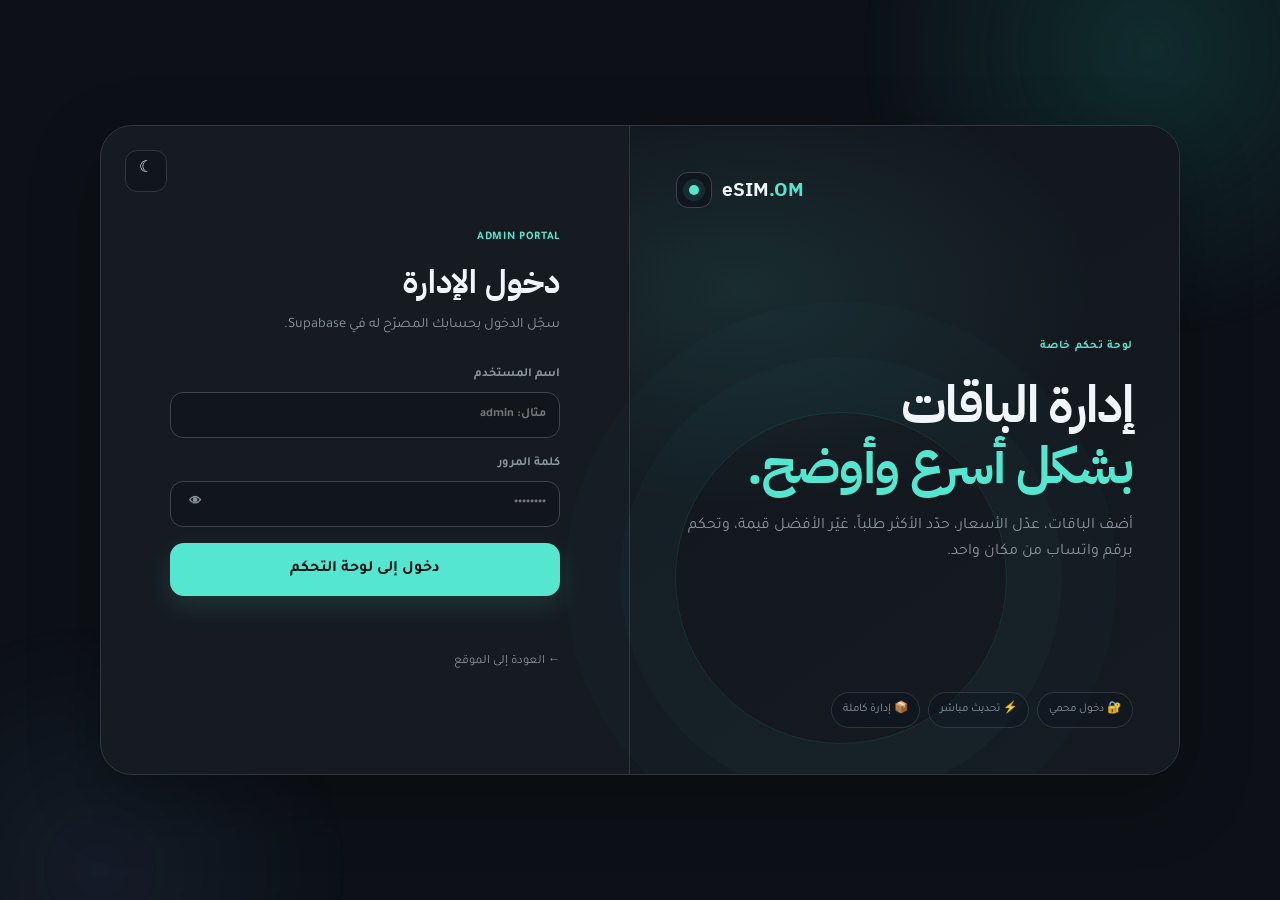
<file: admin.html>
<!doctype html>
<html lang="ar" dir="rtl" data-theme="dark">
<head>
  <meta charset="utf-8">
  <meta name="viewport" content="width=device-width,initial-scale=1,viewport-fit=cover">
  <meta name="robots" content="noindex,nofollow">
  <meta name="theme-color" content="#07111f">
  <title>eSIM.OM — لوحة الإدارة</title>

  <link rel="preconnect" href="https://fonts.googleapis.com">
  <link rel="preconnect" href="https://fonts.gstatic.com" crossorigin>
  <link href="https://fonts.googleapis.com/css2?family=IBM+Plex+Sans+Arabic:wght@400;500;600;700&family=JetBrains+Mono:wght@600;700&family=Tajawal:wght@400;500;700&display=swap" rel="stylesheet">
  <style>
:root{
  --bg:#07111f;
  --bg2:#0b1728;
  --surface:#0f1e32;
  --surface2:#13253d;
  --surface3:#182d49;
  --text:#f6fbff;
  --muted:#8ea2b9;
  --line:rgba(255,255,255,.09);
  --line2:rgba(255,255,255,.15);
  --accent:#28d5bd;
  --accent2:#17bca6;
  --gold:#ffbf47;
  --red:#ff6f7d;
  --purple:#aa8cff;
  --blue:#6ea8ff;
  --shadow:0 24px 70px rgba(0,0,0,.30);
  --radius:22px;
  --sidebar:260px;
}
html[data-theme="light"]{
  --bg:#f5f8fb;
  --bg2:#eef3f7;
  --surface:#ffffff;
  --surface2:#f7fafc;
  --surface3:#edf3f7;
  --text:#0a1728;
  --muted:#687b8f;
  --line:rgba(8,25,45,.09);
  --line2:rgba(8,25,45,.15);
  --shadow:0 22px 55px rgba(35,58,82,.12);
}
*{box-sizing:border-box;margin:0;padding:0}
html{scroll-behavior:smooth}
body{
  min-height:100vh;
  background:var(--bg);
  color:var(--text);
  font-family:'Tajawal',sans-serif;
  line-height:1.6;
  overflow-x:hidden;
  transition:background .2s,color .2s;
}
button,input,select,textarea{font:inherit}
button{color:inherit}
a{text-decoration:none;color:inherit}
[hidden]{display:none!important}
.ambient{position:fixed;border-radius:50%;filter:blur(1px);pointer-events:none;z-index:-1}
.ambient-a{width:620px;height:620px;top:-260px;right:-180px;background:radial-gradient(circle,rgba(40,213,189,.14),transparent 66%)}
.ambient-b{width:520px;height:520px;bottom:-230px;left:-160px;background:radial-gradient(circle,rgba(110,168,255,.08),transparent 68%)}

.brand{display:inline-flex;align-items:center;gap:10px;direction:ltr;font-family:'IBM Plex Sans Arabic',sans-serif;font-weight:700;font-size:1.2rem}
.brand strong{color:var(--accent)}
.brand-mark{width:36px;height:36px;border:1px solid var(--line2);border-radius:12px;background:var(--surface2);display:grid;place-items:center}
.brand-mark i{width:10px;height:10px;border-radius:50%;background:var(--accent);box-shadow:0 0 0 6px rgba(40,213,189,.12)}
.eyebrow,.admin-kicker,.top-eyebrow{font-size:.72rem;font-weight:700;letter-spacing:.06em;text-transform:uppercase;color:var(--accent)}
.primary-btn,.secondary-btn,.icon-btn,.text-btn{
  border:0;cursor:pointer;transition:.18s ease;
}
.primary-btn{
  display:inline-flex;align-items:center;justify-content:center;gap:8px;
  background:var(--accent);color:#031a16;font-weight:700;
  padding:12px 18px;border-radius:14px;box-shadow:0 10px 28px rgba(40,213,189,.16);
}
.primary-btn:hover{background:var(--accent2);transform:translateY(-1px)}
.secondary-btn{
  display:inline-flex;align-items:center;justify-content:center;gap:7px;
  background:var(--surface2);border:1px solid var(--line2);padding:11px 16px;border-radius:13px;font-weight:700;
}
.secondary-btn:hover{border-color:var(--accent);color:var(--accent)}
.primary-btn.compact,.secondary-btn.compact{padding:9px 13px;font-size:.8rem;border-radius:11px}
.primary-btn.full{width:100%;padding:14px}
.primary-btn.fit{width:max-content}
.icon-btn{
  width:42px;height:42px;border:1px solid var(--line);border-radius:12px;background:var(--surface2);
  display:grid;place-items:center;font-size:1rem;
}
.icon-btn:hover{border-color:var(--accent);color:var(--accent)}
.text-btn{background:transparent;color:var(--accent);font-weight:700;font-size:.78rem}
.text-btn:hover{opacity:.75}

/* LOGIN */
.login-shell{min-height:100vh;display:grid;place-items:center;padding:24px}
.login-panel{
  width:min(1080px,100%);min-height:650px;display:grid;grid-template-columns:1.02fr .98fr;
  border:1px solid var(--line);background:var(--surface);border-radius:32px;overflow:hidden;box-shadow:var(--shadow);
}
.login-visual{
  position:relative;padding:46px;display:flex;flex-direction:column;justify-content:space-between;
  background:
    radial-gradient(520px 320px at 20% 25%,rgba(40,213,189,.14),transparent 68%),
    linear-gradient(145deg,var(--surface2),var(--surface));
  border-left:1px solid var(--line);
}
.login-visual:after{
  content:"";position:absolute;width:330px;height:330px;border:1px solid rgba(40,213,189,.12);border-radius:50%;
  left:45px;bottom:30px;box-shadow:0 0 0 55px rgba(40,213,189,.025),0 0 0 110px rgba(40,213,189,.018);
}
.visual-copy{position:relative;z-index:2;max-width:480px}
.visual-copy h1{font-family:'IBM Plex Sans Arabic';font-size:clamp(2.3rem,4vw,3.8rem);line-height:1.2;margin:14px 0 18px;letter-spacing:-.02em}
.visual-copy h1 em{font-style:normal;color:var(--accent)}
.visual-copy p{color:var(--muted);max-width:460px}
.visual-chips{position:relative;z-index:2;display:flex;flex-wrap:wrap;gap:8px}
.visual-chips span{border:1px solid var(--line);background:rgba(7,17,31,.25);padding:8px 11px;border-radius:999px;font-size:.72rem;color:var(--muted)}
html[data-theme="light"] .visual-chips span{background:rgba(255,255,255,.55)}
.login-form-side{position:relative;display:grid;place-items:center;padding:42px}
.login-form-side .theme-btn{position:absolute;top:24px;left:24px}
.login-card{width:min(390px,100%)}
.login-card h2{font-family:'IBM Plex Sans Arabic';font-size:2rem;margin:6px 0}
.login-card>p{color:var(--muted);font-size:.9rem}
.login-card form{margin-top:28px;display:grid;gap:16px}
label{display:grid;gap:7px;color:var(--muted);font-size:.78rem;font-weight:700}
input,select,textarea{
  width:100%;border:1px solid var(--line2);background:var(--bg2);color:var(--text);
  border-radius:13px;padding:12px 13px;outline:none;transition:.18s;
}
input:focus,select:focus,textarea:focus{border-color:var(--accent);box-shadow:0 0 0 3px rgba(40,213,189,.08)}
textarea{resize:vertical}
.password-wrap{position:relative}
.password-wrap input{padding-left:48px}
.inside-btn{position:absolute;left:6px;top:50%;transform:translateY(-50%);border:0;background:transparent;cursor:pointer;width:38px;height:38px}
.form-message{min-height:20px;font-size:.78rem}
.form-message.error{color:var(--red)}
.form-message.success{color:var(--accent)}
.setup-warning{margin-top:15px;padding:11px 12px;border:1px solid rgba(255,191,71,.22);background:rgba(255,191,71,.08);color:#ddb45f;border-radius:12px;font-size:.75rem}
.back-link{display:inline-block;margin-top:20px;color:var(--muted);font-size:.78rem}
.back-link:hover{color:var(--accent)}

/* APP */
.app-shell{min-height:100vh;display:grid;grid-template-columns:var(--sidebar) 1fr}
.sidebar{
  position:fixed;right:0;top:0;bottom:0;width:var(--sidebar);z-index:40;
  background:color-mix(in srgb,var(--surface) 94%,transparent);backdrop-filter:blur(18px);
  border-left:1px solid var(--line);padding:22px 16px;display:flex;flex-direction:column;
}
.sidebar-top{display:flex;align-items:center;justify-content:space-between;padding:0 7px 20px}
.sidebar-close{display:none;border:0;background:transparent;font-size:1.7rem;cursor:pointer}
.admin-profile{display:flex;align-items:center;gap:11px;border:1px solid var(--line);background:var(--surface2);padding:12px;border-radius:16px;margin-bottom:18px}
.avatar{width:38px;height:38px;border-radius:12px;background:linear-gradient(145deg,var(--accent),#40ebd2);color:#04221d;display:grid;place-items:center;font-weight:700}
.admin-profile div:last-child{min-width:0;display:grid}
.admin-profile b{font-size:.82rem}
.admin-profile span{color:var(--muted);font-size:.64rem;overflow:hidden;text-overflow:ellipsis;white-space:nowrap}
.side-nav{display:grid;gap:6px}
.nav-item{
  width:100%;border:0;background:transparent;color:var(--muted);display:flex;align-items:center;gap:10px;
  padding:11px 12px;border-radius:12px;cursor:pointer;text-align:right;font-weight:700;font-size:.83rem;
}
.nav-item:hover{background:var(--surface2);color:var(--text)}
.nav-item.active{background:rgba(40,213,189,.10);color:var(--accent)}
.nav-icon{width:28px;height:28px;border:1px solid var(--line);border-radius:9px;display:grid;place-items:center}
.nav-item small{margin-right:auto;background:var(--surface3);border:1px solid var(--line);padding:1px 7px;border-radius:999px;font-family:'JetBrains Mono';font-size:.62rem}
.nav-chevron{font-size:.72rem;color:var(--muted);transition:transform .2s ease;display:inline-block}
.nav-item.nav-expanded .nav-chevron{transform:rotate(180deg);color:var(--accent)}
.nav-subgroup{max-height:0;overflow:hidden;transition:max-height .22s ease}
.nav-subgroup.open{max-height:120px}
.nav-item.nav-subitem{margin:1px 0 5px 0;padding-right:20px;font-size:.76rem;color:var(--muted);position:relative}
.nav-item.nav-subitem:before{content:"";position:absolute;right:9px;top:0;bottom:50%;width:9px;border-right:1px solid var(--line2);border-bottom:1px solid var(--line2);border-radius:0 0 0 8px}
.nav-item.nav-subitem .nav-icon{width:22px;height:22px;font-size:.78rem}
.nav-item.nav-subitem.active{background:rgba(40,213,189,.08)}
.sidebar-note{margin-top:auto;display:flex;align-items:flex-start;gap:9px;border:1px solid var(--line);background:var(--surface2);padding:12px;border-radius:14px}
.status-pulse{width:8px;height:8px;margin-top:5px;border-radius:50%;background:var(--accent);box-shadow:0 0 0 5px rgba(40,213,189,.10)}
.sidebar-note div{display:grid}
.sidebar-note b{font-size:.72rem}
.sidebar-note small{font-size:.63rem;color:var(--muted)}
.logout-side{margin-top:9px;width:100%;border:1px solid var(--line);background:transparent;color:var(--muted);padding:10px;border-radius:11px;cursor:pointer;font-weight:700;font-size:.76rem}
.logout-side:hover{border-color:var(--red);color:var(--red)}

.workspace{grid-column:2;min-width:0}
.topbar{
  height:76px;position:sticky;top:0;z-index:30;background:color-mix(in srgb,var(--bg) 78%,transparent);backdrop-filter:blur(18px);
  border-bottom:1px solid var(--line);display:flex;align-items:center;justify-content:space-between;padding:0 28px;
}
.topbar-start{display:flex;align-items:center;gap:12px}
.topbar-start h1{font-family:'IBM Plex Sans Arabic';font-size:1.24rem;line-height:1.2}
.topbar-actions{display:flex;align-items:center;gap:8px}
.menu-btn{display:none}
.content{padding:28px;max-width:1450px;margin:auto}
.view{display:none}
.view.active{display:block}
.hero-card{
  padding:27px;border:1px solid rgba(40,213,189,.20);border-radius:24px;background:
  radial-gradient(460px 180px at 90% 0,rgba(40,213,189,.13),transparent 70%),var(--surface);
  display:flex;align-items:center;justify-content:space-between;gap:20px;margin-bottom:17px;
}
.hero-card h2{font-family:'IBM Plex Sans Arabic';font-size:1.75rem;margin:5px 0}
.hero-card p{color:var(--muted);font-size:.86rem;max-width:650px}
.stats-grid{display:grid;grid-template-columns:repeat(4,1fr);gap:12px;margin-bottom:17px}
.stat-card{border:1px solid var(--line);background:var(--surface);border-radius:19px;padding:17px;display:flex;align-items:center;gap:13px}
.stat-icon{width:43px;height:43px;border-radius:13px;background:rgba(110,168,255,.10);color:var(--blue);display:grid;place-items:center;font-weight:700;font-size:1.05rem}
.stat-icon.success{background:rgba(40,213,189,.10);color:var(--accent)}
.stat-icon.gold{background:rgba(255,191,71,.10);color:var(--gold)}
.stat-icon.purple{background:rgba(170,140,255,.10);color:var(--purple)}
.stat-card div:last-child{display:grid}
.stat-card span{color:var(--muted);font-size:.72rem}
.stat-card b{font-family:'JetBrains Mono';font-size:1.4rem}
.stat-card small{color:var(--muted);font-size:.62rem}
.overview-grid{display:grid;grid-template-columns:1.55fr .85fr;gap:14px}
.panel{border:1px solid var(--line);background:var(--surface);border-radius:20px;padding:19px}
.panel-head{display:flex;align-items:center;justify-content:space-between;gap:15px;margin-bottom:15px}
.panel-head h3{font-family:'IBM Plex Sans Arabic';font-size:1.05rem}
.featured-preview{display:grid;grid-template-columns:repeat(3,1fr);gap:9px}
.mini-featured{position:relative;border:1px solid var(--line);background:var(--surface2);border-radius:15px;padding:14px}
.mini-featured.best{border-color:rgba(255,191,71,.30)}
.mini-featured .star{position:absolute;top:9px;left:9px;color:var(--gold);font-size:.75rem}
.mini-featured span{color:var(--muted);font-size:.64rem}
.mini-featured b{display:block;font-family:'IBM Plex Sans Arabic';font-size:1.12rem;margin:2px 0}
.mini-featured strong{color:var(--accent);font-family:'JetBrains Mono';font-size:.82rem}
.quick-panel{display:grid;align-content:start}
.quick-action{border:1px solid var(--line);background:var(--surface2);padding:11px;border-radius:13px;display:flex;align-items:center;gap:11px;text-align:right;cursor:pointer;margin-bottom:8px}
.quick-action:hover{border-color:var(--accent)}
.quick-action>span{width:34px;height:34px;border-radius:10px;background:rgba(40,213,189,.09);color:var(--accent);display:grid;place-items:center;font-size:1.05rem}
.quick-action div{display:grid}
.quick-action b{font-size:.78rem}
.quick-action small{font-size:.64rem;color:var(--muted)}

.section-title-row{display:flex;align-items:flex-end;justify-content:space-between;gap:20px;margin-bottom:18px}
.section-title-row h2{font-family:'IBM Plex Sans Arabic';font-size:1.7rem;margin:2px 0}
.section-title-row p{color:var(--muted);font-size:.82rem}
.package-toolbar{display:grid;grid-template-columns:minmax(240px,1.4fr) repeat(3,minmax(130px,.6fr));gap:9px;margin-bottom:12px}
.package-toolbar select{padding:10px 11px}
.search-box{position:relative}
.search-box>span{position:absolute;right:13px;top:50%;transform:translateY(-50%);z-index:2;color:var(--muted)}
.search-box input{padding-right:38px;height:44px}
.table-shell{border:1px solid var(--line);border-radius:18px;overflow:hidden;background:var(--surface)}
.table-head,.package-row-admin{display:grid;grid-template-columns:1.65fr .65fr .75fr .95fr 1fr;gap:10px;align-items:center}
.table-head{padding:11px 15px;background:var(--surface2);color:var(--muted);font-size:.67rem;font-weight:700;border-bottom:1px solid var(--line)}
.package-row-admin{padding:13px 15px;border-bottom:1px solid var(--line)}
.package-row-admin:last-child{border-bottom:0}
.pkg-main{display:flex;align-items:center;gap:10px;min-width:0}
.pkg-avatar{width:38px;height:38px;border-radius:11px;background:rgba(40,213,189,.09);color:var(--accent);display:grid;place-items:center;font-family:'JetBrains Mono';font-size:.68rem}
.pkg-info{min-width:0}
.pkg-info b{display:block;font-family:'IBM Plex Sans Arabic';font-size:.84rem;white-space:nowrap;overflow:hidden;text-overflow:ellipsis}
.pkg-info span{font-size:.65rem;color:var(--muted)}
.pkg-price{font-family:'JetBrains Mono';font-size:.8rem}
.status-pill,.feature-pill{display:inline-flex;align-items:center;gap:5px;width:max-content;padding:5px 8px;border-radius:999px;font-size:.65rem;border:1px solid var(--line);background:var(--surface2)}
.status-pill.active{color:var(--accent);background:rgba(40,213,189,.07)}
.status-pill.inactive{color:var(--muted)}
.feature-pill.featured{color:var(--gold);background:rgba(255,191,71,.08)}
.feature-pill.best{color:var(--purple);background:rgba(170,140,255,.08)}
.row-actions{display:flex;align-items:center;justify-content:flex-start;gap:5px;flex-wrap:wrap}
.mini-action{border:1px solid var(--line);background:var(--surface2);padding:6px 8px;border-radius:9px;cursor:pointer;font-size:.64rem;color:var(--muted)}
.mini-action:hover{border-color:var(--accent);color:var(--accent)}
.mini-action.danger:hover{border-color:var(--red);color:var(--red)}
.mini-action.service-activate{
  border-color:rgba(40,213,189,.35);
  background:rgba(40,213,189,.10);
  color:var(--accent);
  font-weight:700;
}
.mini-action.service-activate:hover{
  border-color:var(--accent);
  background:rgba(40,213,189,.16);
  color:var(--accent);
}
.results-foot{display:flex;align-items:center;justify-content:space-between;gap:14px;color:var(--muted);font-size:.68rem;padding:10px 3px}
.empty-state{padding:50px 20px;text-align:center;color:var(--muted)}
.empty-state b{display:block;color:var(--text);margin-bottom:4px}

.settings-grid{display:grid;grid-template-columns:1.2fr .8fr;gap:14px}
.settings-form{display:grid;gap:16px}
.settings-form label small{font-weight:400;color:var(--muted)}
.system-card{align-self:start}
.system-row{display:flex;align-items:center;justify-content:space-between;gap:12px;border-bottom:1px solid var(--line);padding:11px 0;font-size:.75rem}
.system-row:last-child{border-bottom:0}
.system-row span{color:var(--muted)}
.system-row b{font-size:.7rem;max-width:62%;text-align:left;overflow:hidden;text-overflow:ellipsis;white-space:nowrap}
.system-row b.ok{color:var(--accent)}

/* NETFLIX FIELD CONFIG */
.field-config-list{display:grid;gap:12px;margin-bottom:16px}
.field-config-card{border:1px solid var(--line);background:var(--surface);border-radius:18px;padding:16px}
.field-config-card-head{display:flex;align-items:center;gap:10px;margin-bottom:12px}
.field-config-card-head .field-index{width:26px;height:26px;flex:none;border-radius:9px;background:var(--surface3);border:1px solid var(--line);display:grid;place-items:center;font-family:'JetBrains Mono';font-size:.68rem;color:var(--muted)}
.field-label-input{flex:1;border:1px solid var(--line2);background:var(--bg2);color:var(--text);border-radius:11px;padding:9px 12px;font-weight:700;font-size:.86rem;outline:none}
.field-label-input:focus{border-color:var(--accent);box-shadow:0 0 0 3px rgba(40,213,189,.08)}
.field-type-tag{flex:none;font-size:.64rem;color:var(--muted);border:1px solid var(--line);background:var(--surface2);padding:3px 9px;border-radius:999px}
.field-options-wrap{display:flex;flex-wrap:wrap;gap:7px;margin-bottom:10px}
.option-chip{display:inline-flex;align-items:center;gap:6px;border:1px solid var(--line2);background:var(--surface2);border-radius:11px;padding:5px 6px 5px 8px}
.option-chip input{border:0;background:transparent;color:var(--text);font-size:.78rem;padding:2px 2px;outline:none;width:auto;min-width:40px}
.option-chip .option-remove{border:0;background:transparent;color:var(--muted);cursor:pointer;font-size:.85rem;line-height:1;padding:2px 4px;border-radius:7px}
.option-chip .option-remove:hover{color:var(--red);background:rgba(255,111,125,.1)}
.field-config-card-foot{display:flex;align-items:center;gap:8px}
.field-add-option{display:flex;align-items:center;gap:8px;flex:1}
.field-add-option input{flex:1;border:1px solid var(--line);background:var(--bg2);color:var(--text);border-radius:10px;padding:8px 11px;font-size:.78rem;outline:none}
.field-add-option input:focus{border-color:var(--accent)}
.field-delete-btn{flex:none}
.field-config-add .form-grid{margin-bottom:14px}
#netflixCustomFieldsAnchor{grid-column:1/-1;height:0;margin:0;padding:0}


/* =========================================================
   SERVICE BUILDER — Phase 2
   Reuses the existing admin design system.
   ========================================================= */
.service-toolbar{display:grid;grid-template-columns:minmax(240px,1.4fr) minmax(150px,.55fr);gap:9px;margin-bottom:14px}
.service-stats{display:grid;grid-template-columns:repeat(3,1fr);gap:10px;margin-bottom:14px}
.service-stat{border:1px solid var(--line);background:var(--surface);border-radius:17px;padding:14px 16px;display:flex;align-items:center;justify-content:space-between;gap:12px}
.service-stat span{font-size:.7rem;color:var(--muted)}
.service-stat b{font-family:'JetBrains Mono';font-size:1.2rem}
.service-admin-list{display:grid;gap:10px}
.service-admin-card{--service-accent:var(--accent);display:grid;grid-template-columns:minmax(250px,1.5fr) .65fr .65fr auto;align-items:center;gap:12px;border:1px solid var(--line);background:var(--surface);border-radius:18px;padding:14px 15px;position:relative;overflow:hidden}
.service-admin-card:before{content:"";position:absolute;right:0;top:0;bottom:0;width:3px;background:var(--service-accent)}
.service-main{display:flex;align-items:center;gap:11px;min-width:0}
.service-admin-icon{width:42px;height:42px;border-radius:12px;display:grid;place-items:center;background:color-mix(in srgb,var(--service-accent) 12%,var(--surface2));color:var(--service-accent);border:1px solid color-mix(in srgb,var(--service-accent) 28%,var(--line));font-family:'IBM Plex Sans Arabic';font-weight:800;flex:none;overflow:hidden}
.service-admin-icon img{width:100%;height:100%;object-fit:cover}
.service-copy{min-width:0}.service-copy b{display:block;font-family:'IBM Plex Sans Arabic';font-size:.9rem;white-space:nowrap;overflow:hidden;text-overflow:ellipsis}.service-copy span{display:block;color:var(--muted);font-size:.65rem;white-space:nowrap;overflow:hidden;text-overflow:ellipsis}.service-copy code{font-family:'JetBrains Mono';font-size:.57rem;color:var(--muted)}
.service-metric{display:grid;gap:1px}.service-metric small{font-size:.58rem;color:var(--muted)}.service-metric b{font-family:'JetBrains Mono';font-size:.8rem}
.service-status{display:inline-flex;align-items:center;width:max-content;padding:5px 9px;border-radius:999px;border:1px solid var(--line);font-size:.64rem;font-weight:700;background:var(--surface2)}
.service-status.published{color:var(--accent);background:rgba(40,213,189,.07)}
.service-status.draft{color:var(--gold);background:rgba(255,191,71,.08)}
.service-status.archived{color:var(--muted)}
.service-actions{display:flex;gap:6px;justify-content:flex-start;flex-wrap:wrap}

.service-detail-hero{--service-accent:var(--accent);border:1px solid var(--line);background:radial-gradient(440px 150px at 90% 0,color-mix(in srgb,var(--service-accent) 13%,transparent),transparent 72%),var(--surface);border-radius:22px;padding:20px;margin-bottom:14px}
.service-detail-head{display:flex;align-items:center;justify-content:space-between;gap:16px}
.service-detail-identity{display:flex;align-items:center;gap:12px;min-width:0}.service-detail-identity .service-admin-icon{width:50px;height:50px}.service-detail-identity h2{font-family:'IBM Plex Sans Arabic';font-size:1.35rem}.service-detail-identity p{font-size:.72rem;color:var(--muted)}
.service-tabs{display:flex;gap:7px;overflow:auto;scrollbar-width:none;border-bottom:1px solid var(--line);padding:0 2px 9px;margin:15px 0}.service-tabs::-webkit-scrollbar{display:none}
.service-tab{border:1px solid var(--line);background:var(--surface2);color:var(--muted);padding:8px 12px;border-radius:11px;cursor:pointer;font-weight:700;font-size:.72rem;white-space:nowrap}.service-tab.active{border-color:color-mix(in srgb,var(--accent) 48%,var(--line));color:var(--accent);background:rgba(40,213,189,.08)}
.service-tab-panel{display:none}.service-tab-panel.active{display:block}
.service-field-summary{display:grid;grid-template-columns:repeat(2,minmax(0,1fr));gap:8px}.service-field-summary article{border:1px solid var(--line);background:var(--surface2);border-radius:13px;padding:10px}.service-field-summary b{font-size:.76rem}.service-field-summary span{display:block;color:var(--muted);font-size:.61rem}

.builder-shell{display:grid;grid-template-columns:220px minmax(0,1fr);gap:14px;align-items:start}
.builder-rail{position:sticky;top:92px;border:1px solid var(--line);background:var(--surface);border-radius:19px;padding:11px;display:grid;gap:6px}
.builder-step{border:0;background:transparent;color:var(--muted);padding:10px;border-radius:11px;cursor:pointer;text-align:right;display:grid;grid-template-columns:28px 1fr;gap:8px;align-items:center;font-weight:700;font-size:.73rem}.builder-step span:first-child{width:27px;height:27px;border:1px solid var(--line);background:var(--surface2);border-radius:9px;display:grid;place-items:center;font-family:'JetBrains Mono';font-size:.62rem}.builder-step.active{background:rgba(40,213,189,.09);color:var(--accent)}.builder-step.active span:first-child{border-color:rgba(40,213,189,.35)}
.builder-content{min-width:0}.builder-panel{display:none;border:1px solid var(--line);background:var(--surface);border-radius:20px;padding:19px}.builder-panel.active{display:block}.builder-panel-head{display:flex;align-items:flex-start;justify-content:space-between;gap:12px;margin-bottom:15px}.builder-panel-head h3{font-family:'IBM Plex Sans Arabic';font-size:1.12rem}.builder-panel-head p{font-size:.7rem;color:var(--muted);max-width:620px}.builder-form-grid{display:grid;grid-template-columns:1fr 1fr;gap:11px}.builder-form-grid .span-2{grid-column:1/-1}.builder-form-grid small{font-weight:400;color:var(--muted)}
.color-input-row{display:grid;grid-template-columns:1fr 52px;gap:7px;align-items:center}.color-input-row input[type=color]{padding:3px;height:46px;cursor:pointer}
.builder-actions{position:sticky;bottom:0;z-index:10;display:flex;align-items:center;justify-content:space-between;gap:9px;margin-top:12px;padding:11px;border:1px solid var(--line);background:color-mix(in srgb,var(--surface) 94%,transparent);backdrop-filter:blur(14px);border-radius:16px}.builder-actions>div{display:flex;gap:7px}

.builder-fields{display:grid;gap:10px}.builder-field{border:1px solid var(--line);background:var(--surface2);border-radius:16px;padding:13px}.builder-field.archived{opacity:.58}.builder-field-head{display:flex;align-items:center;justify-content:space-between;gap:10px;margin-bottom:11px}.builder-field-title{display:flex;align-items:center;gap:8px;min-width:0}.builder-field-index{width:27px;height:27px;border-radius:9px;background:var(--surface3);border:1px solid var(--line);display:grid;place-items:center;font-family:'JetBrains Mono';font-size:.62rem;color:var(--muted);flex:none}.builder-field-title b{font-size:.78rem;white-space:nowrap;overflow:hidden;text-overflow:ellipsis}.builder-field-title code{font-family:'JetBrains Mono';font-size:.56rem;color:var(--muted)}.locked-chip{font-size:.56rem;padding:2px 7px;border-radius:999px;border:1px solid var(--line);color:var(--muted)}
.builder-field-grid{display:grid;grid-template-columns:1fr 1fr 1fr;gap:8px}.builder-field-grid label{font-size:.67rem}.builder-field-grid input,.builder-field-grid select,.builder-field-grid textarea{padding:9px 10px;border-radius:10px;font-size:.76rem}.builder-field-grid .wide{grid-column:span 2}.builder-field-grid .full{grid-column:1/-1}
.builder-field-flags{display:grid;grid-template-columns:repeat(6,minmax(0,1fr));gap:6px;margin-top:9px}.builder-flag{position:relative;display:flex;align-items:center;gap:6px;border:1px solid var(--line);background:var(--surface);padding:7px;border-radius:10px;font-size:.58rem;color:var(--muted);cursor:pointer}.builder-flag input{width:auto}.builder-flag:has(input:checked){border-color:rgba(40,213,189,.28);color:var(--accent);background:rgba(40,213,189,.05)}
.builder-field-actions{display:flex;gap:5px}.builder-field-actions button{border:1px solid var(--line);background:var(--surface);color:var(--muted);padding:5px 7px;border-radius:8px;cursor:pointer;font-size:.62rem}.builder-field-actions button:hover{border-color:var(--accent);color:var(--accent)}.builder-field-actions .danger:hover{border-color:var(--red);color:var(--red)}
.builder-empty{padding:28px;text-align:center;border:1px dashed var(--line);border-radius:15px;color:var(--muted);font-size:.72rem}
.builder-help{border:1px solid rgba(110,168,255,.18);background:rgba(110,168,255,.06);padding:10px 12px;border-radius:12px;color:var(--muted);font-size:.67rem;margin-bottom:12px}.builder-help b{color:var(--text)}

.service-preview-wrap{display:grid;grid-template-columns:1fr .8fr;gap:13px}.service-preview-card{--service-accent:var(--accent);border:1px solid color-mix(in srgb,var(--service-accent) 32%,var(--line));background:radial-gradient(340px 140px at 100% 0,color-mix(in srgb,var(--service-accent) 11%,transparent),transparent 70%),var(--surface2);border-radius:18px;padding:18px;min-height:240px}.service-preview-card .service-admin-icon{margin-bottom:12px}.service-preview-card h3{font-family:'IBM Plex Sans Arabic';font-size:1.25rem}.service-preview-card>p{color:var(--muted);font-size:.7rem;margin:4px 0 14px}.preview-field-list{display:flex;flex-wrap:wrap;gap:6px}.preview-field-list span{border:1px solid var(--line);background:var(--surface);padding:5px 8px;border-radius:999px;font-size:.59rem;color:var(--muted)}
.builder-review{display:grid;grid-template-columns:repeat(2,1fr);gap:10px}.builder-review article{border:1px solid var(--line);background:var(--surface2);border-radius:14px;padding:12px}.builder-review span{display:block;font-size:.6rem;color:var(--muted)}.builder-review b{display:block;font-size:.8rem;margin-top:2px;overflow-wrap:anywhere}


/* =========================================================
   SERVICE BUILDER — SIMPLE MODE
   Technical configuration remains in JS/DB but is hidden from normal use.
   ========================================================= */
.simple-field-type{
  display:block;
  margin-top:1px;
  color:var(--muted);
  font-size:.58rem;
}
.simple-field-grid{
  grid-template-columns:1fr 1fr;
}
.simple-field-grid .full{
  grid-column:1/-1;
}
.simple-field-grid small{
  color:var(--muted);
  font-weight:400;
  font-size:.6rem;
}
.simple-hidden-option{
  opacity:.48;
}
.simple-flags{
  grid-template-columns:repeat(5,minmax(0,1fr));
}
.builder-advanced{
  margin-top:10px;
  border-top:1px solid var(--line);
  padding-top:9px;
}
.builder-advanced summary{
  width:max-content;
  cursor:pointer;
  color:var(--muted);
  font-size:.65rem;
  font-weight:700;
  user-select:none;
}
.builder-advanced[open] summary{
  color:var(--accent);
}
.simple-advanced-grid{
  grid-template-columns:1fr 1fr;
  margin-top:9px;
}
.builder-actions button[hidden]{
  display:none!important;
}


/* FINAL CMS: service ordering + direct field settings */
.service-order-actions{display:flex;gap:5px;align-items:center}
.service-order-actions .mini-action[disabled]{opacity:.35;cursor:not-allowed}
.service-order-chip{font-family:'JetBrains Mono';font-size:.58rem;color:var(--muted);padding:3px 7px;border:1px solid var(--line);border-radius:999px}
.generic-field-settings-list{display:grid;gap:10px;margin-top:12px}
.generic-field-settings-card{border:1px solid var(--line);background:var(--surface2);border-radius:16px;padding:13px}
.generic-field-settings-card.archived{opacity:.58}
.generic-field-settings-head{display:flex;align-items:center;justify-content:space-between;gap:10px;margin-bottom:10px}
.generic-field-settings-title{display:flex;align-items:center;gap:8px;min-width:0}
.generic-field-settings-title b{font-size:.8rem}
.generic-field-settings-title small{font-size:.58rem;color:var(--muted)}
.generic-field-settings-grid{display:grid;grid-template-columns:1fr .75fr 1.25fr;gap:8px}
.generic-field-settings-grid label{font-size:.66rem}
.generic-field-settings-grid input,.generic-field-settings-grid select{padding:9px 10px;border-radius:10px;font-size:.75rem}
.generic-field-settings-flags{display:flex;gap:7px;flex-wrap:wrap;margin-top:9px}
.generic-field-settings-flags label{display:flex;align-items:center;gap:5px;border:1px solid var(--line);background:var(--surface);border-radius:10px;padding:7px 9px;font-size:.61rem;color:var(--muted)}
.generic-field-settings-flags input{width:auto}
.generic-field-settings-actions{display:flex;gap:5px;flex-wrap:wrap}
.generic-field-add{margin-top:14px;padding-top:14px;border-top:1px solid var(--line)}
.generic-field-add-grid{display:grid;grid-template-columns:1fr .8fr 1.2fr auto;gap:8px;align-items:end}
.generic-field-add-grid label{font-size:.66rem}
.generic-field-add-grid input,.generic-field-add-grid select{padding:9px 10px;border-radius:10px;font-size:.75rem}
@media(max-width:760px){.generic-field-settings-grid,.generic-field-add-grid{grid-template-columns:1fr}.service-order-actions{width:100%;justify-content:flex-start}}

@media(max-width:1050px){.service-admin-card{grid-template-columns:1fr .55fr auto}.service-admin-card .service-metric.fields{display:none}.builder-field-flags{grid-template-columns:repeat(3,1fr)}}
@media(max-width:860px){
  .service-toolbar{grid-template-columns:1fr}.service-stats{grid-template-columns:repeat(3,1fr)}
  .service-admin-card{grid-template-columns:1fr;gap:9px}.service-admin-card .service-metric.fields{display:grid}.service-actions{justify-content:flex-start}
  .builder-shell{grid-template-columns:1fr}.builder-rail{position:static;display:flex;overflow:auto;scrollbar-width:none}.builder-rail::-webkit-scrollbar{display:none}.builder-step{min-width:138px;grid-template-columns:25px 1fr;padding:8px}
  .builder-panel{padding:14px}.builder-form-grid{grid-template-columns:1fr}.simple-field-grid,.simple-advanced-grid{grid-template-columns:1fr}.simple-flags{grid-template-columns:repeat(2,1fr)}.builder-form-grid .span-2{grid-column:auto}.builder-field-grid{grid-template-columns:1fr 1fr}.builder-field-grid .wide,.builder-field-grid .full{grid-column:1/-1}.builder-field-flags{grid-template-columns:repeat(2,1fr)}
  .service-preview-wrap{grid-template-columns:1fr}.service-field-summary{grid-template-columns:1fr}.builder-actions{bottom:82px;flex-direction:column;align-items:stretch}.builder-actions>div{display:grid;grid-template-columns:1fr 1fr}.builder-actions .primary-btn,.builder-actions .secondary-btn{width:100%}
}
@media(max-width:520px){.service-stats{grid-template-columns:1fr}.builder-field-grid{grid-template-columns:1fr}.builder-field-grid .wide,.builder-field-grid .full{grid-column:auto}.builder-field-flags{grid-template-columns:1fr 1fr}.service-detail-head{align-items:flex-start;flex-direction:column}.builder-review{grid-template-columns:1fr}}

/* DIALOG */
.package-dialog{
  width:min(980px,calc(100% - 28px));max-height:min(88vh,820px);border:1px solid var(--line2);border-radius:24px;
  background:var(--surface);color:var(--text);padding:0;box-shadow:var(--shadow);overflow:hidden;
}
.package-dialog::backdrop{background:rgba(0,0,0,.62);backdrop-filter:blur(6px)}
.dialog-layout{display:grid;grid-template-columns:1.45fr .75fr;max-height:88vh}
.dialog-form-side{overflow:auto}
.dialog-head{position:sticky;top:0;z-index:3;background:color-mix(in srgb,var(--surface) 94%,transparent);backdrop-filter:blur(15px);display:flex;align-items:center;justify-content:space-between;padding:18px 20px;border-bottom:1px solid var(--line)}
.dialog-head h3{font-family:'IBM Plex Sans Arabic';font-size:1.3rem}
.dialog-close{width:37px;height:37px;border-radius:11px;border:1px solid var(--line);background:var(--surface2);font-size:1.35rem;cursor:pointer}
#packageForm{padding:20px}
.form-grid{display:grid;grid-template-columns:1fr 1fr;gap:12px}
.span-2{grid-column:1/-1}
.switch-grid{display:grid;grid-template-columns:repeat(3,1fr);gap:8px;margin:17px 0}
.switch-card{position:relative;display:flex;align-items:center;gap:9px;border:1px solid var(--line);background:var(--surface2);padding:10px;border-radius:13px;cursor:pointer}
.switch-card input{position:absolute;opacity:0;pointer-events:none}
.switch-ui{width:34px;height:20px;border-radius:999px;background:#4b5a6b;position:relative;flex:none;transition:.2s}
.switch-ui:after{content:"";width:14px;height:14px;border-radius:50%;background:#fff;position:absolute;top:3px;right:3px;transition:.2s}
.switch-card input:checked+.switch-ui{background:var(--accent)}
.switch-card input:checked+.switch-ui:after{transform:translateX(-14px)}
.switch-card div{display:grid}
.switch-card b{font-size:.7rem;color:var(--text)}
.switch-card small{font-size:.6rem;font-weight:400;color:var(--muted)}
.dialog-actions{display:flex;justify-content:flex-end;gap:8px}
.preview-side{border-right:1px solid var(--line);background:var(--bg2);padding:23px;overflow:auto}
.preview-side h4{font-family:'IBM Plex Sans Arabic';margin:3px 0 20px}
.live-card{position:relative;border:1px solid rgba(40,213,189,.26);background:linear-gradient(155deg,rgba(40,213,189,.07),var(--surface) 50%);border-radius:20px;padding:22px}
.preview-badge{position:absolute;top:-11px;left:14px;background:var(--gold);color:#2c1c00;padding:5px 9px;border-radius:999px;font-size:.62rem;font-weight:700}
.preview-tagline{color:var(--muted);font-size:.68rem}
.live-card h3{font-family:'IBM Plex Sans Arabic';font-size:1.8rem;direction:ltr;text-align:right;margin-top:2px}
.live-card>p{color:var(--muted);font-size:.75rem}
.preview-price{display:flex;align-items:baseline;gap:5px;border-bottom:1px solid var(--line);padding:15px 0;margin-bottom:14px}
.preview-price b{font-family:'JetBrains Mono';color:var(--gold);font-size:1.35rem}
.preview-price span{font-size:.66rem;color:var(--muted)}
.live-card ul{list-style:none;display:grid;gap:7px;color:var(--muted);font-size:.7rem;min-height:72px}
.live-card li::first-letter{color:var(--accent)}
.preview-button{width:100%;border:0;background:var(--accent);color:#03201b;font-weight:700;border-radius:999px;padding:10px;margin-top:16px}
.preview-note{color:var(--muted);font-size:.62rem;text-align:center;margin-top:10px}

/* TOAST */
.toast-stack{position:fixed;left:20px;bottom:20px;z-index:100;display:grid;gap:8px}
.toast{min-width:260px;max-width:360px;background:var(--surface);border:1px solid var(--line2);box-shadow:var(--shadow);padding:11px 13px;border-radius:13px;font-size:.75rem;animation:toastIn .22s ease}
.toast.success{border-color:rgba(40,213,189,.3)}
.toast.error{border-color:rgba(255,111,125,.35)}
@keyframes toastIn{from{opacity:0;transform:translateY(10px)}to{opacity:1;transform:none}}

.sidebar-backdrop{display:none}


/* =========================================================
   MOBILE-ONLY FIX
   Desktop styles above remain unchanged.
   ========================================================= */
@media (max-width:860px){
  html,body{min-height:100%;overflow-x:hidden}
  body{padding-bottom:0}

  /* LOGIN: keep the same design language, reorganized for phone */
  .login-shell{padding:0;display:block;min-height:100dvh}
  .login-panel{
    width:100%;min-height:100dvh;border:0;border-radius:0;box-shadow:none;
    display:flex;flex-direction:column;background:var(--surface);
  }
  .login-visual{
    display:flex!important;min-height:82px;height:82px;padding:18px 20px;
    flex:none;justify-content:center;border-left:0;border-bottom:1px solid var(--line);
    background:var(--surface2);
  }
  .login-visual:after,.visual-copy,.visual-chips{display:none!important}
  .login-visual .brand{align-self:center}
  .login-form-side{
    flex:1;min-height:0!important;padding:30px 20px calc(30px + env(safe-area-inset-bottom));
    display:flex;align-items:flex-start;justify-content:center;
  }
  .login-form-side .theme-btn{top:20px;left:16px}
  .login-card{width:100%;max-width:430px;margin-top:34px}
  .login-card h2{font-size:1.8rem}
  .login-card form{margin-top:22px}
  .login-card input{font-size:16px;min-height:50px}
  .primary-btn.full{min-height:52px}

  /* DASHBOARD: same desktop UI, phone gets a fixed bottom navigation */
  .app-shell{display:block!important;min-height:100dvh;padding-bottom:88px}
  .workspace{grid-column:auto!important;width:100%;min-width:0;padding-bottom:8px}
  .sidebar{
    position:fixed!important;
    top:auto!important;right:0!important;left:0!important;bottom:0!important;
    width:100%!important;height:auto!important;
    transform:none!important;
    padding:7px 8px calc(7px + env(safe-area-inset-bottom))!important;
    border-left:0!important;border-top:1px solid var(--line)!important;
    background:color-mix(in srgb,var(--surface) 96%,transparent)!important;
    backdrop-filter:blur(18px);
    box-shadow:0 -14px 34px rgba(0,0,0,.18)!important;
    z-index:80!important;
  }
  .sidebar-top,.admin-profile,.sidebar-note,.logout-side{display:none!important}
  .side-nav{
    display:grid!important;grid-template-columns:repeat(3,1fr)!important;
    gap:5px!important;width:100%!important;
  }
  .nav-item{
    min-width:0!important;padding:7px 4px!important;border-radius:11px!important;
    display:flex!important;flex-direction:column!important;justify-content:center!important;
    align-items:center!important;gap:2px!important;text-align:center!important;
    font-size:.64rem!important;line-height:1.25!important;
  }
  .nav-item .nav-icon{
    width:28px!important;height:25px!important;border:0!important;
    background:transparent!important;font-size:.95rem!important;
  }
  .nav-item small{display:none!important}
  .nav-item.active{background:rgba(40,213,189,.10)!important;color:var(--accent)!important}
  .sidebar-close,.menu-btn,.sidebar-backdrop{display:none!important}

  .topbar{
    height:66px!important;padding:8px 12px!important;
    top:0!important;z-index:50!important;
    background:color-mix(in srgb,var(--bg) 92%,transparent)!important;
  }
  .topbar-start{min-width:0}
  .topbar-start h1{font-size:1rem!important;white-space:nowrap}
  .top-eyebrow{font-size:.58rem}
  .topbar-actions{gap:6px!important}
  .topbar-actions .secondary-btn{display:none!important}
  .topbar-actions .primary-btn{display:none!important}
  .icon-btn{width:38px;height:38px;border-radius:11px}

  .content{padding:12px!important;width:100%!important}
  .hero-card{
    padding:17px!important;border-radius:18px!important;margin-bottom:11px!important;
    flex-direction:column!important;align-items:flex-start!important;gap:12px!important;
  }
  .hero-card h2{font-size:1.35rem!important}
  .hero-card p{font-size:.76rem!important}
  .hero-card .primary-btn{display:flex!important;width:100%!important;min-height:46px}

  .stats-grid{grid-template-columns:1fr 1fr!important;gap:8px!important;margin-bottom:11px!important}
  .stat-card{padding:11px!important;border-radius:15px!important;gap:8px!important}
  .stat-icon{width:34px!important;height:34px!important;border-radius:10px!important}
  .stat-card span{font-size:.63rem!important}
  .stat-card b{font-size:1.05rem!important}
  .stat-card small{display:none!important}

  .overview-grid{grid-template-columns:1fr!important;gap:10px!important}
  .panel{padding:14px!important;border-radius:17px!important}
  .panel-head{margin-bottom:11px!important}
  .featured-preview{grid-template-columns:repeat(3,minmax(0,1fr))!important;gap:6px!important}
  .mini-featured{padding:10px 8px!important;border-radius:13px!important;min-width:0}
  .mini-featured span{font-size:.55rem!important;white-space:nowrap;overflow:hidden;text-overflow:ellipsis}
  .mini-featured b{font-size:.92rem!important;white-space:nowrap;overflow:hidden;text-overflow:ellipsis}
  .mini-featured strong{font-size:.66rem!important}
  .quick-action{padding:10px!important}

  /* Packages become real touch-friendly cards instead of a squeezed desktop table */
  .section-title-row{
    align-items:flex-start!important;flex-direction:column!important;
    gap:10px!important;margin-bottom:12px!important;
  }
  .section-title-row h2{font-size:1.35rem!important}
  .section-title-row p{font-size:.72rem!important}
  .section-title-row .primary-btn{display:flex!important;width:100%!important;min-height:46px}

  .package-toolbar{grid-template-columns:1fr!important;gap:7px!important;margin-bottom:10px!important}
  .package-toolbar input,.package-toolbar select{font-size:16px!important;min-height:44px}
  .table-shell{border:0!important;background:transparent!important;overflow:visible!important}
  .table-head{display:none!important}
  .package-table{display:grid!important;gap:8px!important}

  .package-row-admin{
    display:grid!important;
    grid-template-columns:1fr 1fr!important;
    gap:9px!important;
    padding:12px!important;
    border:1px solid var(--line)!important;
    background:var(--surface)!important;
    border-radius:15px!important;
  }
  .package-row-admin>div{display:flex!important;min-width:0}
  .package-row-admin>div:nth-child(1){
    grid-column:1/-1!important;
    border-bottom:1px solid var(--line)!important;
    padding-bottom:9px!important;
  }
  .package-row-admin>div:nth-child(2){
    align-items:center!important;justify-content:flex-start!important;
    color:var(--accent)!important;font-family:'JetBrains Mono'!important;font-size:.74rem!important;
  }
  .package-row-admin>div:nth-child(3){
    align-items:center!important;justify-content:flex-end!important;
  }
  .package-row-admin>div:nth-child(4){
    grid-column:1/-1!important;align-items:center!important;justify-content:flex-start!important;
  }
  .package-row-admin>div:nth-child(5){
    grid-column:1/-1!important;display:grid!important;
    grid-template-columns:repeat(4,minmax(0,1fr))!important;gap:5px!important;
  }
  .pkg-main{gap:9px!important}
  .pkg-avatar{width:36px!important;height:36px!important;flex:none!important}
  .pkg-info b{font-size:.8rem!important}
  .pkg-info span{font-size:.62rem!important}
  .status-pill,.feature-pill{font-size:.6rem!important;padding:5px 7px!important}
  .mini-action{
    width:100%!important;padding:8px 3px!important;font-size:.6rem!important;
    text-align:center!important;justify-content:center!important;
  }
  .results-foot{align-items:flex-start!important;flex-direction:column!important;gap:4px!important}

  /* Settings */
  .settings-grid{grid-template-columns:1fr!important;gap:10px!important}
  .settings-form input{font-size:16px!important;min-height:48px}
  .settings-form .primary-btn{width:100%!important}

  /* Package editor as an iOS/Android bottom sheet */
  .package-dialog{
    width:100%!important;max-width:none!important;
    max-height:92dvh!important;height:auto!important;
    margin:0!important;
    inset:auto 0 0 0!important;
    border-radius:22px 22px 0 0!important;
    border-left:0!important;border-right:0!important;border-bottom:0!important;
    overflow:hidden!important;
  }
  .package-dialog::backdrop{background:rgba(0,0,0,.66)!important}
  .dialog-layout{grid-template-columns:1fr!important;max-height:92dvh!important}
  .dialog-form-side{max-height:92dvh!important;overflow:auto!important}
  .preview-side{display:none!important}
  .dialog-head{
    padding:13px 14px!important;
    background:color-mix(in srgb,var(--surface) 97%,transparent)!important;
  }
  .dialog-head h3{font-size:1.1rem!important}
  #packageForm{padding:13px 14px calc(18px + env(safe-area-inset-bottom))!important}
  .form-grid{grid-template-columns:1fr!important;gap:10px!important}
  .span-2{grid-column:auto!important}
  #packageForm input,#packageForm select,#packageForm textarea{font-size:16px!important}
  .switch-grid{grid-template-columns:1fr!important;gap:7px!important;margin:12px 0!important}
  .switch-card{padding:10px!important}
  .dialog-actions{
    position:sticky!important;bottom:0!important;z-index:4!important;
    display:grid!important;grid-template-columns:1fr 1fr!important;
    background:var(--surface)!important;padding-top:10px!important;
  }
  .dialog-actions .primary-btn,.dialog-actions .secondary-btn{width:100%!important;min-height:46px}

  .toast-stack{
    left:10px!important;right:10px!important;
    bottom:calc(82px + env(safe-area-inset-bottom))!important;
  }
  .toast{min-width:0!important;max-width:none!important;width:100%!important}
}


/* =========================================================
   DYNAMIC CMS v3
   ========================================================= */
.dynamic-services-nav{display:grid;gap:3px}
.dynamic-nav-block{display:grid;gap:0}
.dynamic-nav-row{display:grid;grid-template-columns:minmax(0,1fr) 34px;align-items:center;gap:3px}
.dynamic-nav-row .nav-item{min-width:0}
.dynamic-nav-main{padding-left:5px}
.dynamic-nav-toggle{width:34px;height:38px;border:1px solid var(--line);background:transparent;color:var(--muted);border-radius:10px;cursor:pointer;transition:.18s}
.dynamic-nav-toggle:hover,.dynamic-nav-toggle.open{border-color:var(--accent);color:var(--accent);background:rgba(40,213,189,.07)}
.dynamic-nav-toggle.open{transform:rotate(180deg)}
.dynamic-nav-block .nav-subgroup.open{max-height:180px}
.dynamic-nav-block .nav-subitem{margin-right:8px}

.nested-panel{background:var(--surface2);margin-top:12px}
.cms-check-grid{display:grid;grid-template-columns:repeat(3,minmax(0,1fr));gap:8px}
.cms-check{display:flex;align-items:center;gap:8px;border:1px solid var(--line);background:var(--surface);border-radius:12px;padding:9px 10px;color:var(--muted);font-size:.72rem;cursor:pointer}
.cms-check input{width:auto}
.cms-check:has(input:checked){border-color:rgba(40,213,189,.28);color:var(--text);background:rgba(40,213,189,.05)}

.generic-service-products{display:grid;gap:12px}
.generic-product-toolbar{display:grid;grid-template-columns:minmax(220px,1.4fr) repeat(3,minmax(135px,.65fr));gap:8px}
.generic-product-toolbar.compact-filters{grid-template-columns:minmax(220px,1.4fr) repeat(auto-fit,minmax(130px,.6fr))}
.generic-products-list{display:grid;gap:9px}
.generic-product-row{border:1px solid var(--line);background:var(--surface);border-radius:16px;padding:13px;display:grid;grid-template-columns:minmax(210px,1.5fr) .6fr .8fr 1.15fr;gap:10px;align-items:center}
.generic-product-main{display:flex;align-items:center;gap:10px;min-width:0}
.generic-product-icon{width:40px;height:40px;border-radius:12px;display:grid;place-items:center;background:color-mix(in srgb,var(--service-accent,#28d5bd) 12%,var(--surface2));color:var(--service-accent,#28d5bd);font-weight:800;flex:none}
.generic-product-copy{min-width:0}.generic-product-copy b{display:block;white-space:nowrap;overflow:hidden;text-overflow:ellipsis;font-size:.83rem}.generic-product-copy span{display:block;color:var(--muted);font-size:.64rem;white-space:nowrap;overflow:hidden;text-overflow:ellipsis}
.generic-product-price{font-family:'JetBrains Mono';font-size:.8rem}
.generic-product-flags{display:flex;gap:5px;flex-wrap:wrap}
.generic-product-meta{grid-column:1/-1;display:flex;flex-wrap:wrap;gap:5px;padding-top:8px;border-top:1px solid var(--line)}
.generic-product-meta span{font-size:.6rem;color:var(--muted);border:1px solid var(--line);background:var(--surface2);border-radius:999px;padding:3px 7px}
.generic-product-dialog #genericProductForm{padding:20px}
.generic-preview-price{display:block;color:var(--gold);font-family:'JetBrains Mono';margin-top:15px;font-size:1.2rem}

.homepage-card-panel,.homepage-links-panel{margin-bottom:14px}
.homepage-cards-preview{display:grid;grid-template-columns:repeat(3,1fr);gap:10px;margin-bottom:12px}
.homepage-preview-card{position:relative;border:1px solid var(--line);background:var(--surface2);border-radius:17px;padding:14px;display:flex;align-items:center;justify-content:space-between;gap:12px;min-height:82px}
.homepage-preview-card .service-info{display:flex;align-items:center;gap:10px}.homepage-preview-card .service-info>span:last-child{display:grid}.homepage-preview-card .service-info small{color:var(--muted);font-size:.64rem}.homepage-preview-card .home-icon{width:42px;height:42px;border-radius:12px;display:grid;place-items:center;background:var(--surface3);font-weight:800}
.homepage-preview-card .home-edit{position:absolute;top:5px;left:5px;border:1px solid var(--line);background:var(--surface);border-radius:8px;padding:3px 6px;font-size:.58rem;cursor:pointer}
.home-status{display:inline-flex;align-items:center;gap:5px;font-size:.62rem;font-weight:700;white-space:nowrap}.home-status:before{content:"";width:7px;height:7px;border-radius:50%;background:var(--muted)}.home-status.available:before{background:#34d399}.home-status.unavailable:before,.home-status.sold_out:before{background:#ff6f7d}.home-status.soon:before{background:#8ea2b9}
.homepage-link-add{display:grid;grid-template-columns:1fr 1fr auto;gap:8px;margin-bottom:12px}
.homepage-link-list{display:grid;gap:7px}.homepage-link-row{display:grid;grid-template-columns:minmax(150px,1fr) minmax(180px,1fr) auto auto;gap:7px;align-items:center;border:1px solid var(--line);background:var(--surface2);padding:9px;border-radius:13px}.homepage-link-row input,.homepage-link-row select{padding:8px 9px}.homepage-link-actions{display:flex;gap:4px}.homepage-link-active{display:flex;align-items:center;gap:5px;font-size:.65rem;color:var(--muted)}.homepage-link-active input{width:auto}

.service-display-editor{display:grid;gap:12px}.service-display-grid{display:grid;grid-template-columns:1fr 1fr;gap:10px}.service-display-grid .span-2{grid-column:1/-1}
.service-field-summary article{align-items:center}

@media(max-width:1050px){.generic-product-row{grid-template-columns:1fr .6fr .8fr}.generic-product-row .digital-row-actions{grid-column:1/-1}.cms-check-grid{grid-template-columns:repeat(2,1fr)}}
@media(max-width:860px){.dynamic-nav-row{grid-template-columns:minmax(0,1fr) 38px}.homepage-cards-preview{grid-template-columns:1fr}.generic-product-toolbar,.generic-product-toolbar.compact-filters{grid-template-columns:1fr 1fr}.generic-product-row{grid-template-columns:1fr}.generic-product-meta{grid-column:auto}.homepage-link-add,.homepage-link-row{grid-template-columns:1fr}.cms-check-grid{grid-template-columns:1fr}.service-display-grid{grid-template-columns:1fr}.service-display-grid .span-2{grid-column:auto}}
@media(max-width:540px){.generic-product-toolbar,.generic-product-toolbar.compact-filters{grid-template-columns:1fr}.homepage-preview-card{padding-top:24px}}

</style>

<style id="desktop-package-dialog-fix">
@media (min-width:861px){
  .package-dialog{
    margin:auto !important;
    width:min(1060px,calc(100% - 64px)) !important;
    max-height:82vh !important;
    height:min(760px,82vh) !important;
    inset:0 !important;
  }

  .dialog-layout{
    height:100% !important;
    max-height:none !important;
    grid-template-columns:minmax(0,1.55fr) minmax(280px,.75fr) !important;
  }

  .dialog-form-side{
    overflow-y:auto !important;
    min-height:0 !important;
  }

  .preview-side{
    overflow-y:auto !important;
    min-height:0 !important;
  }

  .dialog-actions{
    position:sticky !important;
    bottom:-20px !important;
    z-index:20 !important;
    background:color-mix(in srgb,var(--surface) 97%,transparent) !important;
    backdrop-filter:blur(14px) !important;
    border-top:1px solid var(--line) !important;
    margin:16px -20px -20px !important;
    padding:14px 20px 18px !important;
    box-shadow:0 -12px 28px rgba(0,0,0,.12) !important;
  }

  .dialog-actions .primary-btn,
  .dialog-actions .secondary-btn{
    min-width:140px !important;
  }

  #packageMessage{
    margin-top:8px !important;
  }
}
</style>


<style id="auth-visibility-final-fix">
/* Never show dashboard before successful login — including mobile */
#dashboardView[hidden],
#loginView[hidden]{
  display:none !important;
}

@media (max-width:860px){
  #dashboardView[hidden]{
    display:none !important;
  }
}
</style>


<style id="phase2-roles-security">
.role-chip{
  display:inline-flex;align-items:center;justify-content:center;gap:6px;
  border:1px solid var(--line);background:var(--surface2);color:var(--muted);
  padding:4px 9px;border-radius:999px;font-size:.68rem;font-weight:700;
}
.role-chip.super_admin{color:var(--gold);border-color:rgba(255,191,71,.28);background:rgba(255,191,71,.08)}
.role-chip.admin{color:var(--accent);border-color:rgba(40,213,189,.28);background:rgba(40,213,189,.08)}
.role-chip.sales{color:var(--blue);border-color:rgba(110,168,255,.28);background:rgba(110,168,255,.08)}
.role-chip.viewer{color:var(--muted)}
.permissions-grid{display:grid;grid-template-columns:1.1fr .9fr;gap:14px}
.users-list{display:grid;gap:10px}
.user-card{
  border:1px solid var(--line);background:var(--surface2);border-radius:16px;padding:14px;
  display:grid;grid-template-columns:minmax(220px,1.4fr) minmax(150px,.7fr) auto auto;
  gap:10px;align-items:center;
}
.user-main{min-width:0;display:flex;align-items:center;gap:11px}
.user-avatar{
  width:40px;height:40px;border-radius:12px;background:rgba(40,213,189,.10);
  color:var(--accent);display:grid;place-items:center;font-weight:800;flex:0 0 auto
}
.user-copy{min-width:0;display:grid}
.user-copy b,.user-copy span{overflow:hidden;text-overflow:ellipsis;white-space:nowrap}
.user-copy b{font-size:.85rem}.user-copy span{color:var(--muted);font-size:.7rem}
.user-card select{padding:9px 10px}
.user-active{display:flex;align-items:center;gap:7px;color:var(--muted);font-size:.75rem;font-weight:700}
.user-active input{width:auto}
.user-save{white-space:nowrap}
.read-only-badge{
  display:inline-flex;align-items:center;justify-content:center;
  border:1px solid var(--line);background:var(--surface2);color:var(--muted);
  padding:7px 10px;border-radius:10px;font-size:.68rem;font-weight:700
}
.security-note{
  border:1px solid rgba(110,168,255,.20);background:rgba(110,168,255,.06);
  border-radius:15px;padding:13px;color:var(--muted);font-size:.78rem;margin-bottom:13px
}
.security-note b{color:var(--text)}
.audit-list{display:grid;gap:8px;max-height:520px;overflow:auto;padding-left:3px}
.audit-item{
  border:1px solid var(--line);background:var(--surface2);border-radius:13px;padding:11px;
  display:grid;gap:3px
}
.audit-item-top{display:flex;align-items:center;justify-content:space-between;gap:8px}
.audit-item b{font-size:.78rem}.audit-item span,.audit-item small{color:var(--muted);font-size:.66rem}
.audit-action{font-family:'JetBrains Mono';font-size:.62rem;color:var(--accent)}
.role-legend{display:grid;gap:8px}
.role-legend div{display:flex;align-items:flex-start;gap:9px}
.role-legend p{color:var(--muted);font-size:.72rem}
.mobile-logout-btn{display:none}
@media(max-width:860px){
  body.super-admin .side-nav{grid-template-columns:repeat(4,1fr)!important}
  .nav-item[hidden]{display:none!important}
  .permissions-grid{grid-template-columns:1fr}
  .user-card{grid-template-columns:1fr 1fr;gap:9px}
  .user-main{grid-column:1/-1}
  .user-save{width:100%}
  .mobile-logout-btn{
    display:grid;place-items:center;width:36px;height:36px;border:1px solid var(--line);
    border-radius:11px;background:var(--surface2);cursor:pointer
  }
}
@media(max-width:520px){
  .user-card{grid-template-columns:1fr}
  .user-main{grid-column:auto}
}
</style>


<style id="phase3-create-user">
.create-user-panel{margin-bottom:14px}
.create-user-grid{
  display:grid;grid-template-columns:1.1fr 1.25fr 1fr .8fr auto;
  gap:10px;align-items:end
}
.create-user-grid label{min-width:0}
.password-create-wrap{position:relative}
.password-create-wrap input{padding-left:46px}
.generate-pass-btn{
  position:absolute;left:6px;top:50%;transform:translateY(-50%);
  width:34px;height:34px;border:0;border-radius:9px;cursor:pointer;
  background:var(--surface3);color:var(--accent);font-weight:800
}
.generate-pass-btn:hover{filter:brightness(1.08)}
.create-user-help{
  display:flex;align-items:flex-start;gap:8px;margin-top:10px;
  color:var(--muted);font-size:.7rem
}
.create-user-help b{color:var(--text)}
@media(max-width:1180px){
  .create-user-grid{grid-template-columns:1fr 1fr}
  .create-user-grid .create-user-submit{grid-column:1/-1;width:100%}
}
@media(max-width:650px){
  .create-user-grid{grid-template-columns:1fr}
  .create-user-grid .create-user-submit{grid-column:auto}
}
</style>


<style id="username-edit-v1">
.user-card{
  grid-template-columns:minmax(170px,1.15fr) minmax(150px,.9fr) minmax(135px,.65fr) auto auto;
}
.user-username-edit{min-width:0}
.user-username-edit span{
  display:block;color:var(--muted);font-size:.62rem;font-weight:700;margin-bottom:5px
}
.user-username-input{
  width:100%;padding:9px 10px!important;font-size:.78rem!important;
}
@media(max-width:1050px){
  .user-card{grid-template-columns:1fr 1fr}
  .user-main{grid-column:1/-1}
  .user-username-edit{grid-column:1/-1}
}
@media(max-width:520px){
  .user-card{grid-template-columns:1fr}
  .user-main,.user-username-edit{grid-column:auto}
}
</style>


<style id="credential-edit-v2">
.user-card{
  grid-template-columns:minmax(155px,1.05fr) minmax(145px,.85fr) minmax(165px,.95fr)
                       minmax(130px,.7fr) auto auto;
  align-items:end;
}
.user-field{min-width:0}
.user-field span{
  display:block;color:var(--muted);font-size:.62rem;font-weight:700;margin-bottom:5px
}
.user-field input{
  width:100%;padding:9px 10px!important;font-size:.78rem!important;
}
.user-password-wrap{position:relative}
.user-password-wrap input{padding-left:43px!important}
.user-password-toggle{
  position:absolute;left:5px;top:50%;transform:translateY(-50%);
  width:32px;height:32px;border:0;border-radius:8px;
  cursor:pointer;background:var(--surface3);color:var(--muted)
}
.user-password-toggle:hover{color:var(--accent)}
@media(max-width:1180px){
  .user-card{grid-template-columns:1fr 1fr}
  .user-main{grid-column:1/-1}
}
@media(max-width:620px){
  .user-card{grid-template-columns:1fr}
  .user-main{grid-column:auto}
}
</style>


<style id="users-mobile-width-fix">
/* Mobile-only fix for Users / Roles page. Desktop remains unchanged. */
@media (max-width:860px){
  [data-view-panel="users"],
  [data-view-panel="users"] .permissions-grid,
  [data-view-panel="users"] .permissions-grid > *,
  [data-view-panel="users"] .permissions-grid > div,
  [data-view-panel="users"] .panel{
    width:100%!important;
    max-width:100%!important;
    min-width:0!important;
    box-sizing:border-box!important;
  }

  [data-view-panel="users"] .permissions-grid{
    display:grid!important;
    grid-template-columns:minmax(0,1fr)!important;
    gap:10px!important;
    overflow:hidden!important;
  }

  [data-view-panel="users"] .role-legend{
    width:100%!important;
    min-width:0!important;
    gap:10px!important;
  }

  [data-view-panel="users"] .role-legend > div{
    display:grid!important;
    grid-template-columns:auto minmax(0,1fr)!important;
    align-items:start!important;
    gap:9px!important;
    width:100%!important;
    min-width:0!important;
  }

  [data-view-panel="users"] .role-legend p{
    min-width:0!important;
    width:100%!important;
    margin:0!important;
    white-space:normal!important;
    overflow-wrap:anywhere!important;
    word-break:normal!important;
    line-height:1.65!important;
  }

  [data-view-panel="users"] .role-chip{
    flex:0 0 auto!important;
    white-space:nowrap!important;
  }

  [data-view-panel="users"] .panel-head{
    min-width:0!important;
    width:100%!important;
  }

  [data-view-panel="users"] .panel-head > div{
    min-width:0!important;
  }

  [data-view-panel="users"] .panel-head h3{
    overflow-wrap:anywhere!important;
  }

  [data-view-panel="users"] .audit-list,
  [data-view-panel="users"] .audit-item{
    width:100%!important;
    min-width:0!important;
    max-width:100%!important;
  }
}

@media (max-width:420px){
  [data-view-panel="users"] .panel{
    padding:12px!important;
  }

  [data-view-panel="users"] .role-legend > div{
    grid-template-columns:1fr!important;
    gap:5px!important;
  }

  [data-view-panel="users"] .role-chip{
    width:max-content!important;
    max-width:100%!important;
  }
}
</style>


<style id="audit-fullwidth-fix">
/* Users page: keep accounts, roles and history full-width and readable. */
[data-view-panel="users"] .permissions-grid{
  grid-template-columns:minmax(0,1fr)!important;
}

[data-view-panel="users"] .permissions-grid > div{
  width:100%!important;
  min-width:0!important;
}

[data-view-panel="users"] .role-legend{
  grid-template-columns:repeat(4,minmax(0,1fr));
  gap:10px!important;
}

[data-view-panel="users"] .role-legend > div{
  border:1px solid var(--line);
  background:var(--surface2);
  border-radius:13px;
  padding:10px;
  min-width:0;
}

[data-view-panel="users"] .audit-list{
  display:grid!important;
  grid-template-columns:repeat(2,minmax(0,1fr));
  gap:10px!important;
  max-height:none!important;
  overflow:visible!important;
  padding-left:0!important;
}

[data-view-panel="users"] .audit-item{
  min-width:0!important;
}

[data-view-panel="users"] .audit-item-top{
  flex-wrap:wrap;
}

[data-view-panel="users"] .audit-item span,
[data-view-panel="users"] .audit-item small{
  overflow-wrap:anywhere;
}

@media(max-width:1000px){
  [data-view-panel="users"] .role-legend{
    grid-template-columns:repeat(2,minmax(0,1fr));
  }
  [data-view-panel="users"] .audit-list{
    grid-template-columns:1fr;
  }
}

@media(max-width:560px){
  [data-view-panel="users"] .role-legend{
    grid-template-columns:1fr;
  }
}
</style>


<style id="audit-separate-page-v1">
.audit-page-panel{width:100%;min-width:0}
.audit-page-list{
  display:grid!important;
  grid-template-columns:repeat(2,minmax(0,1fr))!important;
  gap:12px!important;
  max-height:none!important;
  overflow:visible!important;
  padding:0!important;
}
.audit-page-list .audit-item{
  padding:14px!important;
  gap:8px!important;
  min-width:0!important;
}
.audit-detail{
  display:flex;
  align-items:flex-start;
  gap:8px;
  padding:10px 11px;
  border:1px solid rgba(40,213,189,.16);
  background:rgba(40,213,189,.055);
  border-radius:11px;
  color:var(--text)!important;
  font-size:.75rem!important;
  line-height:1.65;
}
.audit-detail::before{
  content:'↳';
  color:var(--accent);
  font-weight:900;
  flex:0 0 auto;
}
.audit-meta{
  display:flex;
  align-items:center;
  justify-content:space-between;
  gap:10px;
  flex-wrap:wrap;
}
.audit-target{
  color:var(--muted)!important;
  font-size:.66rem!important;
  font-family:'JetBrains Mono';
}
.audit-table-chip{
  display:inline-flex;
  align-items:center;
  width:max-content;
  border:1px solid var(--line);
  background:var(--surface3);
  border-radius:999px;
  padding:4px 8px;
  color:var(--muted)!important;
  font-size:.62rem!important;
}
@media(max-width:980px){
  .audit-page-list{grid-template-columns:1fr!important}
}
@media(max-width:860px){
  body.super-admin .side-nav{grid-template-columns:repeat(5,1fr)!important}
}
@media(max-width:520px){
  .audit-page-list .audit-item{padding:11px!important}
  .audit-detail{font-size:.7rem!important}
}
</style>


<style id="netflix-admin-style">
.netflix-toolbar{
  display:flex;align-items:center;gap:10px;margin-bottom:15px;
}
.netflix-toolbar .search-box{flex:1}
.digital-admin-list{display:grid;gap:10px}
.digital-admin-card{
  display:grid;
  grid-template-columns:minmax(220px,1.45fr) .55fr .9fr .45fr auto;
  align-items:center;
  gap:12px;
  border:1px solid var(--line);
  background:var(--surface2);
  padding:13px 14px;
  border-radius:16px;
}
.digital-admin-main{display:flex;align-items:center;gap:11px;min-width:0}
.digital-admin-logo{
  width:42px;height:42px;border-radius:13px;display:grid;place-items:center;
  background:rgba(255,70,82,.10);color:#ff6672;font-weight:700;flex:0 0 auto;
}
.digital-admin-copy{display:grid;min-width:0}
.digital-admin-copy b{font-size:.84rem;overflow:hidden;text-overflow:ellipsis;white-space:nowrap}
.digital-admin-copy span{font-size:.66rem;color:var(--muted);overflow:hidden;text-overflow:ellipsis;white-space:nowrap}
.digital-admin-price{font-family:'JetBrains Mono';font-size:.82rem;color:var(--accent)}
.digital-admin-meta{display:flex;flex-wrap:wrap;gap:5px}
.digital-admin-meta span{
  border:1px solid var(--line);background:var(--bg2);padding:4px 7px;
  border-radius:8px;font-size:.6rem;color:var(--muted)
}
.digital-feature-chip{
  display:inline-flex;align-items:center;justify-content:center;
  border:1px solid var(--line);background:var(--bg2);
  padding:6px 9px;border-radius:999px;font-size:.64rem;color:var(--muted)
}
.digital-feature-chip.on{border-color:rgba(255,102,114,.25);color:#ff7a84;background:rgba(255,102,114,.07)}
.digital-row-actions{display:flex;gap:6px;justify-content:flex-end}
.netflix-dialog-layout{display:block;max-height:88vh}
.netflix-dialog-form{max-height:88vh;overflow:auto}
#netflixForm{padding:20px}
.netflix-switch-grid{display:grid;grid-template-columns:1fr;margin-top:4px}
.netflix-form-note{
  margin:14px 0 0;padding:11px 12px;border:1px solid var(--line);
  background:var(--surface2);border-radius:12px;color:var(--muted);font-size:.72rem
}
.netflix-form-note b{color:var(--accent)}
@media(max-width:900px){
  .digital-admin-card{grid-template-columns:1fr .55fr .75fr auto}
  .digital-admin-meta{grid-column:1/-1}
}
@media(max-width:620px){
  .netflix-toolbar{display:block}.netflix-toolbar .search-box{width:100%}
  .digital-admin-card{grid-template-columns:1fr auto;align-items:start}
  .digital-admin-price,.digital-admin-meta,.digital-feature-chip{grid-column:1/-1}
  .digital-row-actions{grid-column:1/-1;justify-content:stretch}
  .digital-row-actions .mini-action{flex:1}
  #netflixForm{padding:13px 14px calc(18px + env(safe-area-inset-bottom))}
  #netflixForm input,#netflixForm textarea{font-size:16px}
}
</style>


<style id="netflix-easy-admin-v2">
#netflixForm select{
  cursor:pointer;
}
#netflixForm textarea#netflixFeatures{
  min-height:120px;
  line-height:1.9;
}
#netflixForm label>span{
  display:flex;
  align-items:center;
  gap:6px;
}
</style>


<style id="netflix-save-button-fix">
.netflix-dialog-head{
  gap:14px;
}
.netflix-head-actions{
  display:flex;
  align-items:center;
  gap:8px;
  flex:0 0 auto;
}
.netflix-top-save{
  min-width:86px;
  min-height:38px;
  padding:8px 16px!important;
  border-radius:11px!important;
}
@media(max-width:620px){
  .netflix-dialog-head{
    padding:12px 14px!important;
  }
  .netflix-dialog-head h3{
    font-size:1.05rem!important;
  }
  .netflix-top-save{
    min-width:72px;
    min-height:38px;
    padding:7px 12px!important;
  }
}
</style>


<style id="site-palette-admin-v3">
:root{
  --bg:#0d1117!important;
  --bg2:#11161d!important;
  --surface:#161b22!important;
  --surface2:#11161d!important;
  --surface3:#21262d!important;
  --text:#f0f6fc!important;
  --muted:#8b949e!important;
  --line:#30363d!important;
  --line2:#3d444d!important;
  --accent:#55E6D0!important;
  --accent2:#2dd4bf!important;
  --gold:#d29922!important;
  --red:#ff5a63!important;
  --purple:#a371f7!important;
  --blue:#58a6ff!important;
  --shadow:0 24px 70px rgba(0,0,0,.30)!important;
}
html[data-theme="light"]{
  --bg:#ECEEEC!important;
  --bg2:#EEF0EE!important;
  --surface:#F6F7F5!important;
  --surface2:#EEF0EE!important;
  --surface3:#E2E5E2!important;
  --text:#111311!important;
  --muted:#6F7470!important;
  --line:#CDD2CE!important;
  --line2:#BCC2BD!important;
  --shadow:0 18px 46px rgba(27,31,29,.09)!important;
}
body{background:var(--bg)!important;color:var(--text)!important}
.sidebar,.topbar{border-color:var(--line)!important}
.sidebar{background:color-mix(in srgb,var(--surface) 96%,transparent)!important}
.topbar{background:color-mix(in srgb,var(--bg) 84%,transparent)!important}

.primary-btn{
  background:#55E6D0!important;
  color:#06141B!important;
  box-shadow:0 10px 26px rgba(85,230,208,.13)!important;
}
.primary-btn:hover{background:#63E9D5!important}
.secondary-btn,.icon-btn{
  background:var(--surface2)!important;
  border-color:var(--line)!important;
}
.secondary-btn:hover,.icon-btn:hover{
  border-color:#55E6D0!important;
  color:#55E6D0!important;
}

input,select,textarea{
  background:var(--bg2)!important;
  color:var(--text)!important;
  border-color:var(--line2)!important;
}
input:focus,select:focus,textarea:focus{
  border-color:#55E6D0!important;
  box-shadow:0 0 0 3px rgba(85,230,208,.10)!important;
}

.nav-item.active{
  background:rgba(85,230,208,.10)!important;
  color:#55E6D0!important;
}
.nav-item:hover{background:var(--surface2)!important;color:var(--text)!important}
.nav-icon{border-color:var(--line)!important}

.panel,.stat-card,.hero-card,.admin-profile,.sidebar-note,.quick-action,
.user-card,.audit-card,.digital-admin-card,.switch-card{
  border-color:var(--line)!important;
}
.panel,.stat-card,.admin-profile,.sidebar-note,.user-card,.audit-card{
  background:var(--surface)!important;
}
.hero-card{
  background:
    radial-gradient(460px 180px at 90% 0,rgba(85,230,208,.10),transparent 70%),
    var(--surface)!important;
  border-color:rgba(85,230,208,.18)!important;
}
.quick-action,.digital-admin-card,.switch-card{background:var(--surface2)!important}

.eyebrow,.admin-kicker,.top-eyebrow,.text-btn{color:#55E6D0!important}
.status-pulse{
  background:#55E6D0!important;
  box-shadow:0 0 0 5px rgba(85,230,208,.10)!important;
}
.avatar{
  background:linear-gradient(145deg,#55E6D0,#2dd4bf)!important;
  color:#06141B!important;
}

.digital-admin-logo,.netflix-logo{
  background:#090b0d!important;
  color:#e50914!important;
}
.netflix-section-head em,.digital-service-label,.digital-featured-badge{
  color:#ff5a63!important;
}

.package-dialog{
  background:var(--surface)!important;
  color:var(--text)!important;
  border-color:var(--line)!important;
}
.dialog-head{
  background:var(--surface)!important;
  border-bottom-color:var(--line)!important;
}
.dialog-close{
  background:var(--surface2)!important;
  border-color:var(--line)!important;
}

.switch-card input:checked + .switch-ui{background:#55E6D0!important}
.switch-card input:checked + .switch-ui:after{background:#06141B!important}

.role-chip,.digital-admin-meta span,.digital-feature-chip,.visual-chips span{
  border-color:var(--line)!important;
}
.digital-admin-price{color:#55E6D0!important}

.login-panel{background:var(--surface)!important;border-color:var(--line)!important}
.login-visual{
  background:
    radial-gradient(520px 320px at 20% 25%,rgba(85,230,208,.10),transparent 68%),
    linear-gradient(145deg,var(--surface2),var(--surface))!important;
  border-color:var(--line)!important;
}

@media(max-width:900px){
  .mobile-nav{
    background:color-mix(in srgb,var(--surface) 96%,transparent)!important;
    border-color:var(--line)!important;
  }
  .mobile-nav button.active{
    color:#55E6D0!important;
    background:rgba(85,230,208,.08)!important;
  }
}
</style>


<style id="unified-featured-admin-v1">
.advanced-filterbar{
  display:grid!important;
  grid-template-columns:minmax(280px,1.8fr) repeat(4,minmax(140px,.65fr));
  gap:9px!important;
  align-items:center;
}
.advanced-filterbar select{
  min-height:45px;
}
.netflix-search-wide{min-width:0}
.unified-feature-switches{
  grid-template-columns:repeat(3,minmax(0,1fr))!important;
}
.feature-limit-note{
  color:var(--muted);
  font-size:.68rem;
}
.unified-feature-chip{
  display:inline-flex;
  align-items:center;
  justify-content:center;
  min-height:34px;
  padding:6px 10px;
  border:1px solid var(--line);
  border-radius:999px;
  background:var(--surface2);
  color:var(--muted);
  font-size:.65rem;
  font-weight:700;
}
.unified-feature-chip.featured{
  border-color:rgba(85,230,208,.28);
  color:#55E6D0;
  background:rgba(85,230,208,.08);
}
.unified-feature-chip.best{
  border-color:rgba(210,153,34,.30);
  color:#e3b341;
  background:rgba(210,153,34,.08);
}
.digital-admin-status-wrap,
.digital-admin-feature-wrap{
  display:flex;
  align-items:center;
  gap:6px;
  flex-wrap:wrap;
}
.digital-admin-card{
  grid-template-columns:minmax(230px,1.5fr) .55fr .62fr .95fr auto!important;
}
.digital-admin-meta{
  grid-column:1/-1!important;
  margin-top:-2px;
  padding-top:8px;
  border-top:1px solid var(--line);
}
.mini-featured-service{
  display:inline-flex;
  width:max-content;
  padding:2px 7px;
  border-radius:999px;
  border:1px solid var(--line);
  color:var(--muted);
  font-size:.58rem;
  margin-bottom:5px;
}
@media(max-width:1100px){
  .advanced-filterbar{
    grid-template-columns:1fr 1fr 1fr!important;
  }
  .netflix-search-wide{
    grid-column:1/-1;
  }
}
@media(max-width:760px){
  .advanced-filterbar{
    grid-template-columns:1fr 1fr!important;
  }
  .unified-feature-switches{
    grid-template-columns:1fr!important;
  }
  .digital-admin-card{
    grid-template-columns:1fr auto!important;
  }
  .digital-admin-status-wrap,
  .digital-admin-feature-wrap,
  .digital-admin-meta,
  .digital-row-actions{
    grid-column:1/-1!important;
  }
}
@media(max-width:520px){
  .advanced-filterbar{
    grid-template-columns:1fr!important;
  }
  .netflix-search-wide{
    grid-column:auto;
  }
}
</style>

</head>
<body>
  <div class="ambient ambient-a"></div>
  <div class="ambient ambient-b"></div>

  <!-- LOGIN -->
  <main class="login-shell" id="loginView">
    <section class="login-panel">
      <div class="login-visual">
        <a class="brand" href="index.html" aria-label="eSIM.OM">
          <span class="brand-mark"><i></i></span>
          <span>eSIM<strong>.OM</strong></span>
        </a>

        <div class="visual-copy">
          <span class="eyebrow">لوحة تحكم خاصة</span>
          <h1>إدارة الباقات<br><em>بشكل أسرع وأوضح.</em></h1>
          <p>أضف الباقات، عدّل الأسعار، حدّد الأكثر طلباً، غيّر الأفضل قيمة، وتحكم برقم واتساب من مكان واحد.</p>
        </div>

        <div class="visual-chips">
          <span>🔐 دخول محمي</span>
          <span>⚡ تحديث مباشر</span>
          <span>📦 إدارة كاملة</span>
        </div>
      </div>

      <div class="login-form-side">
        <button class="icon-btn theme-btn" id="loginThemeBtn" type="button" aria-label="تبديل المظهر">☾</button>

        <div class="login-card">
          <span class="admin-kicker">ADMIN PORTAL</span>
          <h2>دخول الإدارة</h2>
          <p>سجّل الدخول بحسابك المصرّح له في Supabase.</p>

          <form id="loginForm">
            <label>
              <span>اسم المستخدم</span>
              <input id="username" type="text" autocomplete="username" required
                     minlength="3" maxlength="30"
                     placeholder="مثال: admin">
            </label>

            <label>
              <span>كلمة المرور</span>
              <div class="password-wrap">
                <input id="password" type="password" autocomplete="current-password" required placeholder="••••••••">
                <button id="togglePassword" type="button" class="inside-btn" aria-label="إظهار كلمة المرور">👁</button>
              </div>
            </label>

            <button class="primary-btn full" type="submit" id="loginBtn">
              <span>دخول إلى لوحة التحكم</span>
            </button>

            <div class="form-message" id="loginMessage"></div>
          </form>

          <div class="setup-warning" id="setupWarning">
            لم يتم ربط Supabase بعد. تحقق من ملف <b>config.js</b>.
          </div>

          <a class="back-link" href="index.html">← العودة إلى الموقع</a>
        </div>
      </div>
    </section>
  </main>

  <!-- DASHBOARD -->
  <main class="app-shell" id="dashboardView" hidden>
    <aside class="sidebar" id="sidebar">
      <div class="sidebar-top">
        <a class="brand" href="index.html">
          <span class="brand-mark"><i></i></span>
          <span>eSIM<strong>.OM</strong></span>
        </a>
        <button class="sidebar-close" id="sidebarClose" type="button">×</button>
      </div>

      <div class="admin-profile">
        <div class="avatar">A</div>
        <div>
          <b id="adminRoleTitle">—</b>
          <span id="adminEmailText">—</span>
        </div>
      </div>

      <nav class="side-nav" aria-label="الإدارة">
        <button class="nav-item active" data-view="overview">
          <span class="nav-icon">⌂</span><span>نظرة عامة</span>
        </button>
        <button class="nav-item" data-view="packages">
          <span class="nav-icon">▦</span><span>إدارة الباقات</span>
          <small id="sidebarPackageCount">0</small>
        </button>
        <div id="dynamicServiceNav" class="dynamic-services-nav"></div>
        <button class="nav-item" id="servicesNav" data-view="services">
          <span class="nav-icon">◇</span><span>الخدمات الرقمية</span>
          <small id="sidebarServiceCount">0</small>
        </button>
        <button class="nav-item" id="homepageNav" data-view="homepage">
          <span class="nav-icon">▤</span><span>واجهة الموقع</span>
        </button>
        <button class="nav-item" id="settingsNav" data-view="settings">
          <span class="nav-icon">⚙</span><span>الإعدادات</span>
        </button>
        <button class="nav-item" id="usersNav" data-view="users" hidden>
          <span class="nav-icon">♙</span><span>المستخدمون</span>
        </button>
        <button class="nav-item" id="auditNav" data-view="audit" hidden>
          <span class="nav-icon">↺</span><span>سجل النشاطات</span>
        </button>
      </nav>

      <div class="sidebar-note">
        <span class="status-pulse"></span>
        <div>
          <b>Supabase متصل</b>
          <small>التغييرات تُحفظ مباشرة</small>
        </div>
      </div>

      <button class="logout-side" id="logoutBtn" type="button">تسجيل الخروج</button>
    </aside>

    <section class="workspace">
      <header class="topbar">
        <div class="topbar-start">
          <button class="icon-btn menu-btn" id="sidebarOpen" type="button" aria-label="فتح القائمة">☰</button>
          <div>
            <span class="top-eyebrow" id="pageEyebrow">Dashboard</span>
            <h1 id="pageTitle">نظرة عامة</h1>
          </div>
        </div>

        <div class="topbar-actions">
          <button class="mobile-logout-btn" id="mobileLogoutBtn" type="button" title="تسجيل الخروج">↪</button>
          <button class="icon-btn" id="refreshBtn" type="button" title="تحديث البيانات">↻</button>
          <button class="icon-btn" id="themeBtn" type="button" title="تبديل المظهر">☾</button>
          <a class="secondary-btn compact" href="index.html" target="_blank" rel="noopener">عرض الموقع ↗</a>
          <button class="primary-btn compact" id="topAddPackageBtn" type="button">＋ إضافة باقة</button>
        </div>
      </header>

      <div class="content">
        <!-- OVERVIEW -->
        <section class="view active" data-view-panel="overview">
          <div class="hero-card">
            <div>
              <span class="eyebrow">لوحة الإدارة</span>
              <h2>أهلاً بك 👋</h2>
              <p>كل ما تحتاجه لإدارة باقات eSIM.OM موجود هنا. أي تغيير يتم حفظه في Supabase ويظهر في الموقع العام.</p>
            </div>
            <button class="primary-btn" id="heroAddPackageBtn" type="button">＋ إضافة باقة جديدة</button>
          </div>

          <div class="stats-grid">
            <article class="stat-card">
              <div class="stat-icon">▦</div>
              <div><span>إجمالي الباقات</span><b id="countAll">0</b><small>كل الباقات</small></div>
            </article>
            <article class="stat-card">
              <div class="stat-icon success">✓</div>
              <div><span>الباقات النشطة</span><b id="countActive">0</b><small>ظاهرة للزوار</small></div>
            </article>
            <article class="stat-card">
              <div class="stat-icon gold">★</div>
              <div><span>الأكثر طلباً</span><b id="countFeatured">0</b><small>من أصل 3 كحد أقصى</small></div>
            </article>
            <article class="stat-card">
              <div class="stat-icon purple">∞</div>
              <div><span>غير محدود</span><b id="countUnlimited">0</b><small>باقات Unlimited</small></div>
            </article>
          </div>

          <div class="overview-grid">
            <article class="panel">
              <div class="panel-head">
                <div>
                  <span class="top-eyebrow">Featured</span>
                  <h3>الباقات المميزة</h3>
                </div>
                <button class="text-btn" data-jump-view="packages">إدارة الكل ←</button>
              </div>
              <div class="featured-preview" id="featuredPreview"></div>
            </article>

            <article class="panel quick-panel">
              <div class="panel-head">
                <div>
                  <span class="top-eyebrow">Quick actions</span>
                  <h3>إجراءات سريعة</h3>
                </div>
              </div>

              <button class="quick-action" id="quickAddBtn">
                <span>＋</span>
                <div><b>إضافة باقة</b><small>أنشئ باقة جديدة خلال ثوانٍ</small></div>
              </button>
              <button class="quick-action" data-jump-view="settings">
                <span>☏</span>
                <div><b>تغيير رقم واتساب</b><small>تحديث رقم الطلبات في الموقع</small></div>
              </button>
              <button class="quick-action" id="exportBtn">
                <span>⇩</span>
                <div><b>نسخة احتياطية</b><small>تحميل الباقات والاشتراكات بصيغة JSON</small></div>
              </button>
            </article>
          </div>
        </section>

        <!-- PACKAGES -->
        <section class="view" data-view-panel="packages">
          <div class="section-title-row">
            <div>
              <span class="top-eyebrow">Packages</span>
              <h2>إدارة الباقات</h2>
              <p>أضف وعدّل وأخفِ وميّز الباقات بدون تعديل أي كود.</p>
            </div>
            <button class="primary-btn" id="newPackageBtn" type="button">＋ إضافة باقة</button>
          </div>

          <div class="package-toolbar">
            <label class="search-box">
              <span>⌕</span>
              <input id="packageSearch" type="search" placeholder="ابحث باسم الباقة أو المدة...">
            </label>

            <select id="typeFilter" aria-label="نوع الباقة">
              <option value="all">كل الأنواع</option>
              <option value="data">بيانات محددة</option>
              <option value="unlimited">غير محدود</option>
            </select>

            <select id="statusFilter" aria-label="حالة الباقة">
              <option value="all">كل الحالات</option>
              <option value="active">نشطة</option>
              <option value="inactive">مخفية</option>
              <option value="featured">الأكثر طلباً</option>
            </select>

            <select id="sortFilter" aria-label="الترتيب">
              <option value="sort">الترتيب الافتراضي</option>
              <option value="price-asc">السعر: الأقل أولاً</option>
              <option value="price-desc">السعر: الأعلى أولاً</option>
              <option value="name">الاسم</option>
            </select>
          </div>

          <div class="table-shell">
            <div class="table-head">
              <span>الباقة</span>
              <span>السعر</span>
              <span>الحالة</span>
              <span>العرض الرئيسي</span>
              <span>الإجراءات</span>
            </div>
            <div class="package-table" id="adminPackageList"></div>
          </div>

          <div class="results-foot">
            <span id="resultsCount">0 باقة</span>
            <small>يمكن اختيار 3 منتجات فقط من جميع الأقسام كـ “الأكثر طلباً”، ومنتج واحد فقط كـ “أفضل قيمة”.</small>
          </div>
        </section>


        <!-- DIGITAL SERVICES — Service Builder Phase 2 -->
        <section class="view" data-view-panel="services">
          <div class="section-title-row">
            <div>
              <span class="top-eyebrow">Digital Services</span>
              <h2>الخدمات الرقمية</h2>
              <p>أنشئ وأدر خدماتك الرقمية من مكان واحد. Netflix الحالي يبقى كما هو مؤقتاً حتى ننقله بأمان للنظام الجديد.</p>
            </div>
            <button class="primary-btn" id="newServiceBtn" type="button">＋ إنشاء قسم جديد</button>
          </div>

          <div class="security-note">
            <b>ببساطة:</b> أنشئ الخدمة وحدد المعلومات التي تريد ظهورها للعميل، والنظام يتولى التفاصيل التقنية تلقائياً.
          </div>

          <div class="service-stats">
            <article class="service-stat"><div><span>مفعّلة</span><b id="servicePublishedCount">0</b></div><span class="service-status published">مفعّل</span></article>
            <article class="service-stat"><div><span>مسودات</span><b id="serviceDraftCount">0</b></div><span class="service-status draft">مسودة</span></article>
            <article class="service-stat"><div><span>مؤرشفة</span><b id="serviceArchivedCount">0</b></div><span class="service-status archived">مؤرشف</span></article>
          </div>

          <div class="service-toolbar">
            <label class="search-box"><span>⌕</span><input id="serviceSearch" type="search" placeholder="ابحث باسم الخدمة..."></label>
            <select id="serviceStatusFilter" aria-label="حالة القسم">
              <option value="all">كل الحالات</option>
              <option value="published">مفعّل</option>
              <option value="draft">مسودة</option>
              <option value="archived">مؤرشف</option>
            </select>
          </div>

          <article class="panel">
            <div class="panel-head">
              <div><span class="top-eyebrow">Sections</span><h3>الأقسام المُدارة</h3></div>
              <span class="role-chip admin" id="serviceResultsCount">0 قسم</span>
            </div>
            <div class="service-admin-list" id="serviceAdminList"></div>
          </article>
        </section>

        <!-- SINGLE DIGITAL SERVICE -->
        <section class="view" data-view-panel="digital-service">
          <div id="serviceDetailRoot">
            <div class="empty-state"><b>اختر قسماً</b><span>ارجع إلى الخدمات الرقمية واختر “إدارة”.</span></div>
          </div>
        </section>

        <!-- SERVICE BUILDER — SIMPLE MODE -->
        <section class="view" data-view-panel="service-builder">
          <div class="section-title-row">
            <div>
              <span class="top-eyebrow">إعداد خدمة رقمية</span>
              <h2 id="builderPageTitle">إنشاء خدمة جديدة</h2>
              <p id="builderPageSubtitle">ثلاث خطوات بسيطة فقط: معلومات الخدمة، معلومات المنتج، ثم المعاينة والنشر.</p>
            </div>
            <button class="secondary-btn compact" id="builderCancelTop" type="button">إلغاء والعودة</button>
          </div>

          <form id="serviceBuilderForm" novalidate>
            <input id="builderServiceId" type="hidden">

            <!-- Technical values remain in the form for compatibility, but are hidden from normal use. -->
            <input id="builderSlug" type="hidden">
            <input id="builderSortOrder" type="hidden" value="100">
            <input id="builderStatus" type="hidden" value="draft">
            <input id="builderIconType" type="hidden" value="text">

            <div class="builder-shell">
              <aside class="builder-rail" aria-label="خطوات إنشاء الخدمة">
                <button class="builder-step active" data-builder-step="1" type="button">
                  <span>1</span><span>معلومات الخدمة</span>
                </button>
                <button class="builder-step" data-builder-step="2" type="button">
                  <span>2</span><span>معلومات المنتج</span>
                </button>
                <button class="builder-step" data-builder-step="3" type="button">
                  <span>3</span><span>معاينة ونشر</span>
                </button>
              </aside>

              <div class="builder-content">
                <!-- STEP 1 -->
                <section class="builder-panel active" data-builder-panel="1">
                  <div class="builder-panel-head">
                    <div>
                      <h3>معلومات الخدمة</h3>
                      <p>اكتب الأشياء التي سيشاهدها العميل. التفاصيل التقنية ينشئها النظام تلقائياً.</p>
                    </div>
                  </div>

                  <div class="builder-form-grid">
                    <label>
                      <span>اسم الخدمة</span>
                      <input id="builderName" maxlength="80" placeholder="مثال: Claude" required>
                      <small>الاسم الذي ستتعرف به على الخدمة داخل لوحة الإدارة.</small>
                    </label>

                    <label>
                      <span>العنوان في الموقع</span>
                      <input id="builderPublicTitle" maxlength="100" placeholder="مثال: اختر اشتراك Claude المناسب" required>
                      <small>هذا هو العنوان الذي سيظهر للعميل.</small>
                    </label>

                    <label>
                      <span>رمز الخدمة</span>
                      <input id="builderIconValue" maxlength="12" placeholder="مثال: C">
                      <small>حرف أو رمز قصير يظهر بجانب اسم الخدمة.</small>
                    </label>

                    <label>
                      <span>لون الخدمة</span>
                      <div class="color-input-row">
                        <input id="builderAccentText" dir="ltr" maxlength="7" placeholder="#28d5bd">
                        <input id="builderAccentColor" type="color" value="#28d5bd" aria-label="اختيار لون الخدمة">
                      </div>
                    </label>

                    <label class="span-2">
                      <span>وصف قصير</span>
                      <textarea id="builderDescription" rows="4" maxlength="500" placeholder="مثال: اشتراكات Claude للاستخدام الشخصي والاحترافي."></textarea>
                    </label>
                  </div>

                  <div class="builder-help" style="margin-top:14px">
                    <b>ما تحتاج تكتب أي رمز تقني.</b> النظام ينشئ المعرّفات والترتيب وإعدادات التخزين تلقائياً.
                  </div>
                </section>

                <!-- STEP 2 -->
                <section class="builder-panel" data-builder-panel="2">
                  <div class="builder-panel-head">
                    <div>
                      <h3>معلومات المنتج</h3>
                      <p>اسم المنتج، المدة والسعر جاهزة تلقائياً. أضف فقط المعلومات الإضافية التي تحتاجها هذه الخدمة.</p>
                    </div>
                    <button class="primary-btn compact" id="builderAddFieldBtn" type="button">＋ أضف معلومة إضافية</button>
                  </div>

                  <div class="builder-help">
                    مثال: لخدمة Claude يمكنك إضافة <b>نوع الخطة</b> أو <b>نوع الحساب</b>.
                    لا تحتاج معرفة أين تُحفظ المعلومة أو اسمها البرمجي.
                  </div>

                  <div class="builder-fields" id="builderFieldsList"></div>
                </section>

                <!-- STEP 3 -->
                <section class="builder-panel" data-builder-panel="3">
                  <div class="builder-panel-head">
                    <div>
                      <h3>معاينة ونشر</h3>
                      <p>راجع شكل الخدمة، وأضف المميزات ورسالة واتساب إن رغبت، ثم احفظها كمسودة أو انشرها.</p>
                    </div>
                  </div>

                  <div class="service-preview-wrap">
                    <div style="display:grid;gap:12px">
                      <label>
                        <span>المميزات الافتراضية</span>
                        <textarea id="builderDefaultFeatures" rows="5" placeholder="تفعيل سريع&#10;دعم بعد الشراء&#10;تعليمات واضحة"></textarea>
                        <small>كل سطر = ميزة واحدة. يمكنك تركها كما هي.</small>
                      </label>

                      <label>
                        <span>بداية رسالة واتساب</span>
                        <textarea id="builderWhatsappIntro" rows="4" maxlength="500" placeholder="مرحباً 👋&#10;أرغب في طلب هذا الاشتراك..."></textarea>
                        <small>اختياري. معلومات المنتج المختارة ستُضاف تلقائياً لاحقاً.</small>
                      </label>

                      <article class="panel">
                        <div class="panel-head">
                          <div><span class="top-eyebrow">رسالة الطلب</span><h3>المعلومات التي ستُرسل</h3></div>
                        </div>
                        <div class="preview-field-list" id="builderWhatsappFieldsPreview"></div>
                      </article>
                    </div>

                    <article class="service-preview-card" id="builderPreviewCard">
                      <div class="service-admin-icon" id="builderPreviewIcon">S</div>
                      <h3 id="builderPreviewTitle">خدمة رقمية</h3>
                      <p id="builderPreviewDescription">ستظهر هنا معاينة مبسطة للقسم.</p>
                      <div class="preview-field-list" id="builderPreviewFields"></div>
                    </article>
                  </div>

                  <div class="builder-review" id="builderReview" style="margin-top:12px"></div>

                  <div class="security-note" style="margin-top:12px">
                    <b>مسودة:</b> محفوظة عندك ولا تظهر للزوار.
                    &nbsp;•&nbsp;
                    <b>نشر:</b> تصبح جاهزة للظهور عندما نفعّل المحرك العام للموقع.
                  </div>
                </section>

                <div class="builder-actions">
                  <button class="secondary-btn" id="builderBackBtn" type="button">السابق</button>
                  <div>
                    <button class="secondary-btn" id="builderNextBtn" type="button">التالي</button>
                    <button class="secondary-btn" id="builderSaveDraftBtn" type="button">حفظ كمسودة</button>
                    <button class="primary-btn" id="builderPublishBtn" type="button">حفظ وتفعيل</button>
                  </div>
                </div>

                <div class="form-message" id="serviceBuilderMessage"></div>
              </div>
            </div>
          </form>
        </section>

        <!-- NETFLIX -->
        <section class="view" data-view-panel="netflix">
          <div class="section-title-row">
            <div>
              <span class="top-eyebrow">Netflix</span>
              <h2>اشتراكات Netflix</h2>
              <p>إدارة منتجات Netflix التي تظهر أسفل قسم “كل الباقات” في الموقع.</p>
            </div>
            <button class="primary-btn" id="newNetflixBtn" type="button">＋ إضافة اشتراك</button>
          </div>

          <div class="security-note">
            يمكنك التحكم في <b>الحالة، الأكثر طلباً، والأفضل قيمة</b> لكل اشتراك.
            قسم “الأكثر طلباً” موحّد بين eSIM وNetflix وأي خدمة رقمية تضيفها لاحقاً:
            <b>3 منتجات فقط كحد أقصى، ومنتج واحد فقط كأفضل قيمة.</b>
          </div>

          <div class="netflix-toolbar advanced-filterbar">
            <label class="search-box netflix-search-wide">
              <span>⌕</span>
              <input id="netflixSearch" type="search" placeholder="ابحث بالاسم، المدة، النوع، الجودة أو المميزات...">
            </label>

            <select id="netflixNameFilter" aria-label="فلتر المنتج">
              <option value="all">كل المنتجات</option>
            </select>

            <select id="netflixDurationFilter" aria-label="فلتر المدة">
              <option value="all">كل المدد</option>
            </select>

            <select id="netflixStatusFilter" aria-label="فلتر الحالة">
              <option value="all">كل الحالات</option>
              <option value="active">فعّال</option>
              <option value="inactive">معطّل</option>
              <option value="featured">الأكثر طلباً</option>
              <option value="best">أفضل قيمة</option>
            </select>

            <select id="netflixSortFilter" aria-label="الترتيب">
              <option value="default">الترتيب الافتراضي</option>
              <option value="price-asc">السعر: الأقل أولاً</option>
              <option value="price-desc">السعر: الأعلى أولاً</option>
              <option value="name">الاسم</option>
              <option value="duration">المدة</option>
            </select>
          </div>

          <article class="panel">
            <div class="panel-head">
              <div>
                <span class="top-eyebrow">Products</span>
                <h3>منتجات Netflix</h3>
              </div>
              <span class="role-chip admin" id="netflixCount">0 اشتراك</span>
            </div>
            <div class="digital-admin-list" id="netflixAdminList"></div>
          </article>
        </section>

        <!-- NETFLIX SECTION SETTINGS -->
        <section class="view" data-view-panel="netflix-settings">
          <div class="section-title-row">
            <div>
              <span class="top-eyebrow">Netflix · Section Settings</span>
              <h2>اعدادات قسم Netflix</h2>
              <p>تحكّم بأسماء الحقول والخيارات اللي تظهر داخل نموذج “إضافة اشتراك”، بدون تعديل الكود.</p>
            </div>
            <div style="display:flex;gap:8px">
              <button class="secondary-btn compact" id="resetFieldConfigBtn" type="button">استعادة الافتراضي</button>
              <button class="primary-btn compact" id="saveFieldConfigBtn" type="button">حفظ التغييرات</button>
            </div>
          </div>

          <div class="security-note">
            كل نقطة (حقل) تحتها الخيارات اللي تظهر بقائمة الاختيار. تقدر تغيّر اسم النقطة، تعدّل أو تضيف خياراتها،
            أو تضيف نقطة جديدة بالكامل من الأسفل. التغييرات تنعكس فوراً على نموذج “＋ إضافة اشتراك”.
          </div>

          <div class="field-config-list" id="netflixFieldsList"></div>

          <article class="panel field-config-add">
            <div class="panel-head">
              <div>
                <span class="top-eyebrow">New</span>
                <h3>إضافة نقطة جديدة</h3>
              </div>
            </div>
            <div class="form-grid">
              <label>
                <span>اسم النقطة</span>
                <input id="newFieldLabel" type="text" placeholder="مثال: الاسترجاع">
              </label>
              <label>
                <span>الخيارات (افصل بينها بفاصلة ،)</span>
                <input id="newFieldOptions" type="text" placeholder="مثال: متاح، غير متاح">
              </label>
            </div>
            <button class="secondary-btn fit" id="addFieldBtn" type="button">＋ إضافة النقطة</button>
          </article>

          <div class="form-message" id="fieldConfigMessage"></div>
        </section>

        <!-- NETFLIX DISPLAY SETTINGS -->
        <section class="view" data-view-panel="netflix-display">
          <div class="section-title-row">
            <div>
              <span class="top-eyebrow">Netflix · Display</span>
              <h2>إعداد عرض Netflix</h2>
              <p>تحكّم بعنوان القسم، الوصف، اللون، المميزات والمعلومات التي تظهر على بطاقة المنتج.</p>
            </div>
          </div>
          <form class="panel settings-form" id="netflixDisplayForm">
            <div class="builder-form-grid">
              <label><span>عنوان القسم في الموقع</span><input id="netflixDisplayTitle" required></label>
              <label><span>لون القسم</span><div class="color-input-row"><input id="netflixDisplayAccent" dir="ltr" maxlength="7"><input id="netflixDisplayAccentPicker" type="color" value="#e50914"></div></label>
              <label class="span-2"><span>وصف القسم</span><textarea id="netflixDisplayDescription" rows="4"></textarea></label>
              <label class="span-2"><span>المميزات الافتراضية — كل ميزة في سطر</span><textarea id="netflixDisplayFeatures" rows="5"></textarea></label>
            </div>
            <article class="panel nested-panel">
              <div class="panel-head"><div><span class="top-eyebrow">Card fields</span><h3>ما يظهر في بطاقة المنتج</h3></div></div>
              <div class="cms-check-grid" id="netflixDisplayFieldChecks"></div>
            </article>
            <div class="dialog-actions"><button class="primary-btn" type="submit">حفظ إعداد العرض</button></div>
            <div class="form-message" id="netflixDisplayMessage"></div>
          </form>
        </section>

        <!-- NETFLIX WHATSAPP SETTINGS -->
        <section class="view" data-view-panel="netflix-whatsapp">
          <div class="section-title-row">
            <div>
              <span class="top-eyebrow">Netflix · WhatsApp</span>
              <h2>إعداد واتساب Netflix</h2>
              <p>تحكّم ببداية رسالة الطلب والمعلومات التي تُرسل للعميل تلقائياً.</p>
            </div>
          </div>
          <form class="panel settings-form" id="netflixWhatsappForm">
            <label><span>بداية رسالة الطلب</span><textarea id="netflixWhatsappIntro" rows="5" placeholder="مرحباً 👋&#10;أرغب في طلب اشتراك Netflix:"></textarea></label>
            <article class="panel nested-panel">
              <div class="panel-head"><div><span class="top-eyebrow">WhatsApp fields</span><h3>المعلومات التي تدخل الرسالة</h3></div></div>
              <div class="cms-check-grid" id="netflixWhatsappFieldChecks"></div>
            </article>
            <div class="dialog-actions"><button class="primary-btn" type="submit">حفظ إعداد واتساب</button></div>
            <div class="form-message" id="netflixWhatsappMessage"></div>
          </form>
        </section>

        <!-- HOMEPAGE MANAGER -->
        <section class="view" data-view-panel="homepage">
          <div class="section-title-row">
            <div>
              <span class="top-eyebrow">Homepage CMS</span>
              <h2>واجهة الموقع</h2>
              <p>تحكّم بالأزرار السريعة والبطاقات الثلاث في Hero و«المتوفر الآن» من مكان واحد.</p>
            </div>
          </div>

          <article class="panel homepage-card-panel">
            <div class="panel-head">
              <div><span class="top-eyebrow">3 fixed cards</span><h3>البطاقات الثلاث الكبيرة</h3></div>
              <span class="role-chip admin">3 ثابتة</span>
            </div>
            <div class="homepage-cards-preview" id="homepageCardsPreview"></div>
            <div class="security-note">عدد البطاقات ثابت دائماً: 3. تستطيع تعديل المحتوى والحالة والوجهة فقط.</div>
          </article>

          <article class="panel homepage-links-panel">
            <div class="panel-head"><div><span class="top-eyebrow">Quick links</span><h3>الأزرار السريعة</h3></div></div>
            <form class="homepage-link-add" id="homepageQuickLinkForm">
              <input id="homepageQuickLabel" placeholder="اسم الزر — مثال: عروض اليوم" required>
              <select id="homepageQuickTarget" required></select>
              <button class="primary-btn compact" type="submit">＋ إضافة زر</button>
            </form>
            <div class="homepage-link-list" id="homepageQuickLinksAdmin"></div>
            <div class="form-message" id="homepageQuickMessage"></div>
          </article>
        </section>

        <!-- SETTINGS -->
        <section class="view" data-view-panel="settings">
          <div class="section-title-row">
            <div>
              <span class="top-eyebrow">Settings</span>
              <h2>إعدادات الموقع</h2>
              <p>إعدادات أساسية مرتبطة مباشرة بالموقع العام.</p>
            </div>
          </div>

          <div class="settings-grid">
            <form class="panel settings-form" id="settingsForm">
              <div class="panel-head">
                <div>
                  <span class="top-eyebrow">Contact & Payment</span>
                  <h3>إعدادات الطلب والتحويل</h3>
                </div>
              </div>

              <label>
                <span>رقم واتساب بصيغة دولية بدون +</span>
                <input id="whatsappSetting" inputmode="numeric" placeholder="968XXXXXXXX">
                <small>مثال: 96876746977</small>
              </label>

              <label>
                <span>رقم التحويل — بنك مسقط</span>
                <input id="transferNumberSetting" inputmode="numeric" placeholder="91772654">
                <small>سيظهر هذا الرقم تلقائياً داخل رسالة طلب الباقة على واتساب.</small>
              </label>

              <button class="primary-btn fit" type="submit">حفظ الإعدادات</button>
              <div class="form-message" id="settingsMessage"></div>
            </form>

            <article class="panel system-card">
              <div class="panel-head">
                <div>
                  <span class="top-eyebrow">System</span>
                  <h3>حالة النظام</h3>
                </div>
              </div>

              <div class="system-row"><span>قاعدة البيانات</span><b class="ok">● متصلة</b></div>
              <div class="system-row"><span>الحماية RLS</span><b class="ok">● مفعّلة</b></div>
              <div class="system-row"><span>الحساب الحالي</span><b id="systemAdminEmail">—</b></div>
              <div class="system-row"><span>الصلاحية</span><b id="systemRoleText">—</b></div>
              <div class="system-row"><span>المصدر</span><b>Supabase</b></div>
            </article>
          </div>
        </section>

        <!-- USERS & PERMISSIONS — Super Admin only -->
        <section class="view" data-view-panel="users">
          <div class="section-title-row">
            <div>
              <span class="top-eyebrow">Access Control</span>
              <h2>المستخدمون والصلاحيات</h2>
              <p>إدارة الأدوار وحالة الحسابات. هذه الصفحة تظهر للمدير الرئيسي فقط.</p>
            </div>
          </div>

          <div class="security-note">
            <b>إنشاء المستخدم آمن:</b>
            يتم إنشاء الحساب باسم مستخدم وكلمة مرور من خلال Supabase Edge Function محمية، ولا يتم وضع مفتاح
            Service Role داخل المتصفح أو GitHub.
          </div>

          <article class="panel create-user-panel">
            <div class="panel-head">
              <div>
                <span class="top-eyebrow">Create User</span>
                <h3>إنشاء حساب إدارة جديد</h3>
              </div>
              <span class="role-chip super_admin">Super Admin فقط</span>
            </div>

            <form id="createUserForm">
              <div class="create-user-grid" style="grid-template-columns:1.2fr 1.2fr .9fr auto">
                <label>
                  <span>اسم المستخدم</span>
                  <input id="newUsername" type="text" autocomplete="off"
                         minlength="3" maxlength="30"
                         placeholder="مثال: ahmed" required>
                  <small>حروف إنجليزية وأرقام و . _ - فقط</small>
                </label>

                <label>
                  <span>كلمة المرور</span>
                  <div class="password-create-wrap">
                    <input id="newUserPassword" type="text" minlength="8"
                           autocomplete="new-password"
                           placeholder="8 أحرف أو أكثر" required>
                    <button class="generate-pass-btn" id="generatePasswordBtn"
                            type="button" title="إنشاء كلمة مرور">↻</button>
                  </div>
                </label>

                <label>
                  <span>الصلاحية</span>
                  <select id="newUserRole">
                    <option value="viewer">Viewer</option>
                    <option value="sales">Sales</option>
                    <option value="admin">Admin</option>
                    <option value="super_admin">Super Admin</option>
                  </select>
                </label>

                <button class="primary-btn create-user-submit"
                        id="createUserBtn" type="submit">＋ إنشاء الحساب</button>
              </div>

              <div class="create-user-help">
                <span>🔐</span>
                <span>تسجيل الدخول سيكون باسم المستخدم وكلمة المرور فقط. البريد الداخلي الذي يحتاجه Supabase يتم إنشاؤه تلقائياً ولا يظهر للمستخدم.</span>
              </div>
              <div class="form-message" id="createUserMessage"></div>
            </form>
          </article>

          <div class="permissions-grid">
            <article class="panel">
              <div class="panel-head">
                <div>
                  <span class="top-eyebrow">Team</span>
                  <h3>حسابات الإدارة</h3>
                </div>
                <span class="role-chip super_admin" id="usersCount">0 مستخدم</span>
              </div>
              <div class="users-list" id="usersList"></div>
            </article>

            <div style="display:grid;gap:14px;align-content:start">
              <article class="panel">
                <div class="panel-head">
                  <div>
                    <span class="top-eyebrow">Roles</span>
                    <h3>مستويات الصلاحية</h3>
                  </div>
                </div>
                <div class="role-legend">
                  <div><span class="role-chip super_admin">Super Admin</span><p>كل الصلاحيات، المستخدمون، وسجل النشاط.</p></div>
                  <div><span class="role-chip admin">Admin</span><p>إضافة وتعديل الباقات وإعدادات الموقع.</p></div>
                  <div><span class="role-chip sales">Sales</span><p>مشاهدة الباقات والبيانات بدون تعديل.</p></div>
                  <div><span class="role-chip viewer">Viewer</span><p>قراءة فقط بدون أي صلاحية تعديل.</p></div>
                </div>
              </article>
            </div>
          </div>
        </section>

        <!-- AUDIT LOG -->
        <section class="view" data-view-panel="audit">
          <div class="section-heading">
            <div>
              <span class="eyebrow">Audit Log</span>
              <h2>سجل نشاطات الإدارة</h2>
              <p>يعرض من قام بالتغيير، ونوع التعديل بالتفصيل، ووقت حدوثه.</p>
            </div>
            <span class="role-chip super_admin" id="auditCount">0 نشاط</span>
          </div>

          <article class="panel audit-page-panel">
            <div class="panel-head">
              <div>
                <span class="top-eyebrow">Activity History</span>
                <h3>سجل التغييرات</h3>
              </div>
            </div>
            <div class="audit-list audit-page-list" id="auditList"></div>
          </article>
        </section>
      </div>
    </section>
  </main>

  <div class="sidebar-backdrop" id="sidebarBackdrop"></div>

  <!-- NETFLIX PRODUCT MODAL -->
  <dialog class="package-dialog" id="netflixDialog">
    <div class="netflix-dialog-layout">
      <section class="netflix-dialog-form">
        <div class="dialog-head netflix-dialog-head">
          <div>
            <span class="admin-kicker">NETFLIX PRODUCT</span>
            <h3 id="netflixDialogTitle">إضافة اشتراك Netflix</h3>
          </div>
          <div class="netflix-head-actions">
            <button class="primary-btn compact netflix-top-save"
                    id="saveNetflixTopBtn"
                    type="submit"
                    form="netflixForm">حفظ</button>
            <button class="dialog-close" id="netflixDialogClose" type="button" aria-label="إغلاق">×</button>
          </div>
        </div>

        <form id="netflixForm">
          <input id="netflixId" type="hidden">

          <div class="form-grid" id="netflixFormGrid">
            <label>
              <span>اسم المنتج / الاشتراك</span>
              <select id="netflixName" required>
                <option value="Netflix Basic">Netflix Basic</option>
                <option value="Netflix Standard">Netflix Standard</option>
                <option value="Netflix Premium" selected>Netflix Premium</option>
              </select>
            </label>

            <label>
              <span>مدة الاشتراك</span>
              <select id="netflixDuration" required>
                <option value="شهر واحد" selected>شهر واحد</option>
                <option value="3 أشهر">3 أشهر</option>
                <option value="6 أشهر">6 أشهر</option>
                <option value="12 شهر">12 شهر</option>
              </select>
            </label>

            <label>
              <span>السعر (ر.ع) — اكتبه فقط</span>
              <input id="netflixPrice" type="number" step="0.001" min="0" required
                     placeholder="مثال: 10.000" inputmode="decimal">
            </label>

            <label>
              <span>نوع الاشتراك</span>
              <select id="netflixType">
                <option value="حساب مشترك" selected>حساب مشترك</option>
                <option value="بروفايل خاص">بروفايل خاص</option>
                <option value="حساب كامل">حساب كامل</option>
              </select>
            </label>

            <label>
              <span>عدد الأجهزة / الشاشات</span>
              <select id="netflixScreens">
                <option value="شاشة واحدة">شاشة واحدة</option>
                <option value="شاشتان">شاشتان</option>
                <option value="4 شاشات" selected>4 شاشات</option>
              </select>
            </label>

            <label>
              <span>الجودة</span>
              <select id="netflixQuality">
                <option value="HD">HD</option>
                <option value="Full HD">Full HD</option>
                <option value="4K Ultra HD" selected>4K Ultra HD</option>
              </select>
            </label>

            <label class="span-2">
              <span>الوصف</span>
              <select id="netflixDescription">
                <option value="مناسب للمشاهدة الشخصية">مناسب للمشاهدة الشخصية</option>
                <option value="خيار متوازن للاستخدام اليومي">خيار متوازن للاستخدام اليومي</option>
                <option value="أفضل جودة وتجربة مشاهدة" selected>أفضل جودة وتجربة مشاهدة</option>
              </select>
            </label>

            <div id="netflixCustomFieldsAnchor"></div>

            <label class="span-2">
              <span>المميزات — جاهزة وتقدر تعدل عليها</span>
              <textarea id="netflixFeatures" rows="4">تفعيل سريع
دعم بعد الشراء
تعليمات واضحة</textarea>
            </label>

            <label class="span-2">
              <span>طريقة التسليم</span>
              <select id="netflixDelivery">
                <option value="واتساب" selected>واتساب</option>
                <option value="إرسال رقمي">إرسال رقمي</option>
              </select>
            </label>
          </div>

          <div class="netflix-switch-grid unified-feature-switches">
            <label class="switch-card">
              <input id="netflixActive" type="checkbox" checked>
              <span class="switch-ui"></span>
              <div><b>الحالة: فعّال</b><small>إذا عطلته يختفي من الموقع ومن الأكثر طلباً.</small></div>
            </label>

            <label class="switch-card">
              <input id="netflixFeatured" type="checkbox">
              <span class="switch-ui"></span>
              <div><b>إضافة إلى الأكثر طلباً</b><small>الحد الأقصى 3 منتجات من جميع الأقسام.</small></div>
            </label>

            <label class="switch-card">
              <input id="netflixBest" type="checkbox">
              <span class="switch-ui"></span>
              <div><b>أفضل قيمة</b><small>منتج واحد فقط، ويظهر في المنتصف.</small></div>
            </label>
          </div>

          <div class="netflix-form-note">
            <b>رسالة واتساب تلقائية:</b> سيتم إدراج اسم المنتج، المدة، السعر، النوع، الأجهزة، الجودة، طريقة التسليم ورقم التحويل تلقائياً.
          </div>

          <div class="dialog-actions">
            <button class="secondary-btn" type="button" id="cancelNetflixDialog">إلغاء</button>
            <button class="primary-btn" type="submit" id="saveNetflixBtn">حفظ الاشتراك</button>
          </div>

          <div class="form-message" id="netflixMessage"></div>
        </form>
      </section>
    </div>
  </dialog>

  <!-- GENERIC DIGITAL PRODUCT MODAL -->
  <dialog class="package-dialog generic-product-dialog" id="genericProductDialog">
    <div class="dialog-layout generic-dialog-layout">
      <section class="dialog-form-side">
        <div class="dialog-head">
          <div><span class="admin-kicker" id="genericDialogKicker">DIGITAL PRODUCT</span><h3 id="genericDialogTitle">إضافة منتج</h3></div>
          <button class="dialog-close" id="genericDialogClose" type="button" aria-label="إغلاق">×</button>
        </div>
        <form id="genericProductForm">
          <input id="genericProductId" type="hidden">
          <div class="form-grid" id="genericFieldsGrid"></div>
          <div class="switch-grid">
            <label class="switch-card"><input id="genericActive" type="checkbox" checked><span class="switch-ui"></span><div><b>الحالة: فعّال</b><small>إذا عطلته يختفي من الموقع.</small></div></label>
            <label class="switch-card"><input id="genericFeatured" type="checkbox"><span class="switch-ui"></span><div><b>الأكثر طلباً</b><small>من أصل 3 منتجات على مستوى الموقع.</small></div></label>
            <label class="switch-card"><input id="genericBest" type="checkbox"><span class="switch-ui"></span><div><b>أفضل قيمة</b><small>منتج واحد فقط ويظهر في المنتصف.</small></div></label>
          </div>
          <div class="dialog-actions"><button class="secondary-btn" type="button" id="cancelGenericDialog">إلغاء</button><button class="primary-btn" type="submit" id="saveGenericProductBtn">حفظ المنتج</button></div>
          <div class="form-message" id="genericProductMessage"></div>
        </form>
      </section>
      <aside class="preview-side"><span class="top-eyebrow">Preview</span><h4>معاينة سريعة</h4><article class="service-preview-card" id="genericProductPreview"><div class="service-admin-icon" id="genericPreviewIcon">S</div><h3 id="genericPreviewName">اسم المنتج</h3><p id="genericPreviewDuration">المدة</p><div class="preview-field-list" id="genericPreviewFields"></div><strong class="generic-preview-price" id="genericPreviewPrice">0.000 ر.ع</strong></article></aside>
    </div>
  </dialog>

  <!-- HOMEPAGE CARD EDITOR -->
  <dialog class="package-dialog homepage-card-dialog" id="homepageCardDialog">
    <div class="dialog-layout">
      <section class="dialog-form-side">
        <div class="dialog-head"><div><span class="admin-kicker">HOMEPAGE CARD</span><h3 id="homepageCardDialogTitle">تعديل البطاقة</h3></div><button class="dialog-close" id="homepageCardDialogClose" type="button">×</button></div>
        <form id="homepageCardForm">
          <input id="homepageCardSlot" type="hidden">
          <div class="form-grid">
            <label><span>الاسم المعروض</span><input id="homepageCardName" required></label>
            <label><span>الأيقونة / الرمز</span><input id="homepageCardIcon" maxlength="12"></label>
            <label class="span-2"><span>السطر الفرعي</span><input id="homepageCardTagline"></label>
            <label><span>الوجهة</span><select id="homepageCardTarget" required></select></label>
            <label><span>حالة التوفر</span><select id="homepageCardStatus"><option value="available">متوفر</option><option value="unavailable">غير متوفر</option><option value="sold_out">سولد اوت</option><option value="soon">قريباً</option></select></label>
          </div>
          <div class="dialog-actions"><button class="secondary-btn" type="button" id="cancelHomepageCardDialog">إلغاء</button><button class="primary-btn" type="submit">حفظ البطاقة</button></div>
          <div class="form-message" id="homepageCardMessage"></div>
        </form>
      </section>
      <aside class="preview-side"><span class="top-eyebrow">Live preview</span><h4>معاينة البطاقة</h4><div id="homepageCardLivePreview"></div></aside>
    </div>
  </dialog>

  <!-- PACKAGE MODAL -->
  <dialog class="package-dialog" id="packageDialog">
    <div class="dialog-layout">
      <section class="dialog-form-side">
        <div class="dialog-head">
          <div>
            <span class="admin-kicker">PACKAGE EDITOR</span>
            <h3 id="dialogTitle">إضافة باقة</h3>
          </div>
          <button class="dialog-close" id="dialogClose" type="button" aria-label="إغلاق">×</button>
        </div>

        <form id="packageForm">
          <input id="pkgId" type="hidden">

          <div class="form-grid">
            <label>
              <span>نوع الباقة</span>
              <select id="pkgType">
                <option value="data">بيانات محددة</option>
                <option value="unlimited">غير محدود</option>
              </select>
            </label>

            <label>
              <span>اسم / حجم الباقة</span>
              <input id="pkgLabel" required placeholder="مثال: 10GB">
            </label>

            <label>
              <span>المدة</span>
              <input id="pkgDuration" required placeholder="مثال: 30 يوم">
            </label>

            <label>
              <span>السعر (ر.ع)</span>
              <input id="pkgPrice" type="number" step="0.001" min="0" required placeholder="2.500">
            </label>

            <label class="span-2">
              <span>الوصف القصير</span>
              <input id="pkgTagline" maxlength="60" placeholder="مثال: الأكثر طلباً">
            </label>

            <label class="span-2">
              <span>المزايا — كل ميزة في سطر</span>
              <textarea id="pkgPerks" rows="4" placeholder="قيمة ممتازة&#10;تفعيل سريع&#10;دعم طوال المدة"></textarea>
            </label>

            <label>
              <span>ترتيب الظهور في الموقع</span>
              <input id="pkgSort" type="number" min="0" value="100">
              <small style="font-weight:400;color:var(--muted)">الرقم الأصغر يظهر أولاً — مثال: 10 ثم 20 ثم 30.</small>
            </label>
          </div>

          <div class="switch-grid">
            <label class="switch-card">
              <input id="pkgActive" type="checkbox" checked>
              <span class="switch-ui"></span>
              <div><b>إظهار الباقة</b><small>تظهر للزوار في الموقع</small></div>
            </label>

            <label class="switch-card">
              <input id="pkgFeatured" type="checkbox">
              <span class="switch-ui"></span>
              <div><b>إضافة إلى الأكثر طلباً</b><small>ضمن 3 منتجات فقط من جميع الأقسام</small></div>
            </label>

            <label class="switch-card">
              <input id="pkgBest" type="checkbox">
              <span class="switch-ui"></span>
              <div><b>أفضل قيمة</b><small>منتج واحد فقط ويظهر في المنتصف</small></div>
            </label>
          </div>

          <div class="dialog-actions">
            <button class="secondary-btn" type="button" id="cancelDialog">إلغاء</button>
            <button class="primary-btn" type="submit" id="savePackageBtn">حفظ الباقة</button>
          </div>

          <div class="form-message" id="packageMessage"></div>
        </form>
      </section>

      <aside class="preview-side">
        <span class="top-eyebrow">Live preview</span>
        <h4>معاينة البطاقة</h4>

        <article class="live-card" id="livePreviewCard">
          <span class="preview-badge" id="previewBadge" hidden>الأفضل قيمة</span>
          <span class="preview-tagline" id="previewTagline">باقة مختارة</span>
          <h3 id="previewLabel">10GB</h3>
          <p id="previewDuration">30 يوم</p>
          <div class="preview-price"><b id="previewPrice">2.500</b><span>ر.ع</span></div>
          <ul id="previewPerks"><li>✓ تفعيل سريع</li></ul>
          <button class="preview-button" type="button">اطلب الباقة</button>
        </article>

        <p class="preview-note">المعاينة تقريبية لشكل الباقة في الموقع العام.</p>
      </aside>
    </div>
  </dialog>

  <div class="toast-stack" id="toastStack" aria-live="polite"></div>
  <script>

(() => {
  const CFG = {
    url: "https://zdwnjwndowkjcxidqpld.supabase.co",
    key: "sb_publishable_56Izv8jz4ddcRwaV35NasQ_6CdOJXJo",
    whatsapp: "96876746977"
  };

  const SESSION_KEY = "esim_admin_session_rest_v1";
  let packages = [];
  let digitalProducts = [];
  let digitalServices = [];
  let serviceFields = [];
  let selectedServiceId = null;
  let selectedServiceTab = 'products';
  let builderStep = 1;
  let builderState = null;
  let builderFields = [];
  let builderSlugTouched = false;
  let featuredSelection = [];
  let whatsapp = CFG.whatsapp;
  let transferNumber = '91772654';
  let currentUser = null;
  let currentProfile = null;
  let users = [];
  let auditLogs = [];
  let homepageQuickLinks = [];
  let homepageAvailabilityCards = [];
  let genericProductEditingId = null;
  let genericProductServiceId = null;
  let genericSearchQuery = '';
  let genericStatusFilter = 'all';
  let genericSortFilter = 'default';
  let genericFieldFilters = {};
  let lastActivityAt = Date.now();

  const $ = s => document.querySelector(s);
  const $$ = s => [...document.querySelectorAll(s)];
  const loginView = $('#loginView');
  const dashboardView = $('#dashboardView');
  const dialog = $('#packageDialog');
  const netflixDialog = $('#netflixDialog');
  const setup = $('#setupWarning');

  if (setup) setup.hidden = true;

  function esc(v){
    return String(v ?? '').replace(/[&<>'"]/g,c=>({
      '&':'&amp;','<':'&lt;','>':'&gt;',"'":'&#39;','"':'&quot;'
    }[c]));
  }

  function money(v){
    const n = Number(v);
    return Number.isFinite(n) ? n.toFixed(3) : '0.000';
  }

  function msg(el,text='',type=''){
    if(!el) return;
    el.textContent = text;
    el.className = 'form-message' + (type ? ` ${type}` : '');
  }

  function toast(text,type='success'){
    const stack = $('#toastStack');
    if(!stack) return;
    const el = document.createElement('div');
    el.className = `toast ${type}`;
    el.textContent = text;
    stack.appendChild(el);
    setTimeout(()=>el.remove(),3200);
  }

  function setBusy(btn,busy,label='جاري الحفظ...'){
    if(!btn) return;
    if(busy){
      btn.dataset.old = btn.innerHTML;
      btn.disabled = true;
      btn.textContent = label;
      btn.style.opacity = '.7';
    } else {
      btn.disabled = false;
      btn.innerHTML = btn.dataset.old || btn.innerHTML;
      btn.style.opacity = '';
    }
  }

  function loadSession(){
    try{return JSON.parse(localStorage.getItem(SESSION_KEY) || 'null')}catch{return null}
  }
  function saveSession(s){localStorage.setItem(SESSION_KEY,JSON.stringify(s))}
  function clearSession(){localStorage.removeItem(SESSION_KEY)}

  async function authFetch(path,body){
    const res = await fetch(`${CFG.url}/auth/v1/${path}`,{
      method:'POST',
      headers:{'apikey':CFG.key,'Content-Type':'application/json'},
      body:JSON.stringify(body),
      cache:'no-store'
    });
    const data = await res.json().catch(()=>({}));
    if(!res.ok) throw new Error(data.error_description || data.msg || data.error || 'Authentication failed');
    if(data.expires_in && !data.expires_at) data.expires_at = Math.floor(Date.now()/1000) + Number(data.expires_in);
    return data;
  }

  async function ensureSession(){
    let s = loadSession();
    if(!s?.access_token) throw new Error('NO_SESSION');

    const now = Math.floor(Date.now()/1000);
    if(s.expires_at && Number(s.expires_at) > now + 60) return s;

    if(!s.refresh_token){
      clearSession();
      throw new Error('NO_SESSION');
    }

    try{
      const fresh = await authFetch('token?grant_type=refresh_token',{refresh_token:s.refresh_token});
      saveSession(fresh);
      return fresh;
    }catch(e){
      clearSession();
      throw e;
    }
  }

  async function callPublicFunction(name,payload){
    const res = await fetch(`${CFG.url}/functions/v1/${encodeURIComponent(name)}`,{
      method:'POST',
      headers:{
        'apikey':CFG.key,
        'Content-Type':'application/json',
        'Accept':'application/json'
      },
      body:JSON.stringify(payload || {}),
      cache:'no-store'
    });

    const text = await res.text();
    const data = text ? (()=>{try{return JSON.parse(text)}catch{return {message:text}}})() : {};

    if(!res.ok){
      throw new Error(data?.error || data?.message || `HTTP ${res.status}`);
    }
    return data;
  }

  async function callFunction(name,payload){
    const s = await ensureSession();
    const res = await fetch(`${CFG.url}/functions/v1/${encodeURIComponent(name)}`,{
      method:'POST',
      headers:{
        'apikey':CFG.key,
        'Authorization':`Bearer ${s.access_token}`,
        'Content-Type':'application/json',
        'Accept':'application/json'
      },
      body:JSON.stringify(payload || {}),
      cache:'no-store'
    });

    const text = await res.text();
    const data = text ? (()=>{try{return JSON.parse(text)}catch{return {message:text}}})() : {};

    if(res.status===401){
      clearSession();
      location.reload();
      throw new Error('انتهت جلسة الدخول.');
    }
    if(!res.ok){
      throw new Error(data?.error || data?.message || `HTTP ${res.status}`);
    }
    return data;
  }

  async function db(path,{method='GET',body=null,prefer=''}={}){
    const s = await ensureSession();
    const headers = {
      'apikey': CFG.key,
      'Authorization': `Bearer ${s.access_token}`,
      'Accept': 'application/json'
    };
    if(body !== null) headers['Content-Type'] = 'application/json';
    if(prefer) headers['Prefer'] = prefer;

    const res = await fetch(`${CFG.url}/rest/v1/${path}`,{
      method,headers,body:body===null?undefined:JSON.stringify(body),cache:'no-store'
    });

    if(res.status===401){
      clearSession();
      location.reload();
      throw new Error('Session expired');
    }

    const text = await res.text();
    const data = text ? (()=>{try{return JSON.parse(text)}catch{return text}})() : null;
    if(!res.ok){
      const m = data?.message || data?.hint || data?.details || data?.code || `HTTP ${res.status}`;
      throw new Error(m);
    }
    return data;
  }


  const ROLE_LABELS = {
    super_admin:'مدير رئيسي',
    admin:'مدير',
    sales:'مبيعات',
    viewer:'مشاهدة فقط'
  };

  function roleLabel(role){ return ROLE_LABELS[role] || role || '—'; }
  function isSuperAdmin(){ return currentProfile?.role === 'super_admin'; }
  function canEdit(){ return ['super_admin','admin'].includes(currentProfile?.role); }

  async function getAuthUser(){
    const s = await ensureSession();
    const res = await fetch(`${CFG.url}/auth/v1/user`,{
      headers:{
        'apikey':CFG.key,
        'Authorization':`Bearer ${s.access_token}`,
        'Accept':'application/json'
      },
      cache:'no-store'
    });
    const data = await res.json().catch(()=>({}));
    if(!res.ok) throw new Error(data?.message || 'تعذر قراءة المستخدم الحالي.');
    return data;
  }

  async function loadCurrentProfile(){
    currentUser = await getAuthUser();
    const rows = await db(`profiles?select=*&user_id=eq.${encodeURIComponent(currentUser.id)}&limit=1`);
    currentProfile = Array.isArray(rows) ? rows[0] : null;

    if(!currentProfile) throw new Error('PROFILE_NOT_FOUND');
    if(currentProfile.active === false) throw new Error('ACCOUNT_DISABLED');
    return currentProfile;
  }

  function applyRoleUI(){
    const role = currentProfile?.role || 'viewer';
    const edit = canEdit();
    const superAdmin = isSuperAdmin();

    document.body.classList.toggle('super-admin',superAdmin);

    $('#usersNav').hidden = !superAdmin;
    $('#auditNav').hidden = !superAdmin;
    $('#settingsNav').hidden = !edit;

    ['#topAddPackageBtn','#heroAddPackageBtn','#newPackageBtn','#quickAddBtn','#newNetflixBtn','#newServiceBtn'].forEach(sel=>{
      const el=$(sel); if(el) el.hidden=!edit;
    });

    ['#builderAddFieldBtn','#builderSaveDraftBtn','#builderPublishBtn'].forEach(sel=>{
      const el=$(sel); if(el) el.disabled=!edit;
    });

    $$('#netflixForm input,#netflixForm textarea,#netflixForm select,#netflixForm button,#saveNetflixTopBtn').forEach(el=>el.disabled=!edit);

    const settingsJump = document.querySelector('[data-jump-view="settings"]');
    if(settingsJump) settingsJump.hidden=!edit;

    $$('#settingsForm input,#settingsForm button').forEach(el=>el.disabled=!edit);

    $('#adminEmailText').textContent = currentProfile?.username || '—';
    $('#systemAdminEmail').textContent = currentProfile?.username || '—';
    $('#adminRoleTitle').textContent = roleLabel(role);
    $('#systemRoleText').textContent = roleLabel(role);

    const activeView = $('.nav-item.active')?.dataset.view;
    if(((activeView==='users' || activeView==='audit') && !superAdmin) || (activeView==='settings' && !edit)){
      switchView('overview');
    }
  }

  async function loadUsersAndAudit(){
    if(!isSuperAdmin()){
      users=[]; auditLogs=[]; return;
    }

    const [u,a] = await Promise.all([
      db('profiles?select=*&order=created_at.asc'),
      db('audit_logs?select=*&order=created_at.desc&limit=40')
    ]);

    users = Array.isArray(u) ? u : [];
    auditLogs = Array.isArray(a) ? a : [];
  }

  function renderUsers(){
    if(!isSuperAdmin()) return;

    $('#usersCount').textContent = `${users.length} مستخدم`;
    const me = currentUser?.id;

    $('#usersList').innerHTML = users.length ? users.map(u=>{
      const self = u.user_id === me;
      const initials = (u.username || '?').trim().slice(0,1).toUpperCase();
      return `<article class="user-card" data-user-id="${esc(u.user_id)}">
        <div class="user-main">
          <div class="user-avatar">${esc(initials)}</div>
          <div class="user-copy">
            <b>${esc(u.username || 'بدون-اسم')}${self?' • أنت':''}</b>
            <span>${esc(roleLabel(u.role))}</span>
          </div>
        </div>
        <label class="user-field">
          <span>اسم المستخدم</span>
          <input data-user-username
                 value="${esc(u.username || '')}"
                 minlength="3" maxlength="30"
                 autocomplete="off" spellcheck="false"
                 placeholder="username">
        </label>

        <label class="user-field">
          <span>كلمة مرور جديدة</span>
          <div class="user-password-wrap">
            <input data-user-password type="password"
                   minlength="8" maxlength="128"
                   autocomplete="new-password"
                   placeholder="اتركها فارغة بدون تغيير">
            <button class="user-password-toggle" type="button"
                    data-toggle-user-password title="إظهار/إخفاء">◉</button>
          </div>
        </label>

        <select data-user-role ${self?'disabled':''} aria-label="الصلاحية">
          <option value="super_admin" ${u.role==='super_admin'?'selected':''}>Super Admin</option>
          <option value="admin" ${u.role==='admin'?'selected':''}>Admin</option>
          <option value="sales" ${u.role==='sales'?'selected':''}>Sales</option>
          <option value="viewer" ${u.role==='viewer'?'selected':''}>Viewer</option>
        </select>
        <label class="user-active">
          <input type="checkbox" data-user-active ${u.active?'checked':''} ${self?'disabled':''}>
          <span>${u.active?'نشط':'موقوف'}</span>
        </label>
        <button class="secondary-btn compact user-save" type="button" data-save-user>حفظ</button>
      </article>`;
    }).join('') : '<div class="empty-state"><b>لا يوجد مستخدمون</b></div>';

  }

  function auditJson(value){
    if(!value) return {};
    if(typeof value==='object') return value;
    try{return JSON.parse(value)}catch{return {}}
  }

  function auditRoleLabel(role){
    return ({
      super_admin:'Super Admin',
      admin:'Admin',
      sales:'Sales',
      viewer:'Viewer'
    })[role] || role || '—';
  }

  function auditBoolLabel(value){
    return value ? 'مفعّل' : 'موقوف';
  }

  function auditTableLabel(table){
    return ({
      site_settings:'إعدادات الموقع',
      packages:'الباقات',
      profiles:'المستخدمون',
      'auth.users':'الحسابات',
      digital_products:'المنتجات الرقمية',
      digital_services:'أقسام الخدمات الرقمية',
      service_fields:'حقول الخدمات الرقمية',
      featured_selection:'الأكثر طلباً',
      homepage_quick_links:'أزرار الصفحة الرئيسية',
      homepage_availability_cards:'بطاقات الصفحة الرئيسية'
    })[table] || table || 'النظام';
  }

  function auditSettingLabel(key){
    return ({
      whatsapp_number:'رقم واتساب',
      bank_transfer_number:'رقم التحويل البنكي'
    })[key] || key || 'إعداد الموقع';
  }

  function auditPackageFieldLabel(key){
    return ({
      label:'اسم الباقة',
      duration:'المدة',
      price:'السعر',
      tagline:'الوصف',
      active:'حالة الباقة',
      featured:'الأكثر طلباً',
      best_value:'أفضل قيمة',
      sort_order:'الترتيب',
      type:'نوع الباقة',
      perks:'المميزات'
    })[key] || key;
  }

  function auditDigitalFieldLabel(key){
    return ({
      name:'اسم المنتج',
      duration:'المدة',
      price:'السعر',
      subscription_type:'نوع الاشتراك',
      screens:'الأجهزة/الشاشات',
      quality:'الجودة',
      description:'الوصف',
      features:'المميزات',
      featured:'مميز',
      active:'الحالة',
      delivery_method:'طريقة التسليم',
      note:'الملاحظة',
      attributes:'المعلومات الإضافية',
      service_slug:'الخدمة'
    })[key] || key;
  }

  function auditValue(field,value){
    if(value===null || value===undefined || value==='') return 'فارغ';
    if(field==='active' || field==='featured' || field==='best_value') return auditBoolLabel(Boolean(value));
    if(field==='role') return auditRoleLabel(value);
    if(field==='price'){
      const n=Number(value);
      return Number.isFinite(n) ? `${n.toFixed(3)} ر.ع` : String(value);
    }
    if(Array.isArray(value)) return value.join('، ');
    if(typeof value==='object') return JSON.stringify(value);
    return String(value);
  }

  function auditChangeDescription(x){
    const oldData=auditJson(x.old_data);
    const newData=auditJson(x.new_data);
    const action=String(x.action || '').toLowerCase();
    const table=String(x.table_name || '');

    if(action==='create_user'){
      const username=newData.username || 'مستخدم جديد';
      return `أنشأ حساب المستخدم ${username} بصلاحية ${auditRoleLabel(newData.role)}`;
    }

    if(action==='update_credentials'){
      const bits=[];
      if(newData.username) bits.push(`حدّث بيانات دخول المستخدم ${newData.username}`);
      if(newData.password_changed) bits.push('غيّر كلمة المرور');
      return bits.length ? bits.join(' • ') : 'غيّر بيانات دخول مستخدم';
    }

    if(action==='update_user'){
      return `حدّث بيانات المستخدم ${newData.username || x.record_id || ''}`.trim();
    }

    if(table==='site_settings'){
      const key=newData.key || oldData.key || x.record_id;
      const label=auditSettingLabel(key);
      if(action==='update'){
        return `غيّر ${label} من ${auditValue('value',oldData.value)} إلى ${auditValue('value',newData.value)}`;
      }
      if(action==='insert'){
        return `أضاف ${label}: ${auditValue('value',newData.value)}`;
      }
      if(action==='delete'){
        return `حذف ${label} وكانت قيمته ${auditValue('value',oldData.value)}`;
      }
    }

    if(table==='profiles'){
      if(action==='insert'){
        return `أضاف مستخدم ${newData.username || newData.email || x.record_id || ''} بصلاحية ${auditRoleLabel(newData.role)}`;
      }
      if(action==='delete'){
        return `حذف المستخدم ${oldData.username || oldData.email || x.record_id || ''}`;
      }

      const changes=[];
      if(oldData.username !== newData.username && (oldData.username!==undefined || newData.username!==undefined)){
        changes.push(`غيّر اسم المستخدم من ${auditValue('username',oldData.username)} إلى ${auditValue('username',newData.username)}`);
      }
      if(oldData.role !== newData.role && (oldData.role!==undefined || newData.role!==undefined)){
        changes.push(`غيّر الصلاحية من ${auditRoleLabel(oldData.role)} إلى ${auditRoleLabel(newData.role)}`);
      }
      if(oldData.active !== newData.active && (oldData.active!==undefined || newData.active!==undefined)){
        changes.push(newData.active ? 'فعّل حساب المستخدم' : 'أوقف حساب المستخدم');
      }
      if(oldData.full_name !== newData.full_name && (oldData.full_name!==undefined || newData.full_name!==undefined)){
        changes.push(`غيّر الاسم من ${auditValue('full_name',oldData.full_name)} إلى ${auditValue('full_name',newData.full_name)}`);
      }
      return changes.length ? changes.join(' • ') : 'حدّث بيانات المستخدم';
    }

    if(table==='packages'){
      const pkgName=newData.label || oldData.label || 'الباقة';
      if(action==='insert') return `أضاف باقة ${pkgName}`;
      if(action==='delete') return `حذف باقة ${pkgName}`;

      const fields=['label','duration','price','tagline','active','featured','best_value','sort_order','type','perks'];
      const changes=[];
      for(const field of fields){
        const before=oldData[field];
        const after=newData[field];
        if(JSON.stringify(before)===JSON.stringify(after)) continue;

        if(field==='active'){
          changes.push(after ? `فعّل باقة ${pkgName}` : `أوقف باقة ${pkgName}`);
        }else if(field==='featured'){
          changes.push(after ? `أضاف ${pkgName} إلى الأكثر طلباً` : `أزال ${pkgName} من الأكثر طلباً`);
        }else if(field==='best_value'){
          changes.push(after ? `حدد ${pkgName} كأفضل قيمة` : `ألغى أفضل قيمة عن ${pkgName}`);
        }else{
          changes.push(`غيّر ${auditPackageFieldLabel(field)} من ${auditValue(field,before)} إلى ${auditValue(field,after)}`);
        }
      }
      return changes.length ? changes.join(' • ') : `عدّل باقة ${pkgName}`;
    }

    if(table==='digital_products'){
      const productName=newData.name || oldData.name || 'منتج رقمي';
      const sid=newData.service_id || oldData.service_id || '';
      const slug=newData.service_slug || oldData.service_slug || '';
      const svc=digitalServices.find(s=>s.id===sid || s.slug===slug);
      const serviceName=svc?.name || slug || 'خدمة رقمية';

      if(action==='insert') return `أضاف منتج ${serviceName}: ${productName}`;
      if(action==='delete') return `حذف منتج ${serviceName}: ${productName}`;

      const fields=['name','duration','price','subscription_type','screens','quality','description','features','delivery_method','note','active','attributes'];
      const changes=[];
      for(const field of fields){
        const before=oldData[field];
        const after=newData[field];
        if(JSON.stringify(before)===JSON.stringify(after)) continue;
        if(field==='active') changes.push(after ? `فعّل ${productName}` : `أوقف ${productName}`);
        else changes.push(`غيّر ${auditDigitalFieldLabel(field)} من ${auditValue(field,before)} إلى ${auditValue(field,after)}`);
      }
      return changes.length ? changes.join(' • ') : `عدّل منتج ${serviceName}: ${productName}`;
    }

    if(table==='featured_selection'){
      const src=newData.source_type || oldData.source_type || '';
      const pid=newData.product_id || oldData.product_id || '';
      const label=src==='esim'
        ? (packages.find(p=>p.id===pid)?.label || 'باقة eSIM')
        : (digitalProducts.find(p=>p.id===pid)?.name || 'منتج رقمي');

      if(action==='insert'){
        return newData.best_value
          ? `أضاف ${label} إلى الأكثر طلباً وحدده كأفضل قيمة`
          : `أضاف ${label} إلى الأكثر طلباً`;
      }

      if(action==='delete') return `أزال ${label} من الأكثر طلباً`;

      if(action==='update' && oldData.best_value!==newData.best_value){
        return newData.best_value
          ? `حدد ${label} كأفضل قيمة`
          : `ألغى أفضل قيمة عن ${label}`;
      }

      return `حدّث إعدادات الأكثر طلباً للمنتج ${label}`;
    }

    if(action==='insert') return `أضاف سجلاً جديداً في ${auditTableLabel(table)}`;
    if(action==='delete') return `حذف سجلاً من ${auditTableLabel(table)}`;
    if(action==='update') return `عدّل بيانات في ${auditTableLabel(table)}`;
    return `${x.action || 'نشاط'} في ${auditTableLabel(table)}`;
  }

  function renderAudit(){
    if(!isSuperAdmin()) return;

    const count=$('#auditCount');
    if(count) count.textContent=`${auditLogs.length} نشاط`;

    const list=$('#auditList');
    if(!list) return;

    list.innerHTML = auditLogs.length ? auditLogs.map(x=>{
      const dt = x.created_at ? new Date(x.created_at).toLocaleString('ar-OM') : '—';
      const action = ({
        insert:'إضافة',
        update:'تعديل',
        delete:'حذف',
        create_user:'إنشاء مستخدم',
        update_user:'تحديث مستخدم',
        update_credentials:'تغيير بيانات الدخول'
      })[x.action] || x.action;

      const detail=auditChangeDescription(x);
      const tableLabel=auditTableLabel(x.table_name);

      return `<article class="audit-item">
        <div class="audit-item-top">
          <b>${esc(x.user_email || 'system')}</b>
          <span class="audit-action">${esc(action)}</span>
        </div>
        <div class="audit-detail">${esc(detail)}</div>
        <div class="audit-meta">
          <span class="audit-table-chip">${esc(tableLabel)}</span>
          <small>${esc(dt)}</small>
        </div>
        ${x.record_id ? `<span class="audit-target">ID: ${esc(x.record_id)}</span>` : ''}
      </article>`;
    }).join('') : '<div class="empty-state"><b>لا توجد نشاطات بعد</b><span>ستظهر التغييرات هنا تلقائياً.</span></div>';
  }

  function startInactivityProtection(){
    const touch=()=>{ lastActivityAt=Date.now(); };
    ['pointerdown','keydown','touchstart'].forEach(ev=>{
      window.addEventListener(ev,touch,{passive:true});
    });
    setInterval(()=>{
      if(!dashboardView.hidden && Date.now()-lastActivityAt > 30*60*1000){
        clearSession();
        alert('تم تسجيل الخروج تلقائياً بعد 30 دقيقة من عدم النشاط.');
        location.reload();
      }
    },60000);
  }

  async function showDashboard(){
    await loadCurrentProfile();
    loginView.hidden = true;
    dashboardView.hidden = false;
    applyRoleUI();
    await loadAll();
  }

  async function checkSession(){
    try{
      await ensureSession();
      await showDashboard();
    }catch(e){
      clearSession();
      loginView.hidden = false;
      dashboardView.hidden = true;
    }
  }

  $('#togglePassword')?.addEventListener('click',()=>{
    const i=$('#password');
    i.type=i.type==='password'?'text':'password';
  });

  $('#loginForm')?.addEventListener('submit',async e=>{
    e.preventDefault();
    const btn=$('#loginBtn');
    setBusy(btn,true,'جاري التحقق...');
    msg($('#loginMessage'));

    try{
      const result = await callPublicFunction('admin-login',{
        username:$('#username').value.trim(),
        password:$('#password').value
      });
      const s = result?.session;
      if(!s?.access_token || !s?.refresh_token) throw new Error('LOGIN_FAILED');
      saveSession(s);
      await showDashboard();
      msg($('#loginMessage'),'تم تسجيل الدخول.','success');
    }catch(e){
      clearSession();
      const text = e.message==='ACCOUNT_DISABLED'
        ? 'هذا الحساب موقوف. تواصل مع المدير الرئيسي.'
        : e.message==='PROFILE_NOT_FOUND'
          ? 'الحساب موجود لكن لا يملك ملف صلاحيات.'
          : 'بيانات الدخول غير صحيحة أو الحساب غير مصرح له.';
      msg($('#loginMessage'),text,'error');
    }finally{
      setBusy(btn,false);
    }
  });

  $('#logoutBtn')?.addEventListener('click',async()=>{
    clearSession();
    location.reload();
  });
  $('#mobileLogoutBtn')?.addEventListener('click',()=>{
    clearSession();
    location.reload();
  });

  async function loadPackages(){
    const data = await db('packages?select=*&order=sort_order.asc');
    packages = Array.isArray(data) ? data : [];
  }

  async function loadDigitalProducts(){
    const data = await db('digital_products?select=*&order=created_at.asc');
    digitalProducts = Array.isArray(data) ? data : [];
  }

  async function loadDigitalServices(){
    const data = await db('digital_services?select=*&order=sort_order.asc,created_at.asc');
    digitalServices = Array.isArray(data) ? data : [];
  }

  async function loadServiceFields(){
    const data = await db('service_fields?select=*&order=sort_order.asc,created_at.asc');
    serviceFields = Array.isArray(data) ? data : [];
  }

  async function loadFeaturedSelection(){
    const data = await db('featured_selection?select=*&order=created_at.asc');
    featuredSelection = Array.isArray(data) ? data : [];
  }

  async function loadSettings(){
    const data = await db('site_settings?select=*');
    const rows = Array.isArray(data) ? data : [];
    const wa = rows.find(x=>x.key==='whatsapp_number');
    const transfer = rows.find(x=>x.key==='bank_transfer_number');
    whatsapp = wa?.value || CFG.whatsapp;
    transferNumber = transfer?.value || '91772654';
    $('#whatsappSetting').value = whatsapp;
    $('#transferNumberSetting').value = transferNumber;
  }

  async function loadAll(){
    try{
      await Promise.all([loadPackages(),loadDigitalProducts(),loadDigitalServices(),loadServiceFields(),loadFeaturedSelection(),loadSettings(),loadUsersAndAudit()]);
      renderEverything();
    }catch(e){
      toast(`تعذر تحميل البيانات: ${e.message}`,'error');
    }
  }

  function featureEntry(sourceType,id){
    return featuredSelection.find(x=>x.source_type===sourceType && x.product_id===id) || null;
  }

  function isFeaturedProduct(sourceType,id){
    return Boolean(featureEntry(sourceType,id));
  }

  function isBestProduct(sourceType,id){
    return Boolean(featureEntry(sourceType,id)?.best_value);
  }

  function activeFeaturedCount(excludeSource=null,excludeId=null){
    return featuredSelection.filter(x=>!(x.source_type===excludeSource && x.product_id===excludeId)).length;
  }

  function resolveFeaturedItem(row){
    if(row.source_type==='esim'){
      const p=packages.find(x=>x.id===row.product_id);
      if(!p || !p.active) return null;
      return {
        source_type:'esim',
        id:p.id,
        service:'eSIM',
        name:p.label,
        duration:p.duration,
        price:p.price,
        description:p.tagline || (p.type==='unlimited'?'غير محدود':'باقة eSIM'),
        best_value:Boolean(row.best_value)
      };
    }

    const p=digitalProducts.find(x=>x.id===row.product_id);
    if(!p || !p.active) return null;
    return {
      source_type:'digital',
      id:p.id,
      service:(p.service_slug || 'Digital').replace(/(^|[-_])(\w)/g,(_,a,b)=>`${a}${b.toUpperCase()}`),
      name:p.name,
      duration:p.duration,
      price:p.price,
      description:p.description || p.subscription_type || 'اشتراك رقمي',
      best_value:Boolean(row.best_value)
    };
  }

  async function removeFeatured(sourceType,id){
    await db('rpc/fn_remove_featured',{
      method:'POST',
      body:{p_source_type:sourceType,p_product_id:id}
    });
  }

  async function setFeatured(sourceType,id,{best=false}={}){
    const existing=featureEntry(sourceType,id);

    // UX guard only. The database RPC remains the authoritative atomic guard.
    if(!existing && featuredSelection.length>=3){
      throw new Error('يمكن اختيار 3 منتجات فقط ضمن الأكثر طلباً. أزل منتجاً أولاً.');
    }

    await db('rpc/fn_set_featured',{
      method:'POST',
      body:{
        p_source_type:sourceType,
        p_product_id:id,
        p_best:Boolean(best)
      }
    });
  }

  async function syncFeatured(sourceType,id,{featured,best}){
    if(best) featured=true;

    if(!featured){
      if(isFeaturedProduct(sourceType,id)) await removeFeatured(sourceType,id);
      return;
    }

    await setFeatured(sourceType,id,{best:Boolean(best)});
  }

  function renderEverything(){
    renderStats();
    renderFeatured();
    renderPackages();
    renderServicesManager();
    renderDigitalServiceDetail();
    renderNetflixAdmin();
    renderUsers();
    renderAudit();
  }

  function renderStats(){
    $('#countAll').textContent=packages.length;
    $('#countActive').textContent=packages.filter(x=>x.active).length;
    $('#countFeatured').textContent=featuredSelection.length;
    $('#countUnlimited').textContent=packages.filter(x=>x.type==='unlimited').length;
    $('#sidebarPackageCount').textContent=packages.length;
    if($('#sidebarNetflixCount')) $('#sidebarNetflixCount').textContent=digitalProducts.filter(x=>x.service_slug==='netflix').length;
    if($('#sidebarServiceCount')) $('#sidebarServiceCount').textContent=digitalServices.filter(x=>x.status!=='archived').length;
  }

  function renderFeatured(){
    const resolved=featuredSelection
      .map(resolveFeaturedItem)
      .filter(Boolean);

    const best=resolved.find(x=>x.best_value);
    const others=resolved.filter(x=>!x.best_value);
    const list=best
      ? [others[0],best,others[1]].filter(Boolean)
      : resolved.slice(0,3);

    $('#featuredPreview').innerHTML=list.length?list.map(p=>`
      <article class="mini-featured ${p.best_value?'best':''}">
        ${p.best_value?'<span class="star">★</span>':''}
        <span class="mini-featured-service">${esc(p.service)}</span>
        <span>${esc(p.description || '')}</span>
        <b>${esc(p.name)}</b>
        <strong>${money(p.price)} ر.ع</strong>
      </article>`).join(''):
      '<div class="empty-state"><b>لا توجد منتجات في الأكثر طلباً</b><span>اختر حتى 3 منتجات من أي قسم.</span></div>';
  }

  function filtered(){
    const q=($('#packageSearch')?.value||'').trim().toLowerCase();
    const type=$('#typeFilter')?.value||'all';
    const status=$('#statusFilter')?.value||'all';
    const sort=$('#sortFilter')?.value||'sort';
    let list=[...packages];

    if(q) list=list.filter(p=>[p.label,p.duration,p.tagline,...(Array.isArray(p.perks)?p.perks:[])].join(' ').toLowerCase().includes(q));
    if(type!=='all') list=list.filter(p=>p.type===type);
    if(status==='active') list=list.filter(p=>p.active);
    if(status==='inactive') list=list.filter(p=>!p.active);
    if(status==='featured') list=list.filter(p=>isFeaturedProduct('esim',p.id));

    if(sort==='price-asc') list.sort((a,b)=>Number(a.price)-Number(b.price));
    else if(sort==='price-desc') list.sort((a,b)=>Number(b.price)-Number(a.price));
    else if(sort==='name') list.sort((a,b)=>String(a.label).localeCompare(String(b.label),'ar'));
    else list.sort((a,b)=>(a.sort_order||0)-(b.sort_order||0));

    return list;
  }

  function renderPackages(){
    const list=filtered();
    const edit=canEdit();
    $('#resultsCount').textContent=`${list.length} باقة`;

    $('#adminPackageList').innerHTML=list.length?list.map(p=>{
      const featured=isFeaturedProduct('esim',p.id);
      const best=isBestProduct('esim',p.id);

      return `<article class="package-row-admin" data-id="${esc(p.id)}">
        <div class="pkg-main">
          <div class="pkg-avatar">${p.type==='unlimited'?'∞':esc(p.label)}</div>
          <div class="pkg-info">
            <b>${esc(p.label)} ${best?'⭐':''}</b>
            <span>${esc(p.duration)}${p.tagline?` • ${esc(p.tagline)}`:''}</span>
          </div>
        </div>

        <div class="pkg-price">${money(p.price)} ر.ع</div>

        <div>${edit
          ? `<button class="status-pill ${p.active?'active':'inactive'}" data-action="toggle-active" data-id="${p.id}">
              ${p.active?'● نشطة':'○ مخفية'}
            </button>`
          : `<span class="status-pill ${p.active?'active':'inactive'}">${p.active?'● نشطة':'○ مخفية'}</span>`
        }</div>

        <div>${edit
          ? (best
            ? `<button class="feature-pill best" data-action="unset-best" data-id="${p.id}">★ أفضل قيمة</button>`
            : featured
              ? `<button class="feature-pill featured" data-action="toggle-featured" data-id="${p.id}">★ الأكثر طلباً</button>`
              : `<button class="feature-pill" data-action="toggle-featured" data-id="${p.id}">＋ الأكثر طلباً</button>`)
          : `<span class="feature-pill ${best?'best':featured?'featured':''}">${best?'★ أفضل قيمة':featured?'★ الأكثر طلباً':'—'}</span>`
        }</div>

        <div class="row-actions">
          ${edit ? `
            ${!best?`<button class="mini-action" data-action="set-best" data-id="${p.id}">أفضل قيمة</button>`:''}
            <button class="mini-action" data-action="duplicate" data-id="${p.id}">نسخ</button>
            <button class="mini-action" data-action="edit" data-id="${p.id}">تعديل</button>
            <button class="mini-action danger" data-action="delete" data-id="${p.id}">حذف</button>
          ` : '<span class="read-only-badge">قراءة فقط</span>'}
        </div>
      </article>`;
    }).join(''):
      '<div class="empty-state"><b>لا توجد نتائج</b><span>غيّر البحث أو الفلاتر.</span></div>';
  }


  function populateNetflixFilters(){
    const netflix=digitalProducts.filter(x=>x.service_slug==='netflix');

    const setOptions=(selector,values,label)=>{
      const el=$(selector);
      if(!el) return;
      const current=el.value;
      el.innerHTML=`<option value="all">${label}</option>`+
        [...new Set(values.filter(Boolean))]
          .sort((a,b)=>String(a).localeCompare(String(b),'ar'))
          .map(v=>`<option value="${esc(v)}">${esc(v)}</option>`)
          .join('');
      if([...el.options].some(o=>o.value===current)) el.value=current;
    };

    setOptions('#netflixNameFilter',netflix.map(x=>x.name),'كل المنتجات');
    setOptions('#netflixDurationFilter',netflix.map(x=>x.duration),'كل المدد');
  }

  function filteredNetflix(){
    const q=($('#netflixSearch')?.value||'').trim().toLowerCase();
    const name=$('#netflixNameFilter')?.value||'all';
    const duration=$('#netflixDurationFilter')?.value||'all';
    const status=$('#netflixStatusFilter')?.value||'all';
    const sort=$('#netflixSortFilter')?.value||'default';

    let list=digitalProducts.filter(x=>x.service_slug==='netflix');

    if(q){
      list=list.filter(p=>[
        p.name,p.duration,p.subscription_type,p.screens,p.quality,
        p.description,p.delivery_method,
        ...(Array.isArray(p.features)?p.features:[])
      ].join(' ').toLowerCase().includes(q));
    }

    if(name!=='all') list=list.filter(p=>p.name===name);
    if(duration!=='all') list=list.filter(p=>p.duration===duration);
    if(status==='active') list=list.filter(p=>p.active);
    if(status==='inactive') list=list.filter(p=>!p.active);
    if(status==='featured') list=list.filter(p=>isFeaturedProduct('digital',p.id));
    if(status==='best') list=list.filter(p=>isBestProduct('digital',p.id));

    if(sort==='price-asc') list.sort((a,b)=>Number(a.price)-Number(b.price));
    else if(sort==='price-desc') list.sort((a,b)=>Number(b.price)-Number(a.price));
    else if(sort==='name') list.sort((a,b)=>String(a.name).localeCompare(String(b.name),'ar'));
    else if(sort==='duration') list.sort((a,b)=>String(a.duration).localeCompare(String(b.duration),'ar'));
    else list.sort((a,b)=>String(a.created_at||'').localeCompare(String(b.created_at||'')));

    return list;
  }

  function renderNetflixAdmin(){
    populateNetflixFilters();

    const list=filteredNetflix();
    const edit=canEdit();

    if($('#netflixCount')) $('#netflixCount').textContent=`${list.length} اشتراك`;
    if($('#sidebarNetflixCount')) $('#sidebarNetflixCount').textContent=
      digitalProducts.filter(x=>x.service_slug==='netflix').length;

    const target=$('#netflixAdminList');
    if(!target) return;

    target.innerHTML=list.length ? list.map(p=>{
      const meta=[p.subscription_type,p.screens,p.quality,p.delivery_method].filter(Boolean);
      const featured=isFeaturedProduct('digital',p.id);
      const best=isBestProduct('digital',p.id);

      return `<article class="digital-admin-card" data-id="${esc(p.id)}">
        <div class="digital-admin-main">
          <div class="digital-admin-logo">N</div>
          <div class="digital-admin-copy">
            <b>${esc(p.name)} ${best?'⭐':''}</b>
            <span>${esc(p.duration)}${p.description?` • ${esc(p.description)}`:''}</span>
          </div>
        </div>

        <div class="digital-admin-price">${money(p.price)} ر.ع</div>

        <div class="digital-admin-status-wrap">
          ${edit
            ? `<button class="status-pill ${p.active?'active':'inactive'}"
                      data-netflix-action="toggle-active"
                      data-id="${p.id}">
                ${p.active?'● فعّال':'○ معطّل'}
               </button>`
            : `<span class="status-pill ${p.active?'active':'inactive'}">${p.active?'● فعّال':'○ معطّل'}</span>`
          }
        </div>

        <div class="digital-admin-feature-wrap">
          ${edit
            ? (best
              ? `<button class="unified-feature-chip best"
                        data-netflix-action="unset-best"
                        data-id="${p.id}">★ أفضل قيمة</button>`
              : featured
                ? `<button class="unified-feature-chip featured"
                          data-netflix-action="toggle-featured"
                          data-id="${p.id}">★ الأكثر طلباً</button>
                   <button class="mini-action"
                          data-netflix-action="set-best"
                          data-id="${p.id}">أفضل قيمة</button>`
                : `<button class="unified-feature-chip"
                          data-netflix-action="toggle-featured"
                          data-id="${p.id}">＋ الأكثر طلباً</button>
                   <button class="mini-action"
                          data-netflix-action="set-best"
                          data-id="${p.id}">أفضل قيمة</button>`)
            : `<span class="unified-feature-chip ${best?'best':featured?'featured':''}">
                ${best?'★ أفضل قيمة':featured?'★ الأكثر طلباً':'—'}
               </span>`
          }
        </div>

        <div class="digital-row-actions">
          ${edit?`
            <button class="mini-action" data-netflix-action="edit" data-id="${p.id}">تعديل</button>
            <button class="mini-action danger" data-netflix-action="delete" data-id="${p.id}">حذف</button>
          `:'<span class="read-only-badge">قراءة فقط</span>'}
        </div>

        <div class="digital-admin-meta">
          ${meta.length?meta.map(x=>`<span>${esc(x)}</span>`).join(''):'<span>بدون تفاصيل إضافية</span>'}
        </div>
      </article>`;
    }).join('') :
      '<div class="empty-state"><b>لا توجد نتائج</b><span>غيّر البحث أو الفلاتر.</span></div>';
  }



  // ---------- SERVICE BUILDER / DIGITAL SERVICES ----------
  const SERVICE_STATUS_LABELS={draft:'مسودة',published:'مفعّل',archived:'مؤرشف'};
  const CORE_COLUMN_KEYS=new Set(['name','duration','price','subscription_type','screens','quality','description','features','note','delivery_method']);

  function serviceStatusLabel(status){ return SERVICE_STATUS_LABELS[status] || status || '—'; }
  function serviceById(id){ return digitalServices.find(x=>x.id===id) || null; }
  function fieldsForService(id,{includeArchived=true}={}){
    return serviceFields
      .filter(x=>x.service_id===id && (includeArchived || x.status!=='archived'))
      .sort((a,b)=>Number(a.sort_order||100)-Number(b.sort_order||100) || String(a.created_at||'').localeCompare(String(b.created_at||'')));
  }
  function productsForService(service){
    if(!service) return [];
    return digitalProducts.filter(p=>p.service_id===service.id || (!p.service_id && p.service_slug===service.slug));
  }
  function normalizeServiceSlug(v){
    return String(v||'').trim().toLowerCase().replace(/\s+/g,'-').replace(/[^a-z0-9-]/g,'').replace(/-+/g,'-').replace(/^-|-$/g,'');
  }
  function normalizeFieldKey(v){
    return String(v||'').trim().toLowerCase().replace(/\s+/g,'_').replace(/[^a-z0-9_]/g,'').replace(/_+/g,'_').replace(/^_+|_+$/g,'');
  }
  function validAccent(v){
    const x=String(v||'').trim();
    return /^#[0-9a-f]{6}$/i.test(x)?x:'#28d5bd';
  }
  function serviceIconMarkup(service,cls='service-admin-icon'){
    const icon=service?.icon && typeof service.icon==='object' ? service.icon : {};
    const value=String(icon.value || service?.name || 'S').trim();
    if(icon.type==='image' && /^https?:\/\//i.test(value)) return `<div class="${cls}"><img src="${esc(value)}" alt=""></div>`;
    return `<div class="${cls}">${esc((value||'S').slice(0,3))}</div>`;
  }

  function filteredServices(){
    const q=($('#serviceSearch')?.value||'').trim().toLowerCase();
    const status=$('#serviceStatusFilter')?.value||'all';
    return digitalServices.filter(svc=>{
      if(status!=='all' && svc.status!==status) return false;
      if(!q) return true;
      return [svc.name,svc.public_title,svc.slug,svc.description].join(' ').toLowerCase().includes(q);
    });
  }

  function renderServicesManager(){
    const target=$('#serviceAdminList');
    if(!target) return;

    const list=filteredServices();
    const edit=canEdit();
    const published=digitalServices.filter(x=>x.status==='published').length;
    const draft=digitalServices.filter(x=>x.status==='draft').length;
    const archived=digitalServices.filter(x=>x.status==='archived').length;
    $('#servicePublishedCount').textContent=published;
    $('#serviceDraftCount').textContent=draft;
    $('#serviceArchivedCount').textContent=archived;
    $('#serviceResultsCount').textContent=`${list.length} قسم`;
    if($('#sidebarServiceCount')) $('#sidebarServiceCount').textContent=digitalServices.filter(x=>x.status!=='archived').length;

    target.innerHTML=list.length?list.map(svc=>{
      const fields=fieldsForService(svc.id,{includeArchived:false});
      const products=productsForService(svc);
      const accent=validAccent(svc.accent_color);
      return `<article class="service-admin-card" data-service-id="${esc(svc.id)}" style="--service-accent:${accent}">
        <div class="service-main">
          ${serviceIconMarkup(svc)}
          <div class="service-copy">
            <b>${esc(svc.name)}</b>
            <span>${esc(svc.public_title || svc.description || 'بدون وصف')}</span>
          </div>
        </div>
        <div class="service-metric fields"><small>الحقول</small><b>${fields.length}</b></div>
        <div class="service-metric"><small>المنتجات</small><b>${products.length}</b></div>
        <div class="service-actions">
          <span class="service-status ${esc(svc.status)}">${esc(serviceStatusLabel(svc.status))}</span>
          <button class="mini-action" data-service-action="manage" data-id="${esc(svc.id)}">إدارة</button>
          ${edit?`${svc.status!=='archived'?`<button class="mini-action ${svc.status==='published'?'':'service-activate'}" data-service-action="toggle-publish" data-id="${esc(svc.id)}">${svc.status==='published'?'إيقاف':'تفعيل'}</button>`:''}<button class="mini-action" data-service-action="edit" data-id="${esc(svc.id)}">تعديل</button><button class="mini-action ${svc.status==='archived'?'':'danger'}" data-service-action="archive" data-id="${esc(svc.id)}">${svc.status==='archived'?'استعادة':'أرشفة'}</button>`:''}
        </div>
      </article>`;
    }).join(''):`<div class="empty-state"><b>لا توجد خدمات رقمية بعد</b><span>اضغط “＋ إنشاء قسم جديد” لإضافة أول خدمة.</span></div>`;
  }

  function renderDigitalServiceDetail(){
    const root=$('#serviceDetailRoot');
    if(!root) return;
    const svc=serviceById(selectedServiceId);
    if(!svc){
      root.innerHTML='<div class="empty-state"><b>اختر خدمة</b><span>ارجع إلى الخدمات الرقمية واختر “إدارة”.</span></div>';
      return;
    }

    const fields=fieldsForService(svc.id,{includeArchived:false});
    const products=productsForService(svc);
    const accent=validAccent(svc.accent_color);
    const whatsappFields=fields.filter(f=>f.show_on_whatsapp);
    const cardFields=fields.filter(f=>f.show_on_card);

    if(!['products','customize','settings'].includes(selectedServiceTab)){
      selectedServiceTab='products';
    }

    root.innerHTML=`
      <div class="service-detail-hero" style="--service-accent:${accent}">
        <div class="service-detail-head">
          <div class="service-detail-identity">
            ${serviceIconMarkup(svc)}
            <div>
              <span class="top-eyebrow">خدمة رقمية</span>
              <h2>${esc(svc.name)}</h2>
              <p>${esc(svc.public_title)}</p>
            </div>
          </div>
          <div class="service-actions">
            <span class="service-status ${esc(svc.status)}">${esc(serviceStatusLabel(svc.status))}</span>
            <button class="secondary-btn compact" data-detail-action="back" type="button">← كل الخدمات</button>
            ${canEdit()?'<button class="primary-btn compact" data-detail-action="edit" type="button">تعديل الخدمة</button>':''}
          </div>
        </div>
      </div>

      <div class="service-tabs">
        <button class="service-tab ${selectedServiceTab==='products'?'active':''}" data-service-tab="products">المنتجات</button>
        <button class="service-tab ${selectedServiceTab==='customize'?'active':''}" data-service-tab="customize">تخصيص الخدمة</button>
        <button class="service-tab ${selectedServiceTab==='settings'?'active':''}" data-service-tab="settings">الإعدادات</button>
      </div>

      <section class="service-tab-panel ${selectedServiceTab==='products'?'active':''}">
        <article class="panel">
          <div class="panel-head">
            <div><span class="top-eyebrow">المنتجات</span><h3>${products.length} منتج مرتبط</h3></div>
          </div>
          <div class="security-note">
            إضافة وإدارة المنتجات من المحرك العام ستكون في المرحلة التالية. Netflix الحالي ما زال يعمل من صفحته القديمة بشكل طبيعي.
          </div>
        </article>
      </section>

      <section class="service-tab-panel ${selectedServiceTab==='customize'?'active':''}">
        <div class="settings-grid">
          <article class="panel">
            <div class="panel-head">
              <div><span class="top-eyebrow">معلومات المنتج</span><h3>ما الذي سيظهر للعميل؟</h3></div>
              <span class="role-chip admin">${fields.length}</span>
            </div>

            <div class="service-field-summary">
              ${fields.length?fields.map(f=>`
                <article>
                  <b>${esc(f.label)}</b>
                  <span>
                    ${f.show_on_card?'البطاقة ✓':'البطاقة —'}
                    · ${f.show_on_whatsapp?'واتساب ✓':'واتساب —'}
                  </span>
                </article>`).join('')
                :'<div class="empty-state"><b>لا توجد معلومات</b></div>'}
            </div>

            <div class="system-row" style="margin-top:12px">
              <span>بداية رسالة واتساب</span>
              <b>${esc(svc.whatsapp_intro||'غير محددة')}</b>
            </div>

            <div class="preview-field-list" style="margin-top:12px">
              ${whatsappFields.map(f=>`<span>${esc(f.whatsapp_icon||'')} ${esc(f.label)}</span>`).join('')||'<span>لا توجد معلومات واتساب</span>'}
            </div>
          </article>

          <article class="service-preview-card" style="--service-accent:${accent}">
            ${serviceIconMarkup(svc)}
            <h3>${esc(svc.public_title)}</h3>
            <p>${esc(svc.description||'')}</p>
            <div class="preview-field-list">
              ${cardFields.map(f=>`<span>${esc(f.label)}</span>`).join('')||'<span>لا توجد معلومات للبطاقة</span>'}
            </div>
          </article>
        </div>
      </section>

      <section class="service-tab-panel ${selectedServiceTab==='settings'?'active':''}">
        <article class="panel">
          <div class="panel-head"><div><span class="top-eyebrow">الإعدادات</span><h3>حالة الخدمة</h3></div></div>
          <div class="system-row"><span>الحالة</span><b>${esc(serviceStatusLabel(svc.status))}</b></div>
          <div class="system-row"><span>العنوان في الموقع</span><b>${esc(svc.public_title)}</b></div>
          <div class="system-row"><span>عدد معلومات المنتج</span><b>${fields.length}</b></div>

          <details class="builder-advanced" style="margin-top:12px">
            <summary>معلومات تقنية متقدمة</summary>
            <div style="margin-top:10px">
              <div class="system-row"><span>المعرّف الداخلي</span><b dir="ltr">${esc(svc.slug)}</b></div>
              <div class="system-row"><span>إصدار البنية</span><b>${esc(svc.schema_version||1)}</b></div>
              <div class="system-row"><span>الترتيب الداخلي</span><b>${esc(svc.sort_order||100)}</b></div>
            </div>
          </details>
        </article>
      </section>`;
  }

  function coreBuilderFields(){
    return [
      {field_key:'name',label:'اسم المنتج',field_type:'text',storage:'column',required:true,searchable:true,filterable:false,show_on_admin_list:true,show_on_card:true,show_on_whatsapp:true,whatsapp_icon:'🎫',sort_order:10,status:'active',locked:true,options:[],placeholder:'',help_text:'',default_value:null,validation:{}},
      {field_key:'duration',label:'مدة الاشتراك',field_type:'text',storage:'column',required:true,searchable:true,filterable:true,show_on_admin_list:true,show_on_card:true,show_on_whatsapp:true,whatsapp_icon:'⏳',sort_order:20,status:'active',locked:true,options:[],placeholder:'',help_text:'',default_value:null,validation:{}},
      {field_key:'price',label:'السعر (ر.ع)',field_type:'number',storage:'column',required:true,searchable:false,filterable:false,show_on_admin_list:true,show_on_card:true,show_on_whatsapp:true,whatsapp_icon:'💰',sort_order:30,status:'active',locked:true,options:[],placeholder:'',help_text:'',default_value:null,validation:{min:0}}
    ];
  }

  function mapDbFieldToBuilder(f){
    return {...f,locked:Boolean(f.id),options:Array.isArray(f.options)?[...f.options]:[],validation:(f.validation&&typeof f.validation==='object')?{...f.validation}:{}};
  }

  function initBuilderState(service=null){
    builderStep=1;
    builderSlugTouched=Boolean(service);
    if(service){
      builderState={...service,icon:(service.icon&&typeof service.icon==='object')?{...service.icon}:{type:'text',value:'S'},default_features:Array.isArray(service.default_features)?[...service.default_features]:[]};
      builderFields=fieldsForService(service.id,{includeArchived:true}).map(mapDbFieldToBuilder);
      // If an early draft has no fields, recover the mandatory core fields.
      if(!builderFields.length) builderFields=coreBuilderFields();
    }else{
      builderState={id:null,slug:'',name:'',public_title:'',description:'',icon:{type:'text',value:'S'},accent_color:'#28d5bd',status:'draft',sort_order:100,schema_version:1,default_features:['تفعيل سريع','دعم بعد الشراء','تعليمات واضحة'],whatsapp_intro:''};
      builderFields=coreBuilderFields();
    }
  }

  function openServiceBuilder(service=null){
    if(!canEdit()){toast('هذا الحساب للقراءة فقط.','error');return;}
    initBuilderState(service);
    $('#builderServiceId').value=service?.id||'';
    $('#builderPageTitle').textContent=service?'تعديل الخدمة':'إنشاء خدمة جديدة';
    $('#builderPageSubtitle').textContent=service?`عدّل ${service.name} بسهولة، والنظام يتولى التفاصيل التقنية.`:'ثلاث خطوات بسيطة فقط: معلومات الخدمة، معلومات المنتج، ثم المعاينة والنشر.';
    hydrateBuilderInputs();
    switchView('service-builder');
    renderServiceBuilder();
  }

  function hydrateBuilderInputs(){
    if(!builderState) return;
    $('#builderName').value=builderState.name||'';
    $('#builderPublicTitle').value=builderState.public_title||'';
    $('#builderSlug').value=builderState.slug||'';
    $('#builderDescription').value=builderState.description||'';
    $('#builderIconType').value=builderState.icon?.type==='image'?'image':'text';
    $('#builderIconValue').value=builderState.icon?.value||'';
    const accent=validAccent(builderState.accent_color);
    $('#builderAccentText').value=accent;
    $('#builderAccentColor').value=accent;
    $('#builderSortOrder').value=Number(builderState.sort_order||100);
    $('#builderStatus').value=builderState.status||'draft';
    $('#builderDefaultFeatures').value=(builderState.default_features||[]).join('\n');
    $('#builderWhatsappIntro').value=builderState.whatsapp_intro||'';
    msg($('#serviceBuilderMessage'));
  }

  function syncBuilderStateFromInputs(){
    if(!builderState) return;
    builderState.name=$('#builderName').value.trim();
    builderState.public_title=$('#builderPublicTitle').value.trim();
    builderState.slug=normalizeServiceSlug($('#builderSlug').value);
    builderState.description=$('#builderDescription').value.trim();
    builderState.icon={type:$('#builderIconType').value,value:$('#builderIconValue').value.trim()};
    builderState.accent_color=validAccent($('#builderAccentText').value||$('#builderAccentColor').value);
    builderState.sort_order=Number($('#builderSortOrder').value||100);
    builderState.status=$('#builderStatus').value||'draft';
    builderState.default_features=$('#builderDefaultFeatures').value.split('\n').map(x=>x.trim()).filter(Boolean);
    builderState.whatsapp_intro=$('#builderWhatsappIntro').value.trim();
  }

  function renderServiceBuilder(){
    if(!builderState) return;
    $$('.builder-step').forEach(btn=>btn.classList.toggle('active',Number(btn.dataset.builderStep)===builderStep));
    $$('[data-builder-panel]').forEach(panel=>panel.classList.toggle('active',Number(panel.dataset.builderPanel)===builderStep));
    $('#builderBackBtn').disabled=builderStep===1;
    $('#builderNextBtn').hidden=builderStep===3;
    $('#builderSaveDraftBtn').hidden=builderStep!==3;
    $('#builderPublishBtn').hidden=builderStep!==3;
    renderBuilderFields();
    renderBuilderPreview();
  }

  function friendlyFieldType(type){
    return ({
      text:'نص قصير',
      select:'اختيارات جاهزة',
      number:'رقم',
      textarea:'نص طويل'
    })[type] || 'نص قصير';
  }

  function renderBuilderFields(){
    const target=$('#builderFieldsList');
    if(!target) return;

    target.innerHTML=builderFields.length?builderFields.map((f,i)=>{
      const archived=f.status==='archived';
      const core=['name','duration','price'].includes(f.field_key);
      const optionsDisabled=f.field_type==='select'?'':'disabled';

      return `<article class="builder-field ${archived?'archived':''}" data-field-index="${i}">
        <div class="builder-field-head">
          <div class="builder-field-title">
            <span class="builder-field-index">${i+1}</span>
            <div>
              <b>${esc(f.label||'معلومة جديدة')}</b>
              <span class="simple-field-type">${esc(friendlyFieldType(f.field_type))}</span>
            </div>
            ${core?'<span class="locked-chip">أساسي</span>':''}
          </div>

          <div class="builder-field-actions">
            <button type="button" data-field-action="up" title="تحريك للأعلى">↑</button>
            <button type="button" data-field-action="down" title="تحريك للأسفل">↓</button>
            ${core
              ? ''
              : `<button type="button" class="${archived?'':'danger'}" data-field-action="archive">${archived?'استعادة':'إزالة'}</button>`
            }
          </div>
        </div>

        <div class="builder-field-grid simple-field-grid">
          <label>
            <span>اسم المعلومة</span>
            <input data-field-prop="label" value="${esc(f.label||'')}" ${archived?'disabled':''}>
          </label>

          <label>
            <span>نوع المعلومة</span>
            <select data-field-prop="field_type" ${core||archived?'disabled':''}>
              <option value="text" ${f.field_type==='text'?'selected':''}>نص قصير</option>
              <option value="select" ${f.field_type==='select'?'selected':''}>اختيارات جاهزة</option>
              <option value="number" ${f.field_type==='number'?'selected':''}>رقم</option>
              <option value="textarea" ${f.field_type==='textarea'?'selected':''}>نص طويل</option>
            </select>
          </label>

          <label class="full ${f.field_type==='select'?'':'simple-hidden-option'}">
            <span>الخيارات</span>
            <input data-field-prop="options_text"
                   value="${esc((f.options||[]).join('، '))}"
                   placeholder="مثال: شخصي، مشترك، احترافي"
                   ${optionsDisabled} ${archived?'disabled':''}>
            <small>اكتب الخيارات وافصل بينها بفاصلة.</small>
          </label>
        </div>

        <div class="builder-field-flags simple-flags">
          <label class="builder-flag">
            <input type="checkbox" data-field-prop="required" ${f.required?'checked':''} ${core||archived?'disabled':''}>
            مطلوب
          </label>
          <label class="builder-flag">
            <input type="checkbox" data-field-prop="show_on_card" ${f.show_on_card?'checked':''} ${archived?'disabled':''}>
            يظهر في البطاقة
          </label>
          <label class="builder-flag">
            <input type="checkbox" data-field-prop="show_on_whatsapp" ${f.show_on_whatsapp?'checked':''} ${archived?'disabled':''}>
            يظهر في واتساب
          </label>
          <label class="builder-flag">
            <input type="checkbox" data-field-prop="searchable" ${f.searchable?'checked':''} ${archived?'disabled':''}>
            يظهر في البحث
          </label>
          <label class="builder-flag">
            <input type="checkbox" data-field-prop="filterable" ${f.filterable?'checked':''} ${archived?'disabled':''}>
            يمكن الفلترة به
          </label>
        </div>

        ${core?'':`
        <details class="builder-advanced">
          <summary>خيارات إضافية</summary>
          <div class="builder-field-grid simple-advanced-grid">
            <label>
              <span>مثال داخل الحقل</span>
              <input data-field-prop="placeholder" value="${esc(f.placeholder||'')}" placeholder="اختياري" ${archived?'disabled':''}>
            </label>
            <label>
              <span>رمز واتساب</span>
              <input data-field-prop="whatsapp_icon" maxlength="12" value="${esc(f.whatsapp_icon||'')}" placeholder="مثال: 📦" ${archived?'disabled':''}>
            </label>
          </div>
        </details>`}
      </article>`;
    }).join(''):'<div class="builder-empty">لا توجد معلومات إضافية.</div>';
  }

  function renderBuilderPreview(){
    if(!builderState) return;
    syncBuilderStateFromInputs();
    const title=builderState.public_title||builderState.name||'خدمة رقمية';
    const desc=builderState.description||'ستظهر هنا معاينة مبسطة للقسم.';
    const iconVal=(builderState.icon?.value||builderState.name||'S').slice(0,3);
    const accent=validAccent(builderState.accent_color);
    const card=$('#builderPreviewCard'); if(card) card.style.setProperty('--service-accent',accent);
    const icon=$('#builderPreviewIcon');
    if(icon){
      if(builderState.icon?.type==='image' && /^https?:\/\//i.test(builderState.icon.value||'')) icon.innerHTML=`<img src="${esc(builderState.icon.value)}" alt="">`;
      else icon.textContent=iconVal;
    }
    $('#builderPreviewTitle').textContent=title;
    $('#builderPreviewDescription').textContent=desc;
    const active=builderFields.filter(f=>f.status!=='archived');
    $('#builderPreviewFields').innerHTML=active.filter(f=>f.show_on_card).map(f=>`<span>${esc(f.label)}</span>`).join('')||'<span>لا توجد حقول للبطاقة</span>';
    $('#builderWhatsappFieldsPreview').innerHTML=active.filter(f=>f.show_on_whatsapp).map(f=>`<span>${esc(f.whatsapp_icon||'')} ${esc(f.label)}</span>`).join('')||'<span>لا توجد حقول محددة</span>';
    $('#builderReview').innerHTML=`
      <article><span>الخدمة</span><b>${esc(builderState.name||'—')}</b></article>
      <article><span>العنوان للعميل</span><b>${esc(builderState.public_title||'—')}</b></article>
      <article><span>معلومات المنتج</span><b>${active.length}</b></article>
      <article><span>تظهر في البطاقة</span><b>${active.filter(f=>f.show_on_card).length}</b></article>
      <article><span>تظهر في واتساب</span><b>${active.filter(f=>f.show_on_whatsapp).length}</b></article>
      <article><span>جاهزية الخدمة</span><b>جاهزة للحفظ</b></article>`;
  }

  function builderValidation(){
    syncBuilderStateFromInputs();
    if(!builderState.name) return 'أدخل الاسم الإداري للقسم.';
    if(!builderState.public_title) return 'أدخل عنوان القسم في الموقع.';
    if(!builderState.slug || !/^[a-z0-9-]{2,40}$/.test(builderState.slug)){
      if(!builderState.id){
        builderState.slug=`service-${Date.now().toString(36)}`;
        $('#builderSlug').value=builderState.slug;
      }else{
        return 'تعذر تجهيز المعرّف الداخلي للخدمة. حاول إعادة فتح الخدمة ثم الحفظ.';
      }
    }
    const active=builderFields.filter(f=>f.status!=='archived');
    for(const key of ['name','duration','price']){
      if(!active.some(f=>f.field_key===key && f.storage==='column')) return `الحقل الأساسي ${key} مطلوب ولا يمكن حذفه.`;
    }
    const allKeys=[];
    for(const f of builderFields){
      f.field_key=normalizeFieldKey(f.field_key);
      if(!f.field_key || !/^[a-z0-9_]+$/.test(f.field_key)) return `تعذر تجهيز المعرّف الداخلي للمعلومة: ${f.label||'بدون اسم'}. احذفها وأضفها من جديد.`;
      if(allKeys.includes(f.field_key)) return `يوجد تعارض داخلي بين معلومات المنتج. احذف المعلومة المكررة وأضفها من جديد.`;
      allKeys.push(f.field_key);
    }
    for(const f of active){
      if(!f.label?.trim()) return 'يوجد حقل بدون تسمية.';
      if(f.storage==='column' && !CORE_COLUMN_KEYS.has(f.field_key)) return `تعذر حفظ المعلومة "${f.label}" بسبب إعداد داخلي. احذفها وأضفها من جديد.`;
      if(f.field_type==='select' && !(f.options||[]).length) return `أضف خياراً واحداً على الأقل للحقل ${f.label}.`;
    }
    return '';
  }

  async function saveServiceBuilder(forceStatus){
    if(!canEdit()){toast('هذا الحساب للقراءة فقط.','error');return;}
    syncBuilderStateFromInputs();
    if(forceStatus) builderState.status=forceStatus;
    $('#builderStatus').value=builderState.status;
    const error=builderValidation();
    if(error){msg($('#serviceBuilderMessage'),error,'error');return;}

    const btn=forceStatus==='published'?$('#builderPublishBtn'):$('#builderSaveDraftBtn');
    setBusy(btn,true,'جاري الحفظ...');
    msg($('#serviceBuilderMessage'));
    try{
      const archived=builderState.status==='archived';
      const payload={
        slug:builderState.slug,
        name:builderState.name,
        public_title:builderState.public_title,
        description:builderState.description||'',
        icon:builderState.icon||{},
        accent_color:validAccent(builderState.accent_color),
        status:builderState.status,
        sort_order:Number(builderState.sort_order||100),
        schema_version:Number(builderState.schema_version||1),
        default_features:builderState.default_features||[],
        whatsapp_intro:builderState.whatsapp_intro||'',
        archived_at:archived?new Date().toISOString():null
      };

      let serviceId=builderState.id||$('#builderServiceId').value||'';
      if(serviceId){
        await db(`digital_services?id=eq.${encodeURIComponent(serviceId)}`,{method:'PATCH',body:payload,prefer:'return=minimal'});
      }else{
        const rows=await db('digital_services',{method:'POST',body:payload,prefer:'return=representation'});
        serviceId=Array.isArray(rows)?rows[0]?.id:null;
        if(!serviceId) throw new Error('تم إنشاء القسم لكن لم يرجع المعرّف. حدّث الصفحة وحاول مرة أخرى.');
        builderState.id=serviceId;
        $('#builderServiceId').value=serviceId;
      }

      const newRows=[];
      for(let i=0;i<builderFields.length;i++){
        const f=builderFields[i];
        if(!f.id && f.status==='archived') continue;
        const fieldPayload={
          service_id:serviceId,
          field_key:normalizeFieldKey(f.field_key),
          label:String(f.label||'').trim(),
          field_type:f.field_type||'text',
          storage:f.storage||'attributes',
          options:Array.isArray(f.options)?f.options:[],
          required:Boolean(f.required),
          placeholder:f.placeholder||'',
          help_text:f.help_text||'',
          default_value:f.default_value??null,
          searchable:Boolean(f.searchable),
          filterable:Boolean(f.filterable),
          show_on_admin_list:Boolean(f.show_on_admin_list),
          show_on_card:Boolean(f.show_on_card),
          show_on_whatsapp:Boolean(f.show_on_whatsapp),
          whatsapp_icon:f.whatsapp_icon||'',
          validation:(f.validation&&typeof f.validation==='object')?f.validation:{},
          sort_order:(i+1)*10,
          schema_version:Number(f.schema_version||1),
          status:f.status==='archived'?'archived':'active',
          archived_at:f.status==='archived'?(f.archived_at||new Date().toISOString()):null
        };
        if(f.id){
          await db(`service_fields?id=eq.${encodeURIComponent(f.id)}`,{method:'PATCH',body:fieldPayload,prefer:'return=minimal'});
        }else newRows.push(fieldPayload);
      }
      if(newRows.length) await db('service_fields',{method:'POST',body:newRows,prefer:'return=minimal'});

      await Promise.all([loadDigitalServices(),loadServiceFields()]);
      selectedServiceId=serviceId;
      selectedServiceTab='fields';
      renderEverything();
      toast(builderState.status==='published'?'تم حفظ وتفعيل القسم.':'تم حفظ القسم كمسودة.');
      switchView('digital-service');
      renderDigitalServiceDetail();
    }catch(e){
      msg($('#serviceBuilderMessage'),e.message||'تعذر حفظ القسم.','error');
      toast(e.message||'تعذر حفظ القسم.','error');
    }finally{
      setBusy(btn,false);
    }
  }

  // Services page events
  $('#serviceSearch')?.addEventListener('input',renderServicesManager);
  $('#serviceStatusFilter')?.addEventListener('change',renderServicesManager);
  $('#newServiceBtn')?.addEventListener('click',()=>openServiceBuilder());
  async function setServicePublishState(svc){
    if(!canEdit() || !svc || svc.status==='archived') return;
    const activating=svc.status!=='published';
    const nextStatus=activating?'published':'draft';
    const question=activating
      ? `تفعيل قسم "${svc.name}"؟ سيظهر في القائمة والموقع حسب إعداداته.`
      : `إيقاف قسم "${svc.name}" وتحويله إلى مسودة؟ سيختفي من الموقع والسايدبار الديناميكي.`;
    if(!confirm(question)) return;
    try{
      await db(`digital_services?id=eq.${encodeURIComponent(svc.id)}`,{
        method:'PATCH',
        body:{status:nextStatus,archived_at:null},
        prefer:'return=minimal'
      });
      await loadDigitalServices();
      renderEverything();
      toast(activating?'تم تفعيل القسم.':'تم إيقاف القسم وتحويله إلى مسودة.');
    }catch(e){
      toast(e.message||'تعذر تحديث حالة القسم.','error');
    }
  }

  async function setServiceArchiveState(svc){
    if(!canEdit()) return;
    const restoring=svc.status==='archived';
    const nextStatus=restoring?'draft':'archived';
    const question=restoring?`استعادة قسم "${svc.name}" كمسودة؟`:`أرشفة قسم "${svc.name}"؟ سيختفي من الموقع العام عند استخدام المحرك العام.`;
    if(!confirm(question)) return;
    try{
      await db(`digital_services?id=eq.${encodeURIComponent(svc.id)}`,{
        method:'PATCH',
        body:{status:nextStatus,archived_at:restoring?null:new Date().toISOString()},
        prefer:'return=minimal'
      });
      await loadDigitalServices();
      renderEverything();
      toast(restoring?'تمت استعادة القسم كمسودة.':'تمت أرشفة القسم.');
    }catch(e){toast(e.message||'تعذر تحديث القسم.','error');}
  }

  $('#serviceAdminList')?.addEventListener('click',e=>{
    const btn=e.target.closest('[data-service-action]'); if(!btn) return;
    const svc=serviceById(btn.dataset.id); if(!svc) return;
    if(btn.dataset.serviceAction==='manage'){
      genericSearchQuery='';genericStatusFilter='all';genericSortFilter='default';genericFieldFilters={};
      if(svc.slug==='netflix'){
        switchView('netflix');
        return;
      }
      selectedServiceId=svc.id;selectedServiceTab='products';switchView('digital-service');renderDigitalServiceDetail();
    }
    if(btn.dataset.serviceAction==='toggle-publish') setServicePublishState(svc);
    if(btn.dataset.serviceAction==='edit') openServiceBuilder(svc);
    if(btn.dataset.serviceAction==='archive') setServiceArchiveState(svc);
  });

  $('#serviceDetailRoot')?.addEventListener('click',e=>{
    const action=e.target.closest('[data-detail-action]')?.dataset.detailAction;
    if(action==='back') switchView('services');
    if(action==='edit'){
      const svc=serviceById(selectedServiceId); if(svc) openServiceBuilder(svc);
    }
    const tab=e.target.closest('[data-service-tab]')?.dataset.serviceTab;
    if(tab){selectedServiceTab=tab;renderDigitalServiceDetail();}
  });

  // Builder navigation and state sync
  $$('.builder-step').forEach(btn=>btn.addEventListener('click',()=>{builderStep=Number(btn.dataset.builderStep)||1;renderServiceBuilder();}));
  $('#builderBackBtn')?.addEventListener('click',()=>{builderStep=Math.max(1,builderStep-1);renderServiceBuilder();});
  $('#builderNextBtn')?.addEventListener('click',()=>{syncBuilderStateFromInputs();builderStep=Math.min(3,builderStep+1);renderServiceBuilder();});
  ['#builderCancelTop'].forEach(sel=>$(sel)?.addEventListener('click',()=>{builderState=null;builderFields=[];switchView(selectedServiceId?'digital-service':'services');}));
  $('#builderSaveDraftBtn')?.addEventListener('click',()=>saveServiceBuilder('draft'));
  $('#builderPublishBtn')?.addEventListener('click',()=>saveServiceBuilder('published'));

  $('#builderName')?.addEventListener('input',e=>{
    if(!builderSlugTouched && !$('#builderServiceId').value){$('#builderSlug').value=normalizeServiceSlug(e.target.value);}
    if(!$('#builderPublicTitle').value.trim()) $('#builderPublicTitle').value=e.target.value;
    renderBuilderPreview();
  });
  $('#builderSlug')?.addEventListener('input',e=>{builderSlugTouched=true;e.target.value=normalizeServiceSlug(e.target.value);renderBuilderPreview();});
  $('#builderAccentColor')?.addEventListener('input',e=>{$('#builderAccentText').value=e.target.value;renderBuilderPreview();});
  $('#builderAccentText')?.addEventListener('input',e=>{if(/^#[0-9a-f]{6}$/i.test(e.target.value)) $('#builderAccentColor').value=e.target.value;renderBuilderPreview();});
  ['#builderPublicTitle','#builderDescription','#builderIconType','#builderIconValue','#builderSortOrder','#builderStatus','#builderDefaultFeatures','#builderWhatsappIntro'].forEach(sel=>{
    const el=$(sel); if(el) el.addEventListener(el.tagName==='SELECT'?'change':'input',renderBuilderPreview);
  });

  $('#builderAddFieldBtn')?.addEventListener('click',()=>{
    const n=builderFields.length+1;
    builderFields.push({field_key:`custom_field_${n}`,label:'معلومة جديدة',field_type:'text',storage:'attributes',required:false,searchable:false,filterable:false,show_on_admin_list:false,show_on_card:true,show_on_whatsapp:true,whatsapp_icon:'',sort_order:n*10,status:'active',locked:false,options:[],placeholder:'',help_text:'',default_value:null,validation:{}});
    renderServiceBuilder();
  });

  $('#builderFieldsList')?.addEventListener('input',e=>{
    const card=e.target.closest('[data-field-index]'); if(!card) return;
    const i=Number(card.dataset.fieldIndex); const f=builderFields[i]; if(!f) return;
    const prop=e.target.dataset.fieldProp; if(!prop) return;
    if(prop==='options_text') f.options=String(e.target.value||'').split(/[،,]/).map(x=>x.trim()).filter(Boolean);
    else if(e.target.type==='checkbox') f[prop]=e.target.checked;
    else if(prop==='field_key') f[prop]=normalizeFieldKey(e.target.value);
    else f[prop]=e.target.value;
    renderBuilderPreview();
  });
  $('#builderFieldsList')?.addEventListener('change',e=>{
    const card=e.target.closest('[data-field-index]'); if(!card) return;
    const i=Number(card.dataset.fieldIndex); const f=builderFields[i]; if(!f) return;
    const prop=e.target.dataset.fieldProp; if(!prop) return;
    if(e.target.type==='checkbox') f[prop]=e.target.checked; else f[prop]=e.target.value;
    if(prop==='field_type') renderBuilderFields();
    renderBuilderPreview();
  });
  $('#builderFieldsList')?.addEventListener('click',e=>{
    const btn=e.target.closest('[data-field-action]'); if(!btn) return;
    const card=btn.closest('[data-field-index]'); const i=Number(card?.dataset.fieldIndex); if(!Number.isInteger(i)||!builderFields[i]) return;
    const action=btn.dataset.fieldAction;
    if(action==='up' && i>0){[builderFields[i-1],builderFields[i]]=[builderFields[i],builderFields[i-1]];}
    if(action==='down' && i<builderFields.length-1){[builderFields[i+1],builderFields[i]]=[builderFields[i],builderFields[i+1]];}
    if(action==='archive'){
      const f=builderFields[i]; f.status=f.status==='archived'?'active':'archived'; f.archived_at=f.status==='archived'?new Date().toISOString():null;
    }
    renderServiceBuilder();
  });

  ['#netflixSearch','#netflixNameFilter','#netflixDurationFilter','#netflixStatusFilter','#netflixSortFilter'].forEach(sel=>{
    const el=$(sel);
    if(el) el.addEventListener(sel==='#netflixSearch'?'input':'change',renderNetflixAdmin);
  });

  ['#packageSearch','#typeFilter','#statusFilter','#sortFilter'].forEach(sel=>{
    const el=$(sel);
    if(el) el.addEventListener(sel==='#packageSearch'?'input':'change',renderPackages);
  });

  function switchView(view){
    $$('.nav-item').forEach(b=>b.classList.toggle('active',b.dataset.view===view));
    $$('.view').forEach(v=>v.classList.toggle('active',v.dataset.viewPanel===view));

    const netflixGroupOpen=(view==='netflix'||view==='netflix-settings');
    $('#netflixSubgroup')?.classList.toggle('open',netflixGroupOpen);
    $('[data-view="netflix"]')?.classList.toggle('nav-expanded',netflixGroupOpen);

    const serviceContext=['services','digital-service','service-builder'].includes(view);
    if(serviceContext) $('[data-view="services"]')?.classList.add('active');

    const meta={
      overview:['Dashboard','نظرة عامة'],
      packages:['Packages','إدارة الباقات'],
      services:['Digital Services','الخدمات الرقمية'],
      'digital-service':['Digital Service','إدارة القسم'],
      'service-builder':['Service Builder','إنشاء / تعديل قسم'],
      netflix:['Netflix','اشتراكات Netflix'],
      'netflix-settings':['Netflix · Section Settings','اعدادات قسم Netflix'],
      settings:['Settings','الإعدادات'],
      users:['Access Control','المستخدمون والصلاحيات'],
      audit:['Audit Log','سجل نشاطات الإدارة']
    };
    $('#pageEyebrow').textContent=meta[view]?.[0]||'Dashboard';
    $('#pageTitle').textContent=meta[view]?.[1]||'نظرة عامة';
  }

  $$('.nav-item').forEach(b=>b.addEventListener('click',()=>switchView(b.dataset.view)));
  $$('[data-jump-view]').forEach(b=>b.addEventListener('click',()=>switchView(b.dataset.jumpView)));

  $('#refreshBtn')?.addEventListener('click',async()=>{
    await loadAll();
    toast('تم تحديث البيانات.');
  });

  function nextSort(){
    return packages.reduce((m,p)=>Math.max(m,Number(p.sort_order||0)),0)+10;
  }

  function openDialog(p=null){
    $('#dialogTitle').textContent=p?'تعديل الباقة':'إضافة باقة جديدة';
    $('#pkgId').value=p?.id||'';
    $('#pkgType').value=p?.type||'data';
    $('#pkgLabel').value=p?.label||'';
    $('#pkgDuration').value=p?.duration||'';
    $('#pkgPrice').value=p?money(p.price):'';
    $('#pkgTagline').value=p?.tagline||'';
    $('#pkgPerks').value=Array.isArray(p?.perks)?p.perks.join('\n'):'';
    $('#pkgSort').value=p?.sort_order??nextSort();
    $('#pkgActive').checked=p?.active??true;
    $('#pkgFeatured').checked=p?isFeaturedProduct('esim',p.id):false;
    $('#pkgBest').checked=p?isBestProduct('esim',p.id):false;
    msg($('#packageMessage'));
    updatePreview();

    if(typeof dialog.showModal==='function'){
      dialog.showModal();
    }else{
      dialog.setAttribute('open','');
      dialog.style.display='block';
    }
  }

  function closeDialog(){
    if(typeof dialog.close==='function' && dialog.open) dialog.close();
    else{
      dialog.removeAttribute('open');
      dialog.style.display='none';
    }
  }

  ['#topAddPackageBtn','#heroAddPackageBtn','#quickAddBtn','#newPackageBtn'].forEach(sel=>{
    $(sel)?.addEventListener('click',()=>{
      switchView('packages');
      openDialog();
    });
  });

  $('#dialogClose')?.addEventListener('click',closeDialog);
  $('#cancelDialog')?.addEventListener('click',closeDialog);

  $('#pkgBest')?.addEventListener('change',e=>{
    if(e.target.checked) $('#pkgFeatured').checked=true;
    updatePreview();
  });
  $('#pkgFeatured')?.addEventListener('change',e=>{
    if(!e.target.checked) $('#pkgBest').checked=false;
    updatePreview();
  });

  ['#pkgType','#pkgLabel','#pkgDuration','#pkgPrice','#pkgTagline','#pkgPerks'].forEach(sel=>{
    $(sel)?.addEventListener('input',updatePreview);
  });

  function updatePreview(){
    const type=$('#pkgType')?.value||'data';
    const label=$('#pkgLabel')?.value.trim()||(type==='unlimited'?'غير محدود':'10GB');
    const duration=$('#pkgDuration')?.value.trim()||'30 يوم';
    const price=money($('#pkgPrice')?.value||0);
    const tagline=$('#pkgTagline')?.value.trim()||(type==='unlimited'?'بلا حدود':'باقة مختارة');
    const perks=($('#pkgPerks')?.value||'').split('\n').map(x=>x.trim()).filter(Boolean);
    const best=$('#pkgBest')?.checked;

    $('#previewLabel').textContent=label;
    $('#previewDuration').textContent=duration;
    $('#previewPrice').textContent=price;
    $('#previewTagline').textContent=tagline;
    $('#previewBadge').hidden=!best;
    $('#previewPerks').innerHTML=(perks.length?perks:['تفعيل سريع']).slice(0,4).map(x=>`<li>✓ ${esc(x)}</li>`).join('');
  }


  function openNetflixDialog(p=null){
    $('#netflixDialogTitle').textContent=p?'تعديل اشتراك Netflix':'إضافة اشتراك Netflix';
    $('#netflixId').value=p?.id||'';
    $('#netflixName').value=p?.name||'Netflix Premium';
    $('#netflixDuration').value=p?.duration||'شهر واحد';
    $('#netflixPrice').value=p?money(p.price):'';
    $('#netflixType').value=p?.subscription_type||'حساب مشترك';
    $('#netflixScreens').value=p?.screens||'4 شاشات';
    $('#netflixQuality').value=p?.quality||'4K Ultra HD';
    $('#netflixDescription').value=p?.description||'أفضل جودة وتجربة مشاهدة';
    $('#netflixFeatures').value=Array.isArray(p?.features)&&p.features.length
      ? p.features.join('\n')
      : 'تفعيل سريع\nدعم بعد الشراء\nتعليمات واضحة';
    $('#netflixDelivery').value=p?.delivery_method||'واتساب';
    $('#netflixActive').checked=p?.active??true;
    $('#netflixFeatured').checked=p?isFeaturedProduct('digital',p.id):false;
    $('#netflixBest').checked=p?isBestProduct('digital',p.id):false;
    msg($('#netflixMessage'));

    if(typeof netflixDialog?.showModal==='function') netflixDialog.showModal();
    else if(netflixDialog){
      netflixDialog.setAttribute('open','');
      netflixDialog.style.display='block';
    }
  }

  function closeNetflixDialog(){
    if(typeof netflixDialog?.close==='function' && netflixDialog.open) netflixDialog.close();
    else if(netflixDialog){
      netflixDialog.removeAttribute('open');
      netflixDialog.style.display='none';
    }
  }

  async function patchNetflix(id,payload){
    return db(`digital_products?id=eq.${encodeURIComponent(id)}`,{
      method:'PATCH',body:payload,prefer:'return=representation'
    });
  }

  async function insertNetflix(payload){
    return db('digital_products',{
      method:'POST',body:payload,prefer:'return=representation'
    });
  }

  async function deleteNetflix(id){
    return db(`digital_products?id=eq.${encodeURIComponent(id)}`,{method:'DELETE'});
  }


  $('#netflixBest')?.addEventListener('change',e=>{
    if(e.target.checked){
      $('#netflixFeatured').checked=true;
      $('#netflixActive').checked=true;
    }
  });

  $('#netflixFeatured')?.addEventListener('change',e=>{
    if(!e.target.checked) $('#netflixBest').checked=false;
    if(e.target.checked) $('#netflixActive').checked=true;
  });

  $('#netflixActive')?.addEventListener('change',e=>{
    if(!e.target.checked){
      $('#netflixFeatured').checked=false;
      $('#netflixBest').checked=false;
    }
  });

  const NETFLIX_PRESETS={
    'Netflix Basic':{
      quality:'HD',
      screens:'شاشة واحدة',
      description:'مناسب للمشاهدة الشخصية'
    },
    'Netflix Standard':{
      quality:'Full HD',
      screens:'شاشتان',
      description:'خيار متوازن للاستخدام اليومي'
    },
    'Netflix Premium':{
      quality:'4K Ultra HD',
      screens:'4 شاشات',
      description:'أفضل جودة وتجربة مشاهدة'
    }
  };

  $('#netflixName')?.addEventListener('change',e=>{
    const preset=NETFLIX_PRESETS[e.target.value];
    if(!preset) return;
    $('#netflixQuality').value=preset.quality;
    $('#netflixScreens').value=preset.screens;
    $('#netflixDescription').value=preset.description;
  });

  /* ================= NETFLIX SECTION FIELD CONFIG ================= */
  const NETFLIX_FIELD_STORAGE_KEY='esim-netflix-field-config';

  const NETFLIX_DEFAULT_FIELDS=[
    {id:'netflixName',label:'اسم المنتج / الاشتراك',locked:true,options:['Netflix Basic','Netflix Standard','Netflix Premium']},
    {id:'netflixDuration',label:'مدة الاشتراك',locked:true,options:['شهر واحد','3 أشهر','6 أشهر','12 شهر']},
    {id:'netflixType',label:'نوع الاشتراك',locked:true,options:['حساب مشترك','بروفايل خاص','حساب كامل']},
    {id:'netflixScreens',label:'عدد الأجهزة / الشاشات',locked:true,options:['شاشة واحدة','شاشتان','4 شاشات']},
    {id:'netflixQuality',label:'الجودة',locked:true,options:['HD','Full HD','4K Ultra HD']},
    {id:'netflixDescription',label:'الوصف',locked:true,options:['مناسب للمشاهدة الشخصية','خيار متوازن للاستخدام اليومي','أفضل جودة وتجربة مشاهدة']},
    {id:'netflixDelivery',label:'طريقة التسليم',locked:true,options:['واتساب','إرسال رقمي']}
  ];

  function cloneFields(list){
    return list.map(f=>({id:f.id,label:f.label,locked:!!f.locked,options:[...f.options]}));
  }

  function loadNetflixFieldConfig(){
    let saved=null;
    try{ saved=JSON.parse(localStorage.getItem(NETFLIX_FIELD_STORAGE_KEY)||'null'); }catch(err){ saved=null; }
    if(!Array.isArray(saved)) return cloneFields(NETFLIX_DEFAULT_FIELDS);

    const byId=new Map(saved.filter(f=>f&&f.id).map(f=>[f.id,f]));
    const merged=NETFLIX_DEFAULT_FIELDS.map(def=>{
      const found=byId.get(def.id);
      byId.delete(def.id);
      if(!found) return {...def,options:[...def.options]};
      return {
        id:def.id,
        locked:true,
        label:(found.label||'').trim()||def.label,
        options:Array.isArray(found.options)&&found.options.length?found.options.filter(o=>String(o).trim()):[...def.options]
      };
    });
    byId.forEach(f=>{
      if(Array.isArray(f.options)){
        merged.push({id:f.id,locked:false,label:(f.label||'').trim()||'حقل بدون اسم',options:f.options.filter(o=>String(o).trim())});
      }
    });
    return merged;
  }

  function saveNetflixFieldConfigToStorage(){
    localStorage.setItem(NETFLIX_FIELD_STORAGE_KEY,JSON.stringify(netflixFieldConfig));
  }

  function genFieldId(){
    return 'nfCustom_'+Date.now().toString(36)+Math.random().toString(36).slice(2,7);
  }

  let netflixFieldConfig=loadNetflixFieldConfig();

  function renderFieldConfig(){
    const wrap=$('#netflixFieldsList');
    if(!wrap) return;

    if(!netflixFieldConfig.length){
      wrap.innerHTML='<div class="empty-state"><b>ما فيه نقاط بعد</b>أضف أول نقطة من الأسفل.</div>';
      return;
    }

    wrap.innerHTML=netflixFieldConfig.map((f,i)=>`
      <article class="field-config-card" data-field-id="${esc(f.id)}">
        <div class="field-config-card-head">
          <span class="field-index">${i+1}</span>
          <input class="field-label-input" data-field-label type="text" value="${esc(f.label)}" placeholder="اسم النقطة">
          <span class="field-type-tag">${f.locked?'حقل أساسي':'حقل مخصص'}</span>
          ${f.locked?'':'<button class="icon-btn field-delete-btn" data-delete-field type="button" title="حذف النقطة">🗑</button>'}
        </div>
        <div class="field-options-wrap">
          ${f.options.map((opt,oi)=>`
            <span class="option-chip" data-option-index="${oi}">
              <input type="text" data-option-input value="${esc(opt)}">
              <button type="button" class="option-remove" data-remove-option title="حذف الخيار">×</button>
            </span>
          `).join('') || '<span class="form-message error" style="min-height:auto">ما فيه خيارات — أضف واحد بالأسفل.</span>'}
        </div>
        <div class="field-config-card-foot">
          <div class="field-add-option">
            <input type="text" data-new-option placeholder="أضف خيار جديد واضغط إضافة...">
            <button class="secondary-btn compact" type="button" data-add-option>＋ إضافة خيار</button>
          </div>
        </div>
      </article>
    `).join('');
  }

  function applyNetflixFieldConfigToForm(){
    // 1) update options of the seven built-in selects, keeping current selection when possible
    netflixFieldConfig.filter(f=>f.locked).forEach(f=>{
      const select=document.getElementById(f.id);
      if(!select) return;
      const current=select.value;
      select.innerHTML=f.options.map(opt=>`<option value="${esc(opt)}">${esc(opt)}</option>`).join('');
      select.value=f.options.includes(current)?current:(f.options[0]||'');
      // sync label text next to the field
      const labelSpan=select.closest('label')?.querySelector('span');
      if(labelSpan) labelSpan.textContent=f.label;
    });

    // 2) rebuild custom fields in the dialog as extra select inputs
    const anchor=$('#netflixCustomFieldsAnchor');
    if(!anchor) return;
    $$('.netflix-dynamic-field').forEach(el=>el.remove());
    const customFields=netflixFieldConfig.filter(f=>!f.locked);
    customFields.slice().reverse().forEach(f=>{
      const label=document.createElement('label');
      label.className='span-2 netflix-dynamic-field';
      label.dataset.customFieldId=f.id;
      const optionsHtml=f.options.length
        ? f.options.map(opt=>`<option value="${esc(opt)}">${esc(opt)}</option>`).join('')
        : '<option value="">— بدون خيارات —</option>';
      label.innerHTML=`<span>${esc(f.label)}</span><select>${optionsHtml}</select>`;
      anchor.after(label);
    });

    // 3) refresh section settings screen too, if visible
    renderFieldConfig();
  }

  $('#netflixFieldsList')?.addEventListener('input',e=>{
    const card=e.target.closest('[data-field-id]');
    if(!card) return;
    const field=netflixFieldConfig.find(f=>f.id===card.dataset.fieldId);
    if(!field) return;

    if(e.target.matches('[data-field-label]')){
      field.label=e.target.value;
      return;
    }
    if(e.target.matches('[data-option-input]')){
      const chip=e.target.closest('[data-option-index]');
      const idx=Number(chip?.dataset.optionIndex);
      if(!Number.isNaN(idx)) field.options[idx]=e.target.value;
    }
  });

  $('#netflixFieldsList')?.addEventListener('click',e=>{
    const card=e.target.closest('[data-field-id]');
    if(!card) return;
    const field=netflixFieldConfig.find(f=>f.id===card.dataset.fieldId);
    if(!field) return;

    if(e.target.closest('[data-remove-option]')){
      const chip=e.target.closest('[data-option-index]');
      const idx=Number(chip?.dataset.optionIndex);
      if(!Number.isNaN(idx)){
        field.options.splice(idx,1);
        renderFieldConfig();
      }
      return;
    }

    if(e.target.closest('[data-add-option]')){
      const input=card.querySelector('[data-new-option]');
      const val=(input?.value||'').trim();
      if(!val){ input?.focus(); return; }
      if(field.options.includes(val)){
        toast('هذا الخيار موجود مسبقاً.','error');
        return;
      }
      field.options.push(val);
      renderFieldConfig();
      return;
    }

    if(e.target.closest('[data-delete-field]')){
      if(field.locked) return;
      netflixFieldConfig=netflixFieldConfig.filter(f=>f.id!==field.id);
      renderFieldConfig();
    }
  });

  $('#netflixFieldsList')?.addEventListener('keydown',e=>{
    if(e.key==='Enter' && e.target.matches('[data-new-option]')){
      e.preventDefault();
      e.target.closest('[data-field-id]')?.querySelector('[data-add-option]')?.click();
    }
  });

  $('#addFieldBtn')?.addEventListener('click',()=>{
    const labelInput=$('#newFieldLabel');
    const optionsInput=$('#newFieldOptions');
    const label=(labelInput?.value||'').trim();
    const options=(optionsInput?.value||'')
      .split(/[,،]/)
      .map(o=>o.trim())
      .filter(Boolean);

    if(!label){
      msg($('#fieldConfigMessage'),'اكتب اسم النقطة أولاً.','error');
      labelInput?.focus();
      return;
    }
    if(!options.length){
      msg($('#fieldConfigMessage'),'أضف خيار واحد على الأقل، مفصول بفاصلة.','error');
      optionsInput?.focus();
      return;
    }

    netflixFieldConfig.push({id:genFieldId(),label,locked:false,options});
    labelInput.value='';
    optionsInput.value='';
    msg($('#fieldConfigMessage'),'','');
    renderFieldConfig();
    toast('تمت إضافة النقطة. لا تنسَ الضغط على "حفظ التغييرات".');
  });

  $('#saveFieldConfigBtn')?.addEventListener('click',()=>{
    // drop empty custom fields / empty options before saving
    netflixFieldConfig=netflixFieldConfig
      .map(f=>({...f,label:(f.label||'').trim()||(f.locked?f.label:'حقل بدون اسم'),options:f.options.map(o=>o.trim()).filter(Boolean)}))
      .filter(f=>f.locked || f.options.length);

    saveNetflixFieldConfigToStorage();
    applyNetflixFieldConfigToForm();
    msg($('#fieldConfigMessage'),'تم حفظ إعدادات القسم، والنموذج تحدّث فوراً.','success');
    toast('تم حفظ اعدادات القسم بنجاح.');
  });

  $('#resetFieldConfigBtn')?.addEventListener('click',()=>{
    netflixFieldConfig=cloneFields(NETFLIX_DEFAULT_FIELDS);
    saveNetflixFieldConfigToStorage();
    applyNetflixFieldConfigToForm();
    msg($('#fieldConfigMessage'),'تمت استعادة الإعدادات الافتراضية.','success');
    toast('تمت استعادة الإعدادات الافتراضية.');
  });

  renderFieldConfig();
  applyNetflixFieldConfigToForm();

  $('#newNetflixBtn')?.addEventListener('click',()=>openNetflixDialog());
  $('#netflixDialogClose')?.addEventListener('click',closeNetflixDialog);
  $('#cancelNetflixDialog')?.addEventListener('click',closeNetflixDialog);

  $('#netflixAdminList')?.addEventListener('click',async e=>{
    if(!canEdit()) return;

    const btn=e.target.closest('[data-netflix-action]');
    if(!btn) return;

    const p=digitalProducts.find(x=>x.id===btn.dataset.id);
    if(!p) return;

    const action=btn.dataset.netflixAction;

    try{
      if(action==='edit'){
        openNetflixDialog(p);
        return;
      }

      if(action==='toggle-active'){
        await patchNetflix(p.id,{active:!p.active});
        toast(p.active?'تم تعطيل الاشتراك.':'تم تفعيل الاشتراك.');
      }

      if(action==='toggle-featured'){
        if(isFeaturedProduct('digital',p.id)){
          await removeFeatured('digital',p.id);
          toast('تمت إزالة الاشتراك من الأكثر طلباً.');
        }else{
          if(!p.active) throw new Error('فعّل الاشتراك أولاً قبل إضافته إلى الأكثر طلباً.');
          await setFeatured('digital',p.id,{best:false});
          toast('تمت إضافة الاشتراك إلى الأكثر طلباً.');
        }
      }

      if(action==='set-best'){
        if(!p.active) throw new Error('فعّل الاشتراك أولاً قبل تحديده كأفضل قيمة.');
        await setFeatured('digital',p.id,{best:true});
        toast('تم تحديد الاشتراك كأفضل قيمة.');
      }

      if(action==='unset-best'){
        if(featureEntry('digital',p.id)) await setFeatured('digital',p.id,{best:false});
        toast('تم إلغاء أفضل قيمة.');
      }

      if(action==='delete'){
        if(!confirm(`حذف اشتراك "${p.name}" نهائياً؟`)) return;
        await deleteNetflix(p.id);
        toast('تم حذف اشتراك Netflix.');
      }

      await loadAll();
    }catch(err){
      toast(err.message,'error');
    }
  });

  $('#netflixForm')?.addEventListener('submit',async e=>{
    e.preventDefault();
    if(!canEdit()) return toast('هذا الحساب للقراءة فقط.','error');

    const id=$('#netflixId').value;
    const payload={
      service_slug:'netflix',
      name:$('#netflixName').value.trim(),
      duration:$('#netflixDuration').value.trim(),
      price:Number($('#netflixPrice').value),
      subscription_type:$('#netflixType').value.trim(),
      screens:$('#netflixScreens').value.trim(),
      quality:$('#netflixQuality').value.trim(),
      description:$('#netflixDescription').value.trim(),
      features:$('#netflixFeatures').value.split('\n').map(x=>x.trim()).filter(Boolean),
      active:$('#netflixActive').checked,
      delivery_method:$('#netflixDelivery').value.trim()||'واتساب'
    };

    if(!payload.name) return msg($('#netflixMessage'),'أدخل اسم المنتج.','error');
    if(!payload.duration) return msg($('#netflixMessage'),'أدخل مدة الاشتراك.','error');
    if(!Number.isFinite(payload.price) || payload.price<0) return msg($('#netflixMessage'),'أدخل سعراً صحيحاً.','error');

    let wantsFeatured=$('#netflixFeatured').checked;
    let wantsBest=$('#netflixBest').checked;
    if(wantsBest) wantsFeatured=true;

    if(!payload.active && (wantsFeatured || wantsBest)){
      return msg($('#netflixMessage'),'فعّل الاشتراك أولاً قبل إضافته إلى الأكثر طلباً.','error');
    }

    if(wantsFeatured && !isFeaturedProduct('digital',id) && featuredSelection.length>=3){
      return msg($('#netflixMessage'),'الأكثر طلباً ممتلئ: الحد الأقصى 3 منتجات من جميع الأقسام.','error');
    }

    const btn=$('#saveNetflixBtn');
    setBusy(btn,true);
    msg($('#netflixMessage'));

    try{
      let productId=id;

      if(id){
        await patchNetflix(id,payload);
      }else{
        const inserted=await insertNetflix(payload);
        productId=Array.isArray(inserted)?inserted[0]?.id:inserted?.id;
      }

      if(!productId) throw new Error('تم حفظ المنتج لكن تعذر تحديد معرّفه.');

      if(payload.active){
        await syncFeatured('digital',productId,{
          featured:wantsFeatured,
          best:wantsBest
        });
      }else{
        await removeFeatured('digital',productId);
      }

      await loadAll();
      msg($('#netflixMessage'),id?'تم تحديث الاشتراك.':'تمت إضافة الاشتراك.','success');
      toast(id?'تم تحديث اشتراك Netflix.':'تمت إضافة اشتراك Netflix.');
      setTimeout(closeNetflixDialog,300);
    }catch(err){
      msg($('#netflixMessage'),err.message,'error');
    }finally{
      setBusy(btn,false);
    }
  });

  async function patchPackage(id,payload){
    return db(`packages?id=eq.${encodeURIComponent(id)}`,{
      method:'PATCH',body:payload,prefer:'return=representation'
    });
  }

  async function insertPackage(payload){
    return db('packages',{
      method:'POST',body:payload,prefer:'return=representation'
    });
  }

  async function deletePackage(id){
    return db(`packages?id=eq.${encodeURIComponent(id)}`,{method:'DELETE'});
  }

  $('#adminPackageList')?.addEventListener('click',async e=>{
    if(!canEdit()) return;

    const btn=e.target.closest('[data-action]');
    if(!btn) return;

    const p=packages.find(x=>x.id===btn.dataset.id);
    if(!p) return;

    try{
      const action=btn.dataset.action;

      if(action==='edit') return openDialog(p);

      if(action==='toggle-active'){
        await patchPackage(p.id,{active:!p.active});
        toast(p.active?'تم إخفاء الباقة.':'تم تفعيل الباقة.');
      }

      if(action==='toggle-featured'){
        if(isFeaturedProduct('esim',p.id)){
          await removeFeatured('esim',p.id);
          toast('تمت إزالة الباقة من الأكثر طلباً.');
        }else{
          if(!p.active) throw new Error('فعّل الباقة أولاً قبل إضافتها إلى الأكثر طلباً.');
          await setFeatured('esim',p.id,{best:false});
          toast('تمت إضافة الباقة إلى الأكثر طلباً.');
        }
      }

      if(action==='set-best'){
        if(!p.active) throw new Error('فعّل الباقة أولاً قبل تحديدها كأفضل قيمة.');
        await setFeatured('esim',p.id,{best:true});
        toast('تم تحديد الباقة كأفضل قيمة.');
      }

      if(action==='unset-best'){
        if(featureEntry('esim',p.id)) await setFeatured('esim',p.id,{best:false});
        toast('تم إلغاء أفضل قيمة.');
      }

      if(action==='duplicate'){
        await insertPackage({
          type:p.type,
          label:p.label,
          duration:p.duration,
          price:Number(p.price),
          tagline:p.tagline?`${p.tagline} - نسخة`:'نسخة',
          perks:Array.isArray(p.perks)?p.perks:[],
          featured:false,
          best_value:false,
          sort_order:Number(p.sort_order||100)+1,
          active:false
        });
        toast('تم إنشاء نسخة مخفية من الباقة.');
      }

      if(action==='delete'){
        if(!confirm(`حذف باقة "${p.label}" نهائياً؟`)) return;
        await deletePackage(p.id);
        toast('تم حذف الباقة.');
      }

      await loadAll();
    }catch(err){
      toast(err.message,'error');
    }
  });

  $('#packageForm')?.addEventListener('submit',async e=>{
    e.preventDefault();
    if(!canEdit()) return toast('هذا الحساب للقراءة فقط.','error');
    const id=$('#pkgId').value;
    const payload={
      type:$('#pkgType').value,
      label:$('#pkgLabel').value.trim(),
      duration:$('#pkgDuration').value.trim(),
      price:Number($('#pkgPrice').value),
      tagline:$('#pkgTagline').value.trim(),
      perks:$('#pkgPerks').value.split('\n').map(x=>x.trim()).filter(Boolean),
      sort_order:Number($('#pkgSort').value||100),
      active:$('#pkgActive').checked,
      featured:false,
      best_value:false
    };

    let wantsFeatured=$('#pkgFeatured').checked;
    let wantsBest=$('#pkgBest').checked;
    if(wantsBest) wantsFeatured=true;

    if(!payload.active && (wantsFeatured || wantsBest)){
      return msg($('#packageMessage'),'فعّل الباقة أولاً قبل إضافتها إلى الأكثر طلباً.','error');
    }

    if(wantsFeatured && !isFeaturedProduct('esim',id) && featuredSelection.length>=3){
      return msg($('#packageMessage'),'الأكثر طلباً ممتلئ: الحد الأقصى 3 منتجات من جميع الأقسام.','error');
    }

    const btn=$('#savePackageBtn');
    setBusy(btn,true);
    msg($('#packageMessage'));

    try{
      let productId=id;

      if(id){
        await patchPackage(id,payload);
      }else{
        const inserted=await insertPackage(payload);
        productId=Array.isArray(inserted)?inserted[0]?.id:inserted?.id;
      }

      if(!productId) throw new Error('تم حفظ الباقة لكن تعذر تحديد معرّفها.');

      if(payload.active){
        await syncFeatured('esim',productId,{
          featured:wantsFeatured,
          best:wantsBest
        });
      }else{
        await removeFeatured('esim',productId);
      }

      await loadAll();
      msg($('#packageMessage'),id?'تم تحديث الباقة.':'تمت إضافة الباقة.','success');
      toast(id?'تم تحديث الباقة بنجاح.':'تمت إضافة الباقة بنجاح.');
      setTimeout(closeDialog,350);
    }catch(err){
      msg($('#packageMessage'),err.message,'error');
    }finally{
      setBusy(btn,false);
    }
  });

  $('#settingsForm')?.addEventListener('submit',async e=>{
    e.preventDefault();
    if(!canEdit()) return toast('ليس لديك صلاحية تعديل الإعدادات.','error');

    const whatsappValue = $('#whatsappSetting').value.replace(/\D/g,'');
    const transferValue = $('#transferNumberSetting').value.replace(/\D/g,'');

    if(!whatsappValue) return msg($('#settingsMessage'),'أدخل رقم واتساب.','error');
    if(!transferValue) return msg($('#settingsMessage'),'أدخل رقم التحويل.','error');

    const btn=e.submitter;
    setBusy(btn,true);

    try{
      await db('site_settings?on_conflict=key',{
        method:'POST',
        body:[
          {key:'whatsapp_number',value:whatsappValue},
          {key:'bank_transfer_number',value:transferValue}
        ],
        prefer:'resolution=merge-duplicates,return=representation'
      });

      whatsapp=whatsappValue;
      transferNumber=transferValue;
      msg($('#settingsMessage'),'تم حفظ إعدادات واتساب والتحويل بنجاح.','success');
      toast('تم تحديث إعدادات الطلب والتحويل.');
    }catch(err){
      msg($('#settingsMessage'),err.message,'error');
    }finally{
      setBusy(btn,false);
    }
  });


  function generateTemporaryPassword(){
    const upper='ABCDEFGHJKLMNPQRSTUVWXYZ';
    const lower='abcdefghijkmnopqrstuvwxyz';
    const nums='23456789';
    const symbols='!@#$%&*?';
    const all=upper+lower+nums+symbols;
    const pick=s=>{
      const a=new Uint32Array(1);
      crypto.getRandomValues(a);
      return s[a[0] % s.length];
    };
    let out=pick(upper)+pick(lower)+pick(nums)+pick(symbols);
    while(out.length<14) out+=pick(all);
    const chars=[...out];
    for(let i=chars.length-1;i>0;i--){
      const a=new Uint32Array(1); crypto.getRandomValues(a);
      const j=a[0]%(i+1);
      [chars[i],chars[j]]=[chars[j],chars[i]];
    }
    return chars.join('');
  }

  $('#generatePasswordBtn')?.addEventListener('click',()=>{
    const field=$('#newUserPassword');
    if(field){
      field.value=generateTemporaryPassword();
      field.focus();
      field.select();
    }
  });

  $('#createUserForm')?.addEventListener('submit',async e=>{
    e.preventDefault();
    if(!isSuperAdmin()) return;

    const username=$('#newUsername').value.trim().toLowerCase();
    const password=$('#newUserPassword').value;
    const role=$('#newUserRole').value;
    const btn=$('#createUserBtn');

    msg($('#createUserMessage'));

    if(!/^[a-z0-9._-]{3,30}$/.test(username)){
      return msg($('#createUserMessage'),'اسم المستخدم: 3–30 خانة، حروف إنجليزية وأرقام و . _ - فقط.','error');
    }
    if(password.length<8){
      return msg($('#createUserMessage'),'كلمة المرور يجب أن تكون 8 أحرف على الأقل.','error');
    }
    if(!['super_admin','admin','sales','viewer'].includes(role)){
      return msg($('#createUserMessage'),'الصلاحية غير صحيحة.','error');
    }

    setBusy(btn,true,'جاري إنشاء الحساب...');
    try{
      const result=await callFunction('create-admin-user',{
        username,
        password,
        role
      });

      $('#createUserForm').reset();
      $('#newUserRole').value='viewer';
      msg($('#createUserMessage'),`تم إنشاء الحساب ${result?.user?.username || username} بنجاح.`,'success');

      await loadUsersAndAudit();
      renderUsers();
      renderAudit();
      toast('تم إنشاء المستخدم وإضافته إلى فريق الإدارة.');
    }catch(err){
      msg($('#createUserMessage'),err.message,'error');
      toast(err.message,'error');
    }finally{
      setBusy(btn,false);
    }
  });

  $('#usersList')?.addEventListener('click',async e=>{
    const toggle=e.target.closest('[data-toggle-user-password]');
    if(toggle){
      const input=toggle.closest('.user-password-wrap')?.querySelector('[data-user-password]');
      if(input){
        input.type=input.type==='password'?'text':'password';
        toggle.textContent=input.type==='password'?'◉':'◌';
      }
      return;
    }

    const btn=e.target.closest('[data-save-user]');
    if(!btn || !isSuperAdmin()) return;

    const card=btn.closest('[data-user-id]');
    const userId=card?.dataset.userId;
    if(!userId) return;

    const username=(card.querySelector('[data-user-username]')?.value || '').trim().toLowerCase();
    const password=card.querySelector('[data-user-password]')?.value || '';

    if(!/^[a-z0-9._-]{3,30}$/.test(username)){
      toast('اسم المستخدم يجب أن يكون 3–30 خانة: حروف إنجليزية وأرقام و . _ - فقط.','error');
      card.querySelector('[data-user-username]')?.focus();
      return;
    }

    if(password && password.length<8){
      toast('كلمة المرور الجديدة يجب أن تكون 8 أحرف على الأقل.','error');
      card.querySelector('[data-user-password]')?.focus();
      return;
    }

    const self=userId===currentUser?.id;
    const role=card.querySelector('[data-user-role]')?.value;
    const active=Boolean(card.querySelector('[data-user-active]')?.checked);

    setBusy(btn,true,'حفظ...');
    try{
      await callFunction('update-admin-user',{
        user_id:userId,
        username,
        password:password || null,
        ...(self ? {} : {role,active})
      });

      if(self){
        await loadCurrentProfile();
        applyRoleUI();
      }

      await loadUsersAndAudit();
      renderUsers();
      renderAudit();
      toast(password ? 'تم تغيير اسم المستخدم وكلمة المرور.' : 'تم تحديث المستخدم.');
    }catch(err){
      toast(err.message || 'تعذر حفظ التغيير.','error');
    }finally{
      setBusy(btn,false);
    }
  });

  $('#usersList')?.addEventListener('input',e=>{
    if(e.target.matches('[data-user-username]')){
      const clean=e.target.value
        .toLowerCase()
        .replace(/@/g,'')
        .replace(/[^a-z0-9._-]/g,'')
        .slice(0,30);
      if(e.target.value!==clean) e.target.value=clean;
    }
  });

  $('#usersList')?.addEventListener('change',e=>{
    if(e.target.matches('[data-user-active]')){
      const label=e.target.closest('.user-active')?.querySelector('span');
      if(label) label.textContent=e.target.checked?'نشط':'موقوف';
    }
  });

  $('#exportBtn')?.addEventListener('click',()=>{
    const payload={exported_at:new Date().toISOString(),whatsapp_number:whatsapp,bank_transfer_number:transferNumber,packages,digital_products:digitalProducts,digital_services:digitalServices,service_fields:serviceFields,featured_selection:featuredSelection,homepage_quick_links:homepageQuickLinks,homepage_availability_cards:homepageAvailabilityCards};
    const blob=new Blob([JSON.stringify(payload,null,2)],{type:'application/json'});
    const url=URL.createObjectURL(blob);
    const a=document.createElement('a');
    a.href=url;a.download=`esim-oman-backup-${new Date().toISOString().slice(0,10)}.json`;
    a.click();URL.revokeObjectURL(url);
    toast('تم تنزيل النسخة الاحتياطية.');
  });

  // Theme
  const root=document.documentElement;
  const savedTheme=localStorage.getItem('esim-admin-theme');
  if(savedTheme==='light'||savedTheme==='dark') root.dataset.theme=savedTheme;
  function updateThemeButtons(){
    const icon=root.dataset.theme==='light'?'☀':'☾';
    ['#themeBtn','#loginThemeBtn'].forEach(id=>{const el=$(id);if(el)el.textContent=icon});
  }
  function toggleTheme(){
    root.dataset.theme=root.dataset.theme==='light'?'dark':'light';
    localStorage.setItem('esim-admin-theme',root.dataset.theme);
    updateThemeButtons();
  }
  $('#themeBtn')?.addEventListener('click',toggleTheme);
  $('#loginThemeBtn')?.addEventListener('click',toggleTheme);
  updateThemeButtons();


  /* =========================================================
     DYNAMIC CMS v3 — Generic Admin + Sidebar + Homepage Manager
     ========================================================= */
  const PRODUCT_COLUMN_KEYS=new Set(['name','duration','price','subscription_type','screens','quality','description','features','note','delivery_method']);
  const HOME_STATUS_LABELS={available:'متوفر',unavailable:'غير متوفر',sold_out:'سولد اوت',soon:'قريباً'};

  function netflixService(){ return digitalServices.find(s=>s.slug==='netflix') || null; }

  async function loadHomepageQuickLinks(){
    try{
      const data=await db('homepage_quick_links?select=*&order=sort_order.asc,created_at.asc');
      homepageQuickLinks=Array.isArray(data)?data:[];
    }catch(e){ homepageQuickLinks=[]; }
  }
  async function loadHomepageAvailabilityCards(){
    try{
      const data=await db('homepage_availability_cards?select=*&order=slot.asc');
      homepageAvailabilityCards=Array.isArray(data)?data:[];
    }catch(e){ homepageAvailabilityCards=[]; }
  }

  // Last declaration wins inside this IIFE. This extends the existing load cycle.
  async function loadAll(){
    try{
      await Promise.all([
        loadPackages(),loadDigitalProducts(),loadDigitalServices(),loadServiceFields(),
        loadFeaturedSelection(),loadSettings(),loadUsersAndAudit(),
        loadHomepageQuickLinks(),loadHomepageAvailabilityCards()
      ]);
      renderEverything();
    }catch(e){ toast(`تعذر تحميل البيانات: ${e.message}`,'error'); }
  }

  function renderEverything(){
    renderStats();renderFeatured();renderPackages();renderServicesManager();
    renderDigitalServiceDetail();renderNetflixAdmin();renderUsers();renderAudit();
    renderDynamicSidebar();renderNetflixMetaViews();renderHomepageManager();
  }

  function renderDynamicSidebar(){
    const root=$('#dynamicServiceNav'); if(!root) return;
    const list=[...digitalServices]
      .filter(s=>s.status==='published')
      .sort((a,b)=>Number(a.sort_order||100)-Number(b.sort_order||100) || String(a.created_at||'').localeCompare(String(b.created_at||'')));

    root.innerHTML=list.map(svc=>{
      const count=productsForService(svc).filter(p=>p.active!==false).length;
      const icon=(svc.icon&&typeof svc.icon==='object'&&svc.icon.value)?String(svc.icon.value).slice(0,3):String(svc.name||'S').slice(0,2);
      const isNetflix=svc.slug==='netflix';
      const activeMain=(isNetflix && ['netflix','netflix-settings','netflix-display','netflix-whatsapp'].includes(document.querySelector('.view.active')?.dataset.viewPanel||'')) || (!isNetflix && selectedServiceId===svc.id && document.querySelector('.view.active')?.dataset.viewPanel==='digital-service');
      return `<div class="dynamic-nav-block ${isNetflix?'netflix-nav-block':''}" data-dynamic-service="${esc(svc.id)}" data-dynamic-slug="${esc(svc.slug)}">
        <div class="dynamic-nav-row">
          <button class="nav-item dynamic-nav-main ${activeMain?'active':''}" type="button" data-dynamic-service-main="${esc(svc.id)}">
            <span class="nav-icon">${esc(icon)}</span><span>${esc(isNetflix?'اشتراكات Netflix':svc.name)}</span><small>${count}</small>
          </button>
          <button class="dynamic-nav-toggle" ${isNetflix?'id="netflixNavToggle"':''} type="button" data-dynamic-service-toggle="${esc(svc.id)}" aria-expanded="false">⌄</button>
        </div>
        <div class="nav-subgroup" ${isNetflix?'id="netflixSubgroup"':''} data-dynamic-subgroup="${esc(svc.id)}">
          <button class="nav-item nav-subitem" ${isNetflix?'id="netflixSettingsNav"':''} type="button" data-dynamic-service-sub="fields" data-service-id="${esc(svc.id)}"><span class="nav-icon">✎</span><span>اعدادات القسم</span></button>
          <button class="nav-item nav-subitem" ${isNetflix?'id="netflixDisplayNav"':''} type="button" data-dynamic-service-sub="display" data-service-id="${esc(svc.id)}"><span class="nav-icon">◫</span><span>إعداد العرض</span></button>
          <button class="nav-item nav-subitem" ${isNetflix?'id="netflixWhatsappNav"':''} type="button" data-dynamic-service-sub="whatsapp" data-service-id="${esc(svc.id)}"><span class="nav-icon">☏</span><span>واتساب</span></button>
        </div>
      </div>`;
    }).join('');
  }

  $('#dynamicServiceNav')?.addEventListener('click',e=>{
    const main=e.target.closest('[data-dynamic-service-main]');
    if(main){
      const svc=serviceById(main.dataset.dynamicServiceMain);if(!svc)return;
      genericSearchQuery='';genericStatusFilter='all';genericSortFilter='default';genericFieldFilters={};
      if(svc.slug==='netflix'){switchView('netflix');closeSidebar();return;}
      selectedServiceId=svc.id;selectedServiceTab='products';switchView('digital-service');renderDigitalServiceDetail();closeSidebar();return;
    }
    const toggle=e.target.closest('[data-dynamic-service-toggle]');
    if(toggle){
      const id=toggle.dataset.dynamicServiceToggle;
      const sub=$(`[data-dynamic-subgroup="${id}"]`);
      const open=!sub?.classList.contains('open');
      sub?.classList.toggle('open',open);toggle.classList.toggle('open',open);toggle.setAttribute('aria-expanded',open?'true':'false');return;
    }
    const sub=e.target.closest('[data-dynamic-service-sub]');
    if(sub){
      const svc=serviceById(sub.dataset.serviceId);if(!svc)return;
      const key=sub.dataset.dynamicServiceSub;
      if(svc.slug==='netflix'){
        const map={fields:'netflix-settings',display:'netflix-display',whatsapp:'netflix-whatsapp'};
        switchView(map[key]||'netflix');closeSidebar();return;
      }
      selectedServiceId=svc.id;selectedServiceTab=key;switchView('digital-service');renderDigitalServiceDetail();closeSidebar();
    }
  });

  // Extended view map and Netflix 4-item group.
  function switchView(view){
    $$('.nav-item').forEach(b=>b.classList.toggle('active',b.dataset.view===view));
    $$('.view').forEach(v=>v.classList.toggle('active',v.dataset.viewPanel===view));
    const netflixGroupOpen=['netflix','netflix-settings','netflix-display','netflix-whatsapp'].includes(view);
    $('#netflixSubgroup')?.classList.toggle('open',netflixGroupOpen);
    $('#netflixNavToggle')?.classList.toggle('open',netflixGroupOpen);
    $('#netflixNavToggle')?.setAttribute('aria-expanded',netflixGroupOpen?'true':'false');
    const serviceContext=['services','digital-service','service-builder'].includes(view);
    if(serviceContext) $('[data-view="services"]')?.classList.add('active');
    const meta={
      overview:['Dashboard','نظرة عامة'],packages:['Packages','إدارة الباقات'],services:['Digital Services','الخدمات الرقمية'],
      'digital-service':['Digital Service','إدارة الخدمة'],'service-builder':['Service Builder','إنشاء / تعديل خدمة'],
      netflix:['Netflix','اشتراكات Netflix'],'netflix-settings':['Netflix · Settings','اعدادات قسم Netflix'],
      'netflix-display':['Netflix · Display','إعداد عرض Netflix'],'netflix-whatsapp':['Netflix · WhatsApp','إعداد واتساب Netflix'],
      homepage:['Homepage CMS','واجهة الموقع'],settings:['Settings','الإعدادات'],users:['Access Control','المستخدمون والصلاحيات'],audit:['Audit Log','سجل نشاطات الإدارة']
    };
    $('#pageEyebrow').textContent=meta[view]?.[0]||'Dashboard';$('#pageTitle').textContent=meta[view]?.[1]||'نظرة عامة';

    // Generated service navigation uses one ordered region, including Netflix.
    $$('#dynamicServiceNav .nav-item').forEach(x=>x.classList.remove('active'));
    $$('#dynamicServiceNav .nav-subgroup').forEach(x=>x.classList.remove('open'));
    $$('#dynamicServiceNav .dynamic-nav-toggle').forEach(x=>{x.classList.remove('open');x.setAttribute('aria-expanded','false')});
    let activeSvc=null,activeSub='';
    if(['netflix','netflix-settings','netflix-display','netflix-whatsapp'].includes(view)){
      activeSvc=netflixService();activeSub=({ 'netflix-settings':'fields','netflix-display':'display','netflix-whatsapp':'whatsapp' })[view]||'';
    }else if(view==='digital-service'){
      activeSvc=serviceById(selectedServiceId);activeSub=selectedServiceTab||'products';
    }
    if(activeSvc){
      const block=$(`[data-dynamic-service="${activeSvc.id}"]`);
      block?.querySelector('[data-dynamic-service-main]')?.classList.add('active');
      if(activeSub && activeSub!=='products'){
        const group=block?.querySelector('[data-dynamic-subgroup]');const tog=block?.querySelector('[data-dynamic-service-toggle]');
        group?.classList.add('open');tog?.classList.add('open');tog?.setAttribute('aria-expanded','true');
        block?.querySelector(`[data-dynamic-service-sub="${activeSub}"]`)?.classList.add('active');
      }
    }
    closeSidebar();
  }

  // ---------- GENERIC PRODUCT ENGINE ----------
  function effectiveServiceFields(svc){
    const existing=fieldsForService(svc.id,{includeArchived:false});
    const map=new Map(existing.map(f=>[f.field_key,f]));
    const defaults=[
      {field_key:'name',label:'اسم المنتج / الاشتراك',field_type:'text',storage:'column',required:true,searchable:true,filterable:false,show_on_admin_list:true,show_on_card:true,show_on_whatsapp:true,sort_order:10},
      {field_key:'duration',label:'المدة',field_type:'text',storage:'column',required:true,searchable:true,filterable:true,show_on_admin_list:true,show_on_card:true,show_on_whatsapp:true,sort_order:20},
      {field_key:'price',label:'السعر (ر.ع)',field_type:'number',storage:'column',required:true,searchable:false,filterable:false,show_on_admin_list:true,show_on_card:true,show_on_whatsapp:true,sort_order:30}
    ];
    defaults.forEach(f=>{if(!map.has(f.field_key)) map.set(f.field_key,f)});
    return [...map.values()].sort((a,b)=>Number(a.sort_order||100)-Number(b.sort_order||100));
  }
  function productFieldValue(p,f){
    let v;
    if(f.storage==='attributes') v=(p.attributes&&typeof p.attributes==='object')?p.attributes[f.field_key]:undefined;
    else v=p[f.field_key];
    if((f.field_key==='screens'||f.field_key==='quality') && (v===undefined||v===null||v==='')) v=p[f.field_key];
    if(Array.isArray(v)) return v.join('\n');
    return v??'';
  }
  function fieldDisplayValue(p,f){
    const raw=productFieldValue(p,f); return Array.isArray(raw)?raw.join('، '):(raw===0?'0':String(raw||''));
  }
  function genericFilterOptions(products,f){
    const configured=Array.isArray(f.options)?f.options.filter(Boolean):[];
    const values=products.map(p=>fieldDisplayValue(p,f)).filter(Boolean);
    return [...new Set([...configured,...values])];
  }
  function genericFilteredProducts(svc){
    let list=[...productsForService(svc)];
    const q=String(genericSearchQuery||'').trim().toLowerCase();
    const status=genericStatusFilter||'all';
    const sort=genericSortFilter||'default';
    const fields=effectiveServiceFields(svc);
    if(q){
      const searchFields=fields.filter(f=>f.searchable || ['name','duration'].includes(f.field_key));
      list=list.filter(p=>searchFields.map(f=>fieldDisplayValue(p,f)).join(' ').toLowerCase().includes(q));
    }
    if(status==='active') list=list.filter(p=>p.active!==false);
    if(status==='inactive') list=list.filter(p=>p.active===false);
    if(status==='featured') list=list.filter(p=>isFeaturedProduct('digital',p.id));
    if(status==='best') list=list.filter(p=>isBestProduct('digital',p.id));
    Object.entries(genericFieldFilters||{}).forEach(([key,val])=>{if(!val||val==='all')return;const f=fields.find(x=>x.field_key===key);if(f)list=list.filter(p=>fieldDisplayValue(p,f)===val)});
    if(sort==='price-asc') list.sort((a,b)=>Number(a.price)-Number(b.price));
    else if(sort==='price-desc') list.sort((a,b)=>Number(b.price)-Number(a.price));
    else if(sort==='name') list.sort((a,b)=>String(a.name||'').localeCompare(String(b.name||''),'ar'));
    else if(sort==='duration') list.sort((a,b)=>String(a.duration||'').localeCompare(String(b.duration||''),'ar'));
    else list.sort((a,b)=>Number(a.sort_order||100)-Number(b.sort_order||100)||String(a.created_at||'').localeCompare(String(b.created_at||'')));
    return list;
  }
  function renderGenericProductsPanel(svc){
    const fields=effectiveServiceFields(svc);const all=productsForService(svc);const list=genericFilteredProducts(svc);
    const filterFields=fields.filter(f=>f.filterable).slice(0,4);
    const edit=canEdit();
    return `<div class="generic-service-products" style="--service-accent:${validAccent(svc.accent_color)}">
      <div class="section-title-row"><div><span class="top-eyebrow">Products</span><h3>${esc(svc.name)} — المنتجات</h3><p>إضافة وتعديل وتفعيل المنتجات بنفس المحرك لأي خدمة جديدة.</p></div>${edit?`<button class="primary-btn" type="button" data-generic-action="new">＋ إضافة ${esc(svc.name)}</button>`:''}</div>
      <div class="generic-product-toolbar compact-filters">
        <label class="search-box"><span>⌕</span><input id="genericProductSearch" type="search" value="${esc(genericSearchQuery)}" placeholder="ابحث في المنتجات..."></label>
        ${filterFields.map(f=>`<select data-generic-filter-key="${esc(f.field_key)}"><option value="all">كل ${esc(f.label)}</option>${genericFilterOptions(all,f).map(v=>`<option value="${esc(v)}" ${genericFieldFilters[f.field_key]===v?'selected':''}>${esc(v)}</option>`).join('')}</select>`).join('')}
        <select id="genericProductStatus"><option value="all" ${genericStatusFilter==='all'?'selected':''}>كل الحالات</option><option value="active" ${genericStatusFilter==='active'?'selected':''}>فعّال</option><option value="inactive" ${genericStatusFilter==='inactive'?'selected':''}>معطّل</option><option value="featured" ${genericStatusFilter==='featured'?'selected':''}>الأكثر طلباً</option><option value="best" ${genericStatusFilter==='best'?'selected':''}>أفضل قيمة</option></select>
        <select id="genericProductSort"><option value="default" ${genericSortFilter==='default'?'selected':''}>الترتيب الافتراضي</option><option value="price-asc" ${genericSortFilter==='price-asc'?'selected':''}>السعر: الأقل</option><option value="price-desc" ${genericSortFilter==='price-desc'?'selected':''}>السعر: الأعلى</option><option value="name" ${genericSortFilter==='name'?'selected':''}>الاسم</option><option value="duration" ${genericSortFilter==='duration'?'selected':''}>المدة</option></select>
      </div>
      <div class="results-foot"><span>${list.length} منتج</span><small>الأكثر طلباً موحّد على مستوى الموقع.</small></div>
      <div class="generic-products-list">${list.length?list.map(p=>{
        const featured=isFeaturedProduct('digital',p.id),best=isBestProduct('digital',p.id);
        const metaFields=fields.filter(f=>f.show_on_admin_list && !['name','duration','price'].includes(f.field_key)).slice(0,5);
        return `<article class="generic-product-row" data-product-id="${esc(p.id)}">
          <div class="generic-product-main"><div class="generic-product-icon">${esc((svc.icon?.value||svc.name||'S').toString().slice(0,3))}</div><div class="generic-product-copy"><b>${esc(p.name||'بدون اسم')}${best?' ⭐':''}</b><span>${esc(p.duration||'')}${p.description?` • ${esc(p.description)}`:''}</span></div></div>
          <div class="generic-product-price">${money(p.price)} ر.ع</div>
          <div class="generic-product-flags"><button class="status-pill ${p.active!==false?'active':'inactive'}" ${edit?'data-generic-action="toggle-active"':''} data-id="${esc(p.id)}">${p.active!==false?'● فعّال':'○ معطّل'}</button>${best?'<span class="feature-pill best">★ أفضل قيمة</span>':featured?'<span class="feature-pill featured">★ الأكثر طلباً</span>':''}</div>
          <div class="row-actions">${edit?`${featured?`<button class="mini-action" data-generic-action="unfeature" data-id="${esc(p.id)}">إلغاء التمييز</button>`:`<button class="mini-action" data-generic-action="feature" data-id="${esc(p.id)}">الأكثر طلباً</button>`}${best?`<button class="mini-action" data-generic-action="unset-best" data-id="${esc(p.id)}">إلغاء أفضل قيمة</button>`:`<button class="mini-action" data-generic-action="best" data-id="${esc(p.id)}">أفضل قيمة</button>`}<button class="mini-action" data-generic-action="edit" data-id="${esc(p.id)}">تعديل</button><button class="mini-action danger" data-generic-action="delete" data-id="${esc(p.id)}">حذف</button>`:'<span class="read-only-badge">قراءة فقط</span>'}</div>
          <div class="generic-product-meta">${metaFields.map(f=>{const v=fieldDisplayValue(p,f);return v?`<span>${esc(f.label)}: ${esc(v)}</span>`:''}).join('')||'<span>بدون معلومات إضافية</span>'}</div>
        </article>`}).join(''):'<div class="empty-state"><b>لا توجد منتجات</b><span>اضغط إضافة منتج لبدء هذا القسم.</span></div>'}</div>
    </div>`;
  }

  function fieldInputHtml(f,value=''){
    const id=`genericField_${f.field_key}`;const req=f.required?'required':'';const val=String(value??'');
    if(f.field_type==='select') return `<label><span>${esc(f.label)}</span><select id="${id}" data-generic-field-key="${esc(f.field_key)}" ${req}><option value="">اختر...</option>${(Array.isArray(f.options)?f.options:[]).map(o=>`<option value="${esc(o)}" ${String(o)===val?'selected':''}>${esc(o)}</option>`).join('')}</select>${f.help_text?`<small>${esc(f.help_text)}</small>`:''}</label>`;
    if(f.field_type==='textarea') return `<label class="span-2"><span>${esc(f.label)}</span><textarea id="${id}" data-generic-field-key="${esc(f.field_key)}" rows="4" placeholder="${esc(f.placeholder||'')}" ${req}>${esc(val)}</textarea></label>`;
    const type=f.field_type==='number'?'number':'text';const step=f.field_key==='price'?'0.001':(type==='number'?'1':'');
    return `<label><span>${esc(f.label)}</span><input id="${id}" data-generic-field-key="${esc(f.field_key)}" type="${type}" ${step?`step="${step}"`:''} ${type==='number'?'min="0"':''} value="${esc(val)}" placeholder="${esc(f.placeholder||'')}" ${req}></label>`;
  }
  function openGenericProductDialog(p=null){
    const svc=serviceById(selectedServiceId);if(!svc)return;
    genericProductServiceId=svc.id;genericProductEditingId=p?.id||null;
    const fields=effectiveServiceFields(svc);$('#genericDialogTitle').textContent=p?`تعديل ${p.name||'المنتج'}`:`إضافة ${svc.name}`;$('#genericDialogKicker').textContent=svc.name.toUpperCase();$('#genericProductId').value=p?.id||'';
    $('#genericFieldsGrid').innerHTML=fields.map(f=>fieldInputHtml(f,p?productFieldValue(p,f):(f.default_value??''))).join('');
    $('#genericActive').checked=p?.active??true;$('#genericFeatured').checked=p?isFeaturedProduct('digital',p.id):false;$('#genericBest').checked=p?isBestProduct('digital',p.id):false;
    $('#genericPreviewIcon').textContent=String(svc.icon?.value||svc.name||'S').slice(0,3);msg($('#genericProductMessage'));updateGenericPreview();
    const d=$('#genericProductDialog');if(typeof d?.showModal==='function')d.showModal();else{d?.setAttribute('open','');if(d)d.style.display='block'}
  }
  function closeGenericProductDialog(){const d=$('#genericProductDialog');if(typeof d?.close==='function'&&d.open)d.close();else if(d){d.removeAttribute('open');d.style.display='none'}}
  function updateGenericPreview(){
    const svc=serviceById(genericProductServiceId||selectedServiceId);if(!svc)return;const fields=effectiveServiceFields(svc);
    const get=k=>$(`[data-generic-field-key="${k}"]`)?.value||'';$('#genericPreviewName').textContent=get('name')||'اسم المنتج';$('#genericPreviewDuration').textContent=get('duration')||'المدة';$('#genericPreviewPrice').textContent=`${money(get('price')||0)} ر.ع`;
    const extras=fields.filter(f=>f.show_on_card&&!['name','duration','price'].includes(f.field_key)).map(f=>({label:f.label,value:get(f.field_key)})).filter(x=>x.value).slice(0,5);$('#genericPreviewFields').innerHTML=extras.map(x=>`<span>${esc(x.label)}: ${esc(x.value)}</span>`).join('');
  }
  $('#genericDialogClose')?.addEventListener('click',closeGenericProductDialog);$('#cancelGenericDialog')?.addEventListener('click',closeGenericProductDialog);$('#genericFieldsGrid')?.addEventListener('input',updateGenericPreview);$('#genericFieldsGrid')?.addEventListener('change',updateGenericPreview);
  $('#genericBest')?.addEventListener('change',e=>{if(e.target.checked){$('#genericFeatured').checked=true;$('#genericActive').checked=true}});$('#genericFeatured')?.addEventListener('change',e=>{if(e.target.checked)$('#genericActive').checked=true;else $('#genericBest').checked=false});$('#genericActive')?.addEventListener('change',e=>{if(!e.target.checked){$('#genericFeatured').checked=false;$('#genericBest').checked=false}});

  $('#genericProductForm')?.addEventListener('submit',async e=>{
    e.preventDefault();if(!canEdit())return;const svc=serviceById(genericProductServiceId);if(!svc)return;const fields=effectiveServiceFields(svc);const id=$('#genericProductId').value;const attributes={...(id?(digitalProducts.find(p=>p.id===id)?.attributes||{}):{})};
    const payload={service_id:svc.id,service_slug:svc.slug,active:$('#genericActive').checked,attributes,schema_version:Number(svc.schema_version||1)};
    for(const f of fields){const el=$(`[data-generic-field-key="${f.field_key}"]`);if(!el)continue;let value=el.value;if(f.field_type==='number')value=value===''?null:Number(value);if(f.field_key==='features')value=String(el.value||'').split('\n').map(x=>x.trim()).filter(Boolean);if(f.storage==='column'&&PRODUCT_COLUMN_KEYS.has(f.field_key))payload[f.field_key]=value;else attributes[f.field_key]=value;}
    if(!String(payload.name||'').trim()||!String(payload.duration||'').trim()||!Number.isFinite(Number(payload.price))){msg($('#genericProductMessage'),'أكمل اسم المنتج والمدة والسعر.','error');return}
    payload.price=Number(payload.price);payload.sort_order=Number((id?digitalProducts.find(p=>p.id===id)?.sort_order:productsForService(svc).reduce((m,p)=>Math.max(m,Number(p.sort_order||0)),0)+10)||100);
    const featured=$('#genericFeatured').checked,best=$('#genericBest').checked;const btn=$('#saveGenericProductBtn');setBusy(btn,true);
    try{
      let productId=id;
      if(id) await db(`digital_products?id=eq.${encodeURIComponent(id)}`,{method:'PATCH',body:payload,prefer:'return=minimal'});
      else{const rows=await db('digital_products',{method:'POST',body:payload,prefer:'return=representation'});productId=Array.isArray(rows)?rows[0]?.id:null;if(!productId)throw new Error('لم يرجع معرف المنتج بعد الحفظ.');}
      if(!payload.active) await syncFeatured('digital',productId,{featured:false,best:false});else await syncFeatured('digital',productId,{featured,best});
      await Promise.all([loadDigitalProducts(),loadFeaturedSelection()]);renderEverything();closeGenericProductDialog();toast(id?'تم تحديث المنتج.':'تمت إضافة المنتج.');
    }catch(err){msg($('#genericProductMessage'),err.message||'تعذر حفظ المنتج.','error');}finally{setBusy(btn,false)}
  });

  function fieldTypeArabic(type){return ({text:'نص قصير',select:'اختيارات',number:'رقم',textarea:'نص طويل'})[type]||type||'نص'}
  function renderServiceFieldSettingsPanel(svc){
    const rows=fieldsForService(svc.id,{includeArchived:true});const edit=canEdit();
    return `<article class="panel">
      <div class="panel-head"><div><span class="top-eyebrow">إعدادات القسم</span><h3>معلومات المنتج وخياراتها</h3></div><span class="role-chip admin">${rows.filter(f=>f.status!=='archived').length}</span></div>
      <div class="security-note">غيّر أسماء المعلومات والخيارات هنا مباشرة. إعداد الظهور في البطاقة موجود في «إعداد العرض»، وإعداد رسالة الطلب موجود في «واتساب».</div>
      <div class="generic-field-settings-list">
        ${rows.map((f,i)=>{
          const archived=f.status==='archived';const core=['name','duration','price'].includes(f.field_key);
          const options=Array.isArray(f.options)?f.options.join('، '):'';
          return `<article class="generic-field-settings-card ${archived?'archived':''}" data-service-field-card="${esc(f.id||'')}">
            <div class="generic-field-settings-head"><div class="generic-field-settings-title"><span class="builder-field-index">${i+1}</span><div><b>${esc(f.label)}</b><small>${esc(fieldTypeArabic(f.field_type))}${core?' · أساسي':''}${archived?' · مؤرشف':''}</small></div></div>
              <div class="generic-field-settings-actions">${edit?`<button class="mini-action" data-service-field-action="up" ${i===0?'disabled':''}>↑</button><button class="mini-action" data-service-field-action="down" ${i===rows.length-1?'disabled':''}>↓</button><button class="mini-action" data-service-field-action="save">حفظ</button>${core?'':`<button class="mini-action ${archived?'':'danger'}" data-service-field-action="archive">${archived?'استعادة':'إزالة'}</button>`}`:'<span class="read-only-badge">قراءة فقط</span>'}</div>
            </div>
            <div class="generic-field-settings-grid">
              <label><span>اسم المعلومة</span><input data-service-field-label value="${esc(f.label||'')}" ${edit&&!archived?'':'disabled'}></label>
              <label><span>نوع المعلومة</span><select data-service-field-type ${edit&&!archived&&!core?'':'disabled'}><option value="text" ${f.field_type==='text'?'selected':''}>نص قصير</option><option value="select" ${f.field_type==='select'?'selected':''}>اختيارات</option><option value="number" ${f.field_type==='number'?'selected':''}>رقم</option><option value="textarea" ${f.field_type==='textarea'?'selected':''}>نص طويل</option></select></label>
              <label><span>الخيارات ${f.field_type==='select'?'':'(اختياري)'}</span><input data-service-field-options value="${esc(options)}" placeholder="مثال: شخصي، مشترك، احترافي" ${edit&&!archived?'':'disabled'}></label>
            </div>
            <div class="generic-field-settings-flags">
              <label><input type="checkbox" data-service-field-required ${f.required?'checked':''} ${edit&&!archived&&!core?'':'disabled'}> مطلوب</label>
              <label><input type="checkbox" data-service-field-searchable ${f.searchable?'checked':''} ${edit&&!archived?'':'disabled'}> يدخل في البحث</label>
              <label><input type="checkbox" data-service-field-filterable ${f.filterable?'checked':''} ${edit&&!archived?'':'disabled'}> يمكن الفلترة به</label>
            </div>
          </article>`;
        }).join('')||'<div class="empty-state"><b>لا توجد معلومات بعد</b></div>'}
      </div>
      ${edit?`<form class="generic-field-add" id="serviceFieldAddForm"><div class="generic-field-add-grid"><label><span>معلومة جديدة</span><input id="serviceFieldAddLabel" placeholder="مثال: نوع الحساب" required></label><label><span>نوعها</span><select id="serviceFieldAddType"><option value="text">نص قصير</option><option value="select">اختيارات</option><option value="number">رقم</option><option value="textarea">نص طويل</option></select></label><label><span>الخيارات</span><input id="serviceFieldAddOptions" placeholder="شخصي، مشترك"></label><button class="primary-btn compact" type="submit">＋ إضافة</button></div><div class="form-message" id="serviceFieldAddMessage"></div></form>`:''}
    </article>`;
  }

  // New service detail renderer: products are no longer a placeholder.
  function renderDigitalServiceDetail(){
    const root=$('#serviceDetailRoot');if(!root)return;const svc=serviceById(selectedServiceId);if(!svc){root.innerHTML='<div class="empty-state"><b>اختر خدمة</b><span>ارجع إلى الخدمات الرقمية واختر “إدارة”.</span></div>';return}
    const fields=effectiveServiceFields(svc),accent=validAccent(svc.accent_color),products=productsForService(svc);const cardFields=fields.filter(f=>f.show_on_card),waFields=fields.filter(f=>f.show_on_whatsapp);
    root.innerHTML=`<div class="service-detail-hero" style="--service-accent:${accent}"><div class="service-detail-head"><div class="service-detail-identity">${serviceIconMarkup(svc)}<div><span class="top-eyebrow">خدمة رقمية</span><h2>${esc(svc.name)}</h2><p>${esc(svc.public_title)}</p></div></div><div class="service-actions"><span class="service-status ${esc(svc.status)}">${esc(serviceStatusLabel(svc.status))}</span><button class="secondary-btn compact" data-detail-action="back">← كل الخدمات</button>${canEdit()?'<button class="primary-btn compact" data-detail-action="edit">تعديل الخدمة</button>':''}</div></div></div>
      <div class="service-tabs"><button class="service-tab ${selectedServiceTab==='products'?'active':''}" data-service-tab="products">المنتجات</button><button class="service-tab ${selectedServiceTab==='fields'?'active':''}" data-service-tab="fields">اعدادات القسم</button><button class="service-tab ${selectedServiceTab==='display'?'active':''}" data-service-tab="display">إعداد العرض</button><button class="service-tab ${selectedServiceTab==='whatsapp'?'active':''}" data-service-tab="whatsapp">واتساب</button><button class="service-tab ${selectedServiceTab==='settings'?'active':''}" data-service-tab="settings">الإعدادات</button></div>
      <section class="service-tab-panel ${selectedServiceTab==='products'?'active':''}">${selectedServiceTab==='products'?renderGenericProductsPanel(svc):''}</section>
      <section class="service-tab-panel ${selectedServiceTab==='fields'?'active':''}">${selectedServiceTab==='fields'?renderServiceFieldSettingsPanel(svc):''}</section>
      <section class="service-tab-panel ${selectedServiceTab==='display'?'active':''}">${selectedServiceTab==='display'?`<form class="panel service-display-editor" id="serviceDisplayForm"><div class="panel-head"><div><span class="top-eyebrow">Display</span><h3>إعداد العرض</h3></div></div><div class="service-display-grid"><label><span>العنوان في الموقع</span><input id="serviceDisplayTitle" value="${esc(svc.public_title||'')}"></label><label><span>لون الخدمة</span><input id="serviceDisplayAccent" dir="ltr" value="${esc(accent)}"></label><label class="span-2"><span>الوصف</span><textarea id="serviceDisplayDescription" rows="4">${esc(svc.description||'')}</textarea></label><label class="span-2"><span>المميزات الافتراضية</span><textarea id="serviceDisplayFeatures" rows="5">${esc((Array.isArray(svc.default_features)?svc.default_features:[]).join('\n'))}</textarea></label></div><div class="cms-check-grid">${fields.map(f=>`<label class="cms-check"><input type="checkbox" data-display-field="${esc(f.id||f.field_key)}" ${f.show_on_card?'checked':''}>${esc(f.label)}</label>`).join('')}</div>${canEdit()?'<div class="dialog-actions"><button class="primary-btn" type="submit">حفظ إعداد العرض</button></div>':''}</form>`:''}</section>
      <section class="service-tab-panel ${selectedServiceTab==='whatsapp'?'active':''}">${selectedServiceTab==='whatsapp'?`<form class="panel service-display-editor" id="serviceWhatsappForm"><div class="panel-head"><div><span class="top-eyebrow">WhatsApp</span><h3>إعداد رسالة الطلب</h3></div></div><label><span>بداية الرسالة</span><textarea id="serviceWhatsappIntro" rows="5">${esc(svc.whatsapp_intro||'')}</textarea></label><div class="cms-check-grid">${fields.map(f=>`<label class="cms-check"><input type="checkbox" data-whatsapp-field="${esc(f.id||f.field_key)}" ${f.show_on_whatsapp?'checked':''}>${esc(f.whatsapp_icon||'')} ${esc(f.label)}</label>`).join('')}</div>${canEdit()?'<div class="dialog-actions"><button class="primary-btn" type="submit">حفظ إعداد واتساب</button></div>':''}</form>`:''}</section>
      <section class="service-tab-panel ${selectedServiceTab==='settings'?'active':''}">${selectedServiceTab==='settings'?`<article class="panel"><div class="panel-head"><div><span class="top-eyebrow">Settings</span><h3>إعدادات الخدمة</h3></div></div><div class="system-row"><span>الحالة</span><b>${esc(serviceStatusLabel(svc.status))}</b></div><div class="system-row"><span>عدد المنتجات</span><b>${products.length}</b></div><div class="system-row"><span>الترتيب</span><b>${esc(svc.sort_order||100)}</b></div>${canEdit()&&svc.slug!=='netflix'?`<div class="dialog-actions" style="margin-top:14px">${svc.status!=='archived'?`<button class="${svc.status==='published'?'secondary-btn':'primary-btn'}" data-detail-action="toggle-service-publish">${svc.status==='published'?'إيقاف الخدمة':'تفعيل الخدمة'}</button>`:''}<button class="secondary-btn" data-detail-action="edit">تعديل الخدمة</button><button class="secondary-btn" data-detail-action="archive-service">${svc.status==='archived'?'استعادة كمسودة':'أرشفة'}</button>${products.length===0?'<button class="secondary-btn danger-outline" data-detail-action="delete-service">حذف نهائي</button>':''}</div>`:''}</article>`:''}</section>`;
  }

  $('#serviceDetailRoot')?.addEventListener('input',e=>{if(e.target.id==='genericProductSearch'){genericSearchQuery=e.target.value;renderDigitalServiceDetail();const n=$('#genericProductSearch');if(n){n.focus();const l=n.value.length;try{n.setSelectionRange(l,l)}catch{}}}});
  $('#serviceDetailRoot')?.addEventListener('change',e=>{if(e.target.id==='genericProductStatus'){genericStatusFilter=e.target.value;renderDigitalServiceDetail()}else if(e.target.id==='genericProductSort'){genericSortFilter=e.target.value;renderDigitalServiceDetail()}else if(e.target.matches('[data-generic-filter-key]')){genericFieldFilters[e.target.dataset.genericFilterKey]=e.target.value;renderDigitalServiceDetail()}});
  $('#serviceDetailRoot')?.addEventListener('click',async e=>{
    const a=e.target.closest('[data-generic-action]');if(a){const svc=serviceById(selectedServiceId);if(!svc)return;const action=a.dataset.genericAction,id=a.dataset.id,p=id?digitalProducts.find(x=>x.id===id):null;
      try{
        if(action==='new')return openGenericProductDialog();if(action==='edit'&&p)return openGenericProductDialog(p);
        if(action==='toggle-active'&&p){const next=p.active===false;await db(`digital_products?id=eq.${encodeURIComponent(id)}`,{method:'PATCH',body:{active:next},prefer:'return=minimal'});if(!next)await syncFeatured('digital',id,{featured:false,best:false});}
        if(action==='feature'&&p){if(p.active===false)await db(`digital_products?id=eq.${encodeURIComponent(id)}`,{method:'PATCH',body:{active:true},prefer:'return=minimal'});await setFeatured('digital',id,{best:false});}
        if(action==='unfeature'&&p)await removeFeatured('digital',id);
        if(action==='best'&&p){if(p.active===false)await db(`digital_products?id=eq.${encodeURIComponent(id)}`,{method:'PATCH',body:{active:true},prefer:'return=minimal'});await setFeatured('digital',id,{best:true});}
        if(action==='unset-best'&&p) await setFeatured('digital',id,{best:false});
        if(action==='delete'&&p){if(!confirm(`حذف المنتج "${p.name}" نهائياً؟`))return;if(isFeaturedProduct('digital',id))await removeFeatured('digital',id);await db(`digital_products?id=eq.${encodeURIComponent(id)}`,{method:'DELETE'});}
        await Promise.all([loadDigitalProducts(),loadFeaturedSelection()]);renderEverything();toast('تم تحديث المنتج.');
      }catch(err){toast(err.message||'تعذر تنفيذ العملية.','error')}return;
    }
    const detail=e.target.closest('[data-detail-action]')?.dataset.detailAction;const svc=serviceById(selectedServiceId);
    if(detail==='toggle-service-publish'&&svc)return setServicePublishState(svc);
    if(detail==='archive-service'&&svc)return setServiceArchiveState(svc);
    if(detail==='delete-service'&&svc){if(!confirm(`حذف قسم "${svc.name}" نهائياً؟ لا يمكن التراجع.`))return;try{await db('rpc/fn_delete_digital_service',{method:'POST',body:{p_service_id:svc.id}});selectedServiceId=null;await Promise.all([loadDigitalServices(),loadServiceFields(),loadHomepageQuickLinks(),loadHomepageAvailabilityCards()]);renderEverything();switchView('services');toast('تم حذف القسم نهائياً.')}catch(err){const m=String(err.message||'');toast(m.includes('SERVICE_HAS_PRODUCTS')?'احذف منتجات القسم أولاً قبل الحذف النهائي.':m.includes('NETFLIX_LEGACY_PROTECTED')?'Netflix محمي مؤقتاً حتى اكتمال الهجرة.':m,'error')}return;}
  });

  $('#serviceDetailRoot')?.addEventListener('submit',async e=>{
    const svc=serviceById(selectedServiceId);if(!svc||!canEdit())return;
    if(e.target.id==='serviceDisplayForm'){e.preventDefault();try{await db(`digital_services?id=eq.${encodeURIComponent(svc.id)}`,{method:'PATCH',body:{public_title:$('#serviceDisplayTitle').value.trim(),description:$('#serviceDisplayDescription').value.trim(),accent_color:validAccent($('#serviceDisplayAccent').value),default_features:$('#serviceDisplayFeatures').value.split('\n').map(x=>x.trim()).filter(Boolean)},prefer:'return=minimal'});for(const f of effectiveServiceFields(svc)){if(!f.id)continue;const checked=Boolean($(`[data-display-field="${f.id}"]`)?.checked);await db(`service_fields?id=eq.${encodeURIComponent(f.id)}`,{method:'PATCH',body:{show_on_card:checked},prefer:'return=minimal'})}await Promise.all([loadDigitalServices(),loadServiceFields()]);renderEverything();toast('تم حفظ إعداد العرض.')}catch(err){toast(err.message,'error')}}
    if(e.target.id==='serviceWhatsappForm'){e.preventDefault();try{await db(`digital_services?id=eq.${encodeURIComponent(svc.id)}`,{method:'PATCH',body:{whatsapp_intro:$('#serviceWhatsappIntro').value.trim()},prefer:'return=minimal'});for(const f of effectiveServiceFields(svc)){if(!f.id)continue;const checked=Boolean($(`[data-whatsapp-field="${f.id}"]`)?.checked);await db(`service_fields?id=eq.${encodeURIComponent(f.id)}`,{method:'PATCH',body:{show_on_whatsapp:checked},prefer:'return=minimal'})}await Promise.all([loadDigitalServices(),loadServiceFields()]);renderEverything();toast('تم حفظ إعداد واتساب.')}catch(err){toast(err.message,'error')}}
  });

  // Service manager with ordering + safe permanent delete.
  function orderedServices(){return [...digitalServices].sort((a,b)=>Number(a.sort_order||100)-Number(b.sort_order||100)||String(a.created_at||'').localeCompare(String(b.created_at||'')))}
  async function moveDigitalService(serviceId,direction){
    const arr=orderedServices();const i=arr.findIndex(s=>s.id===serviceId);const j=direction==='up'?i-1:i+1;if(i<0||j<0||j>=arr.length)return;
    const a=arr[i],b=arr[j],sa=Number(a.sort_order||100),sb=Number(b.sort_order||100);
    await Promise.all([
      db(`digital_services?id=eq.${encodeURIComponent(a.id)}`,{method:'PATCH',body:{sort_order:sb},prefer:'return=minimal'}),
      db(`digital_services?id=eq.${encodeURIComponent(b.id)}`,{method:'PATCH',body:{sort_order:sa},prefer:'return=minimal'})
    ]);
    await loadDigitalServices();renderEverything();toast('تم تحديث ترتيب الأقسام.');
  }
  function renderServicesManager(){
    const target=$('#serviceAdminList');if(!target)return;const list=filteredServices().sort((a,b)=>Number(a.sort_order||100)-Number(b.sort_order||100)),edit=canEdit(),global=orderedServices();
    $('#servicePublishedCount').textContent=digitalServices.filter(x=>x.status==='published').length;$('#serviceDraftCount').textContent=digitalServices.filter(x=>x.status==='draft').length;$('#serviceArchivedCount').textContent=digitalServices.filter(x=>x.status==='archived').length;$('#serviceResultsCount').textContent=`${list.length} خدمة`;if($('#sidebarServiceCount'))$('#sidebarServiceCount').textContent=digitalServices.filter(x=>x.status!=='archived').length;
    target.innerHTML=list.length?list.map(svc=>{const fields=fieldsForService(svc.id,{includeArchived:false}),products=productsForService(svc),accent=validAccent(svc.accent_color),idx=global.findIndex(x=>x.id===svc.id);return `<article class="service-admin-card" data-service-id="${esc(svc.id)}" style="--service-accent:${accent}"><div class="service-main">${serviceIconMarkup(svc)}<div class="service-copy"><b>${esc(svc.name)}</b><span>${esc(svc.public_title||svc.description||'بدون وصف')}</span></div></div><div class="service-metric fields"><small>المعلومات</small><b>${fields.length}</b></div><div class="service-metric"><small>المنتجات</small><b>${products.length}</b></div><div class="service-actions"><span class="service-status ${esc(svc.status)}">${esc(serviceStatusLabel(svc.status))}</span><span class="service-order-chip">#${Number(svc.sort_order||100)}</span>${edit?`<span class="service-order-actions"><button class="mini-action" data-service-action="move-up" data-id="${esc(svc.id)}" ${idx<=0?'disabled':''}>↑</button><button class="mini-action" data-service-action="move-down" data-id="${esc(svc.id)}" ${idx<0||idx>=global.length-1?'disabled':''}>↓</button></span>`:''}<button class="mini-action" data-service-action="manage" data-id="${esc(svc.id)}">إدارة</button>${edit?`${svc.status!=='archived'?`<button class="mini-action ${svc.status==='published'?'':'service-activate'}" data-service-action="toggle-publish" data-id="${esc(svc.id)}">${svc.status==='published'?'إيقاف':'تفعيل'}</button>`:''}<button class="mini-action" data-service-action="edit" data-id="${esc(svc.id)}">تعديل</button><button class="mini-action ${svc.status==='archived'?'':'danger'}" data-service-action="archive" data-id="${esc(svc.id)}">${svc.status==='archived'?'استعادة':'أرشفة'}</button>${products.length===0&&svc.slug!=='netflix'?`<button class="mini-action danger" data-service-action="delete-final" data-id="${esc(svc.id)}">حذف نهائي</button>`:''}`:''}</div></article>`}).join(''):'<div class="empty-state"><b>لا توجد خدمات رقمية بعد</b><span>اضغط “＋ إنشاء قسم جديد”.</span></div>';
  }
  $('#serviceAdminList')?.addEventListener('click',async e=>{
    const btn=e.target.closest('[data-service-action]');if(!btn)return;const action=btn.dataset.serviceAction;
    if(action==='move-up'||action==='move-down'){e.stopImmediatePropagation();if(!canEdit())return;try{await moveDigitalService(btn.dataset.id,action==='move-up'?'up':'down')}catch(err){toast(err.message,'error')}return;}
    if(action!=='delete-final')return;e.stopImmediatePropagation();const svc=serviceById(btn.dataset.id);if(!svc||!confirm(`حذف قسم "${svc.name}" نهائياً؟`))return;
    try{await db('rpc/fn_delete_digital_service',{method:'POST',body:{p_service_id:svc.id}});await Promise.all([loadDigitalServices(),loadServiceFields(),loadHomepageQuickLinks(),loadHomepageAvailabilityCards()]);renderEverything();toast('تم حذف القسم نهائياً.')}catch(err){const m=String(err.message||'');toast(m.includes('SERVICE_HAS_PRODUCTS')?'احذف منتجات القسم أولاً.':m.includes('SERVICE_USED_ON_HOMEPAGE')?'غيّر ربط البطاقة في «واجهة الموقع» أولاً.':err.message,'error')}
  });

  function splitFieldOptions(v){return String(v||'').split(/[،,\n]/).map(x=>x.trim()).filter(Boolean)}
  $('#serviceDetailRoot')?.addEventListener('submit',async e=>{
    if(e.target.id!=='serviceFieldAddForm')return;e.preventDefault();if(!canEdit())return;const svc=serviceById(selectedServiceId);if(!svc)return;
    const label=$('#serviceFieldAddLabel')?.value.trim()||'';if(!label)return msg($('#serviceFieldAddMessage'),'اكتب اسم المعلومة.','error');
    const type=$('#serviceFieldAddType')?.value||'text';const options=splitFieldOptions($('#serviceFieldAddOptions')?.value);const key=`custom_${Date.now().toString(36)}`;
    try{await db('service_fields',{method:'POST',body:{service_id:svc.id,field_key:key,label,field_type:type,storage:'attributes',options,required:false,searchable:true,filterable:type==='select',show_on_admin_list:true,show_on_card:true,show_on_whatsapp:true,whatsapp_icon:'',placeholder:'',sort_order:(fieldsForService(svc.id,{includeArchived:true}).reduce((m,f)=>Math.max(m,Number(f.sort_order||0)),0)+10)||10,schema_version:Number(svc.schema_version||1),status:'active'},prefer:'return=minimal'});await loadServiceFields();renderDigitalServiceDetail();toast('تمت إضافة المعلومة.')}catch(err){msg($('#serviceFieldAddMessage'),err.message,'error')}
  });
  $('#serviceDetailRoot')?.addEventListener('click',async e=>{
    const btn=e.target.closest('[data-service-field-action]');if(!btn||!canEdit())return;const card=btn.closest('[data-service-field-card]');const field=serviceFields.find(f=>f.id===card?.dataset.serviceFieldCard);if(!field)return;const action=btn.dataset.serviceFieldAction;const svc=serviceById(selectedServiceId);if(!svc)return;
    try{
      if(action==='save'){
        const type=card.querySelector('[data-service-field-type]')?.value||field.field_type;const payload={label:card.querySelector('[data-service-field-label]')?.value.trim()||field.label,options:splitFieldOptions(card.querySelector('[data-service-field-options]')?.value),required:Boolean(card.querySelector('[data-service-field-required]')?.checked),searchable:Boolean(card.querySelector('[data-service-field-searchable]')?.checked),filterable:Boolean(card.querySelector('[data-service-field-filterable]')?.checked)};if(!['name','duration','price'].includes(field.field_key))payload.field_type=type;await db(`service_fields?id=eq.${encodeURIComponent(field.id)}`,{method:'PATCH',body:payload,prefer:'return=minimal'});
      }else if(action==='archive'){
        if(['name','duration','price'].includes(field.field_key))throw new Error('المعلومات الأساسية لا يمكن إزالتها.');const next=field.status==='archived'?'active':'archived';await db(`service_fields?id=eq.${encodeURIComponent(field.id)}`,{method:'PATCH',body:{status:next,archived_at:next==='archived'?new Date().toISOString():null},prefer:'return=minimal'});
      }else if(action==='up'||action==='down'){
        const arr=fieldsForService(svc.id,{includeArchived:true});const i=arr.findIndex(f=>f.id===field.id),j=action==='up'?i-1:i+1;if(j<0||j>=arr.length)return;const a=arr[i],b=arr[j],sa=Number(a.sort_order||100),sb=Number(b.sort_order||100);await Promise.all([db(`service_fields?id=eq.${encodeURIComponent(a.id)}`,{method:'PATCH',body:{sort_order:sb},prefer:'return=minimal'}),db(`service_fields?id=eq.${encodeURIComponent(b.id)}`,{method:'PATCH',body:{sort_order:sa},prefer:'return=minimal'})]);
      }
      await loadServiceFields();renderDigitalServiceDetail();toast('تم تحديث إعدادات القسم.');
    }catch(err){toast(err.message,'error')}
  });

  // ---------- NETFLIX DISPLAY / WHATSAPP METADATA ----------
  function renderNetflixMetaViews(){
    const svc=netflixService();if(!svc)return;const fields=effectiveServiceFields(svc);
    if($('#netflixDisplayTitle'))$('#netflixDisplayTitle').value=svc.public_title||'';if($('#netflixDisplayDescription'))$('#netflixDisplayDescription').value=svc.description||'';if($('#netflixDisplayAccent'))$('#netflixDisplayAccent').value=validAccent(svc.accent_color);if($('#netflixDisplayAccentPicker'))$('#netflixDisplayAccentPicker').value=validAccent(svc.accent_color);if($('#netflixDisplayFeatures'))$('#netflixDisplayFeatures').value=(Array.isArray(svc.default_features)?svc.default_features:[]).join('\n');if($('#netflixWhatsappIntro'))$('#netflixWhatsappIntro').value=svc.whatsapp_intro||'';
    if($('#netflixDisplayFieldChecks'))$('#netflixDisplayFieldChecks').innerHTML=fields.map(f=>`<label class="cms-check"><input type="checkbox" data-nf-display-field="${esc(f.id||'')}" ${f.show_on_card?'checked':''}>${esc(f.label)}</label>`).join('');
    if($('#netflixWhatsappFieldChecks'))$('#netflixWhatsappFieldChecks').innerHTML=fields.map(f=>`<label class="cms-check"><input type="checkbox" data-nf-wa-field="${esc(f.id||'')}" ${f.show_on_whatsapp?'checked':''}>${esc(f.whatsapp_icon||'')} ${esc(f.label)}</label>`).join('');
  }
  $('#netflixDisplayAccentPicker')?.addEventListener('input',e=>{$('#netflixDisplayAccent').value=e.target.value});
  $('#netflixDisplayAccent')?.addEventListener('input',e=>{if(/^#[0-9a-f]{6}$/i.test(e.target.value))$('#netflixDisplayAccentPicker').value=e.target.value});
  $('#netflixDisplayForm')?.addEventListener('submit',async e=>{e.preventDefault();if(!canEdit())return;const svc=netflixService();if(!svc){msg($('#netflixDisplayMessage'),'شغّل ملف SQL الجديد أولاً.','error');return}try{await db(`digital_services?id=eq.${encodeURIComponent(svc.id)}`,{method:'PATCH',body:{public_title:$('#netflixDisplayTitle').value.trim(),description:$('#netflixDisplayDescription').value.trim(),accent_color:validAccent($('#netflixDisplayAccent').value),default_features:$('#netflixDisplayFeatures').value.split('\n').map(x=>x.trim()).filter(Boolean)},prefer:'return=minimal'});for(const f of effectiveServiceFields(svc)){if(!f.id)continue;await db(`service_fields?id=eq.${encodeURIComponent(f.id)}`,{method:'PATCH',body:{show_on_card:Boolean($(`[data-nf-display-field="${f.id}"]`)?.checked)},prefer:'return=minimal'})}await Promise.all([loadDigitalServices(),loadServiceFields()]);renderEverything();msg($('#netflixDisplayMessage'),'تم حفظ إعداد العرض.','success');toast('تم حفظ إعداد عرض Netflix.')}catch(err){msg($('#netflixDisplayMessage'),err.message,'error')}});
  $('#netflixWhatsappForm')?.addEventListener('submit',async e=>{e.preventDefault();if(!canEdit())return;const svc=netflixService();if(!svc){msg($('#netflixWhatsappMessage'),'شغّل ملف SQL الجديد أولاً.','error');return}try{await db(`digital_services?id=eq.${encodeURIComponent(svc.id)}`,{method:'PATCH',body:{whatsapp_intro:$('#netflixWhatsappIntro').value.trim()},prefer:'return=minimal'});for(const f of effectiveServiceFields(svc)){if(!f.id)continue;await db(`service_fields?id=eq.${encodeURIComponent(f.id)}`,{method:'PATCH',body:{show_on_whatsapp:Boolean($(`[data-nf-wa-field="${f.id}"]`)?.checked)},prefer:'return=minimal'})}await Promise.all([loadDigitalServices(),loadServiceFields()]);renderEverything();msg($('#netflixWhatsappMessage'),'تم حفظ إعداد واتساب.','success');toast('تم حفظ إعداد واتساب Netflix.')}catch(err){msg($('#netflixWhatsappMessage'),err.message,'error')}});

  // ---------- HOMEPAGE MANAGER ----------
  function homeTargetOptions(selectedType='',selectedId=''){
    const items=[`<option value="esim" ${selectedType==='esim'?'selected':''}>eSIM — إدارة الباقات</option>`];digitalServices.forEach(s=>items.push(`<option value="digital:${esc(s.id)}" ${selectedType==='digital'&&selectedId===s.id?'selected':''}>${esc(s.name)} — ${esc(serviceStatusLabel(s.status))}</option>`));return items.join('');
  }
  function parseHomeTarget(v){if(v==='esim')return{target_type:'esim',linked_service_id:null};if(String(v).startsWith('digital:'))return{target_type:'digital',linked_service_id:String(v).slice(8)||null};return{target_type:'digital',linked_service_id:null}}
  function renderHomepageManager(){
    const edit=canEdit();
    if($('#homepageQuickLinkForm')) $('#homepageQuickLinkForm').hidden=!edit;
    if($('#homepageQuickTarget'))$('#homepageQuickTarget').innerHTML=homeTargetOptions();
    const q=$('#homepageQuickLinksAdmin');if(q)q.innerHTML=homepageQuickLinks.length?homepageQuickLinks.map((x,i)=>`<article class="homepage-link-row" data-home-link="${esc(x.id)}"><input data-home-link-label value="${esc(x.label)}" ${edit?'':'disabled'}><select data-home-link-target ${edit?'':'disabled'}>${homeTargetOptions(x.target_type,x.linked_service_id)}</select><label class="homepage-link-active"><input type="checkbox" data-home-link-active ${x.active?'checked':''} ${edit?'':'disabled'}>ظاهر</label><div class="homepage-link-actions">${edit?`<button class="mini-action" data-home-link-action="up" ${i===0?'disabled':''}>↑</button><button class="mini-action" data-home-link-action="down" ${i===homepageQuickLinks.length-1?'disabled':''}>↓</button><button class="mini-action" data-home-link-action="save">حفظ</button><button class="mini-action danger" data-home-link-action="delete">حذف</button>`:'<span class="read-only-badge">قراءة فقط</span>'}</div></article>`).join(''):'<div class="empty-state"><b>لا توجد أزرار سريعة</b></div>';
    const c=$('#homepageCardsPreview');if(c)c.innerHTML=homepageAvailabilityCards.slice().sort((a,b)=>a.slot-b.slot).map(x=>`<article class="homepage-preview-card">${edit?`<button class="home-edit" data-home-card-edit="${x.slot}">تعديل</button>`:''}<div class="service-info"><span class="home-icon">${esc(x.icon_value||'•')}</span><span><b>${esc(x.display_name)}</b><small>${esc(x.tagline||'')}</small></span></div><span class="home-status ${esc(x.availability_status)}">${esc(HOME_STATUS_LABELS[x.availability_status]||x.availability_status)}</span></article>`).join('');
  }
  $('#homepageQuickLinkForm')?.addEventListener('submit',async e=>{e.preventDefault();if(!canEdit())return;const label=$('#homepageQuickLabel').value.trim();if(!label)return;const target=parseHomeTarget($('#homepageQuickTarget').value);try{await db('homepage_quick_links',{method:'POST',body:{label,...target,active:true,sort_order:(homepageQuickLinks.reduce((m,x)=>Math.max(m,Number(x.sort_order||0)),0)+10)||10},prefer:'return=minimal'});$('#homepageQuickLabel').value='';await loadHomepageQuickLinks();renderHomepageManager();toast('تمت إضافة الزر السريع.')}catch(err){msg($('#homepageQuickMessage'),err.message,'error')}});
  $('#homepageQuickLinksAdmin')?.addEventListener('click',async e=>{const btn=e.target.closest('[data-home-link-action]');if(!btn||!canEdit())return;const row=btn.closest('[data-home-link]'),id=row.dataset.homeLink,x=homepageQuickLinks.find(a=>a.id===id);if(!x)return;const action=btn.dataset.homeLinkAction;try{if(action==='delete'){if(!confirm(`حذف زر "${x.label}"؟`))return;await db(`homepage_quick_links?id=eq.${encodeURIComponent(id)}`,{method:'DELETE'})}else if(action==='save'){const target=parseHomeTarget(row.querySelector('[data-home-link-target]').value);await db(`homepage_quick_links?id=eq.${encodeURIComponent(id)}`,{method:'PATCH',body:{label:row.querySelector('[data-home-link-label]').value.trim(),...target,active:row.querySelector('[data-home-link-active]').checked},prefer:'return=minimal'})}else if(action==='up'||action==='down'){const arr=[...homepageQuickLinks].sort((a,b)=>Number(a.sort_order||0)-Number(b.sort_order||0)),i=arr.findIndex(a=>a.id===id),j=action==='up'?i-1:i+1;if(j<0||j>=arr.length)return;const a=arr[i],b=arr[j],sa=Number(a.sort_order||100),sb=Number(b.sort_order||100);await Promise.all([db(`homepage_quick_links?id=eq.${encodeURIComponent(a.id)}`,{method:'PATCH',body:{sort_order:sb},prefer:'return=minimal'}),db(`homepage_quick_links?id=eq.${encodeURIComponent(b.id)}`,{method:'PATCH',body:{sort_order:sa},prefer:'return=minimal'})])}await loadHomepageQuickLinks();renderHomepageManager();toast('تم تحديث الأزرار السريعة.')}catch(err){toast(err.message,'error')}});

  function updateHomepageCardLivePreview(){const target=$('#homepageCardLivePreview');if(!target)return;const st=$('#homepageCardStatus').value;target.innerHTML=`<article class="homepage-preview-card"><div class="service-info"><span class="home-icon">${esc($('#homepageCardIcon').value||'•')}</span><span><b>${esc($('#homepageCardName').value||'اسم البطاقة')}</b><small>${esc($('#homepageCardTagline').value||'')}</small></span></div><span class="home-status ${esc(st)}">${esc(HOME_STATUS_LABELS[st]||st)}</span></article>`}
  function openHomepageCardDialog(slot){const x=homepageAvailabilityCards.find(c=>Number(c.slot)===Number(slot));if(!x)return;$('#homepageCardSlot').value=x.slot;$('#homepageCardDialogTitle').textContent=`تعديل البطاقة ${x.slot}`;$('#homepageCardName').value=x.display_name||'';$('#homepageCardIcon').value=x.icon_value||'';$('#homepageCardTagline').value=x.tagline||'';$('#homepageCardTarget').innerHTML=homeTargetOptions(x.target_type,x.linked_service_id);$('#homepageCardStatus').value=x.availability_status||'soon';msg($('#homepageCardMessage'));updateHomepageCardLivePreview();const d=$('#homepageCardDialog');if(typeof d?.showModal==='function')d.showModal();else{d?.setAttribute('open','');if(d)d.style.display='block'}}
  function closeHomepageCardDialog(){const d=$('#homepageCardDialog');if(typeof d?.close==='function'&&d.open)d.close();else if(d){d.removeAttribute('open');d.style.display='none'}}
  $('#homepageCardsPreview')?.addEventListener('click',e=>{const b=e.target.closest('[data-home-card-edit]');if(b)openHomepageCardDialog(b.dataset.homeCardEdit)});$('#homepageCardDialogClose')?.addEventListener('click',closeHomepageCardDialog);$('#cancelHomepageCardDialog')?.addEventListener('click',closeHomepageCardDialog);['#homepageCardName','#homepageCardIcon','#homepageCardTagline','#homepageCardStatus','#homepageCardTarget'].forEach(sel=>{$(sel)?.addEventListener('input',updateHomepageCardLivePreview);$(sel)?.addEventListener('change',updateHomepageCardLivePreview)});
  $('#homepageCardForm')?.addEventListener('submit',async e=>{e.preventDefault();if(!canEdit())return;const slot=Number($('#homepageCardSlot').value),target=parseHomeTarget($('#homepageCardTarget').value);if(target.target_type==='digital'&&!target.linked_service_id){msg($('#homepageCardMessage'),'اختر خدمة رقمية فعلية لهذه البطاقة.','error');return}try{await db(`homepage_availability_cards?slot=eq.${slot}`,{method:'PATCH',body:{display_name:$('#homepageCardName').value.trim(),icon_value:$('#homepageCardIcon').value.trim(),tagline:$('#homepageCardTagline').value.trim(),availability_status:$('#homepageCardStatus').value,...target},prefer:'return=minimal'});await loadHomepageAvailabilityCards();renderHomepageManager();closeHomepageCardDialog();toast('تم تحديث البطاقة.')}catch(err){msg($('#homepageCardMessage'),err.message,'error')}});

  // Extend backup with CMS data.
  $('#exportBtn')?.addEventListener('click',()=>{});

  startInactivityProtection();
  checkSession();
})();

  </script>
</body>
</html>
</file>
